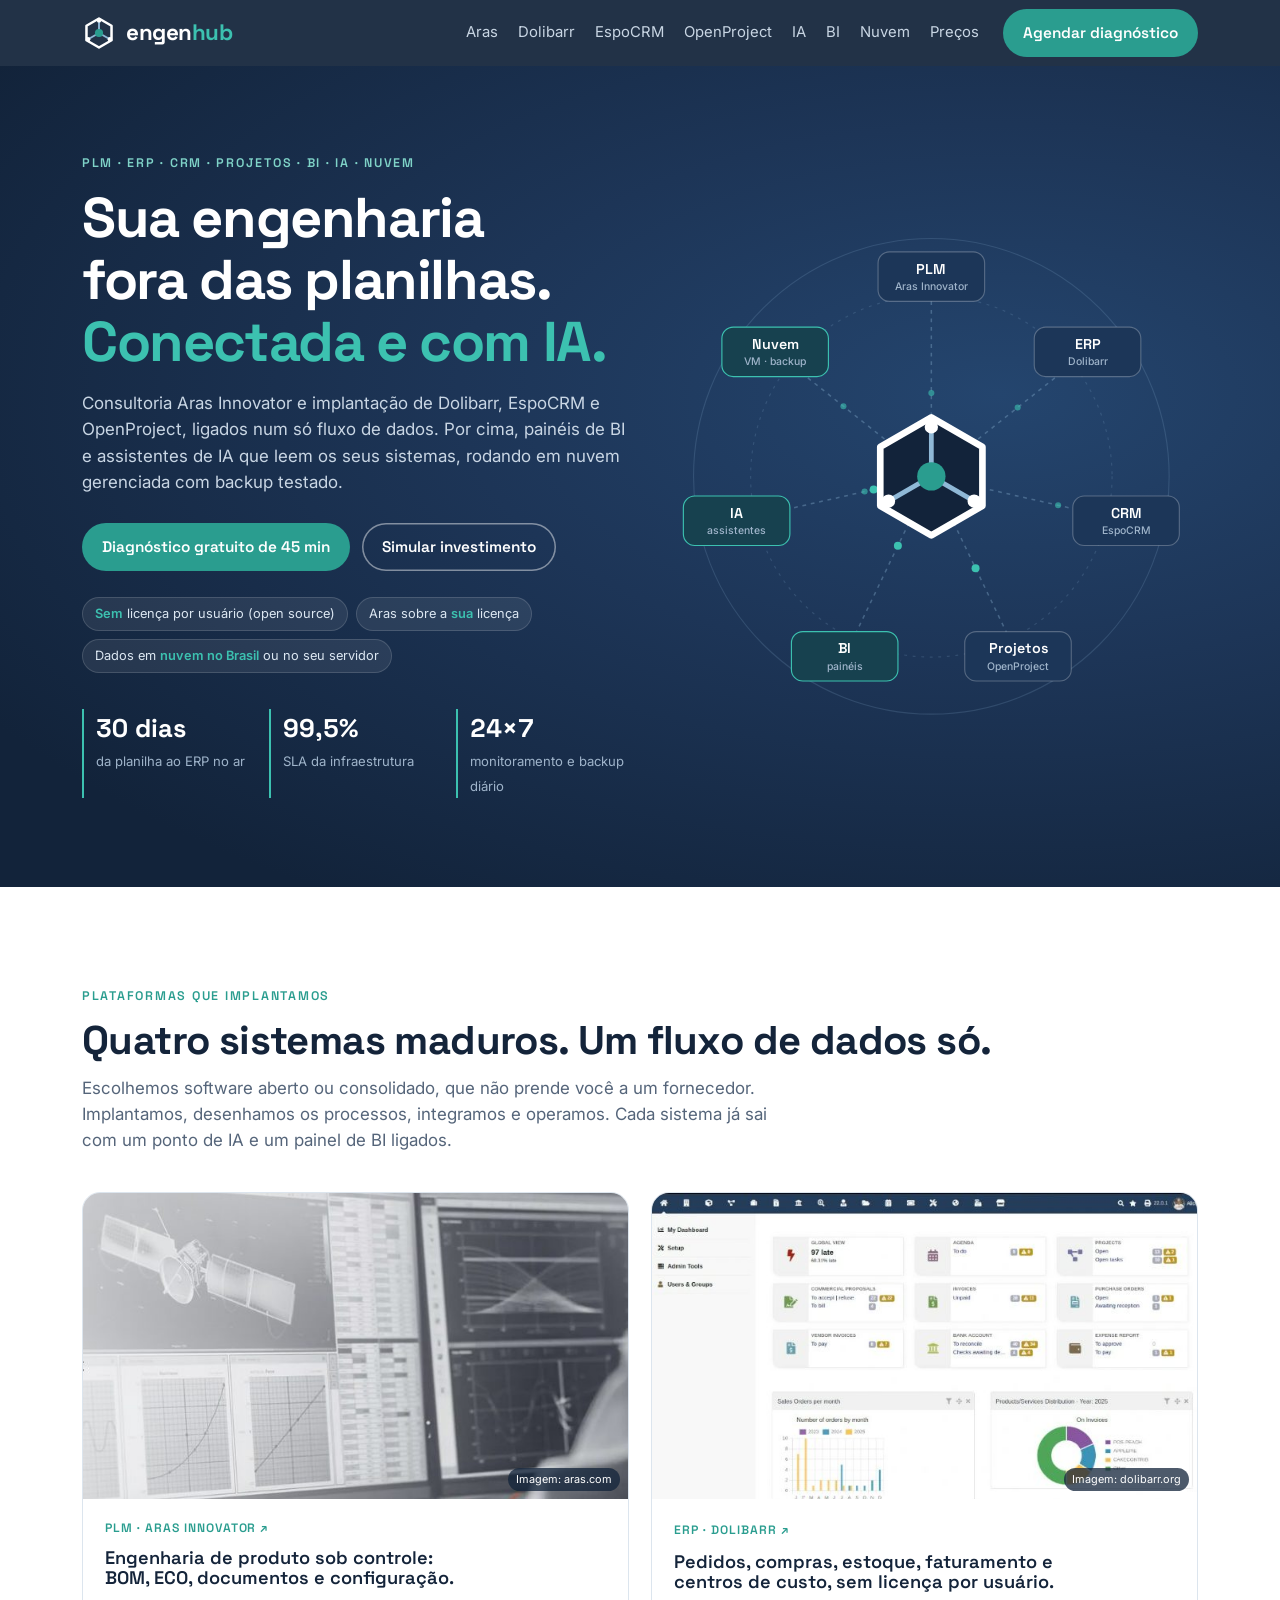
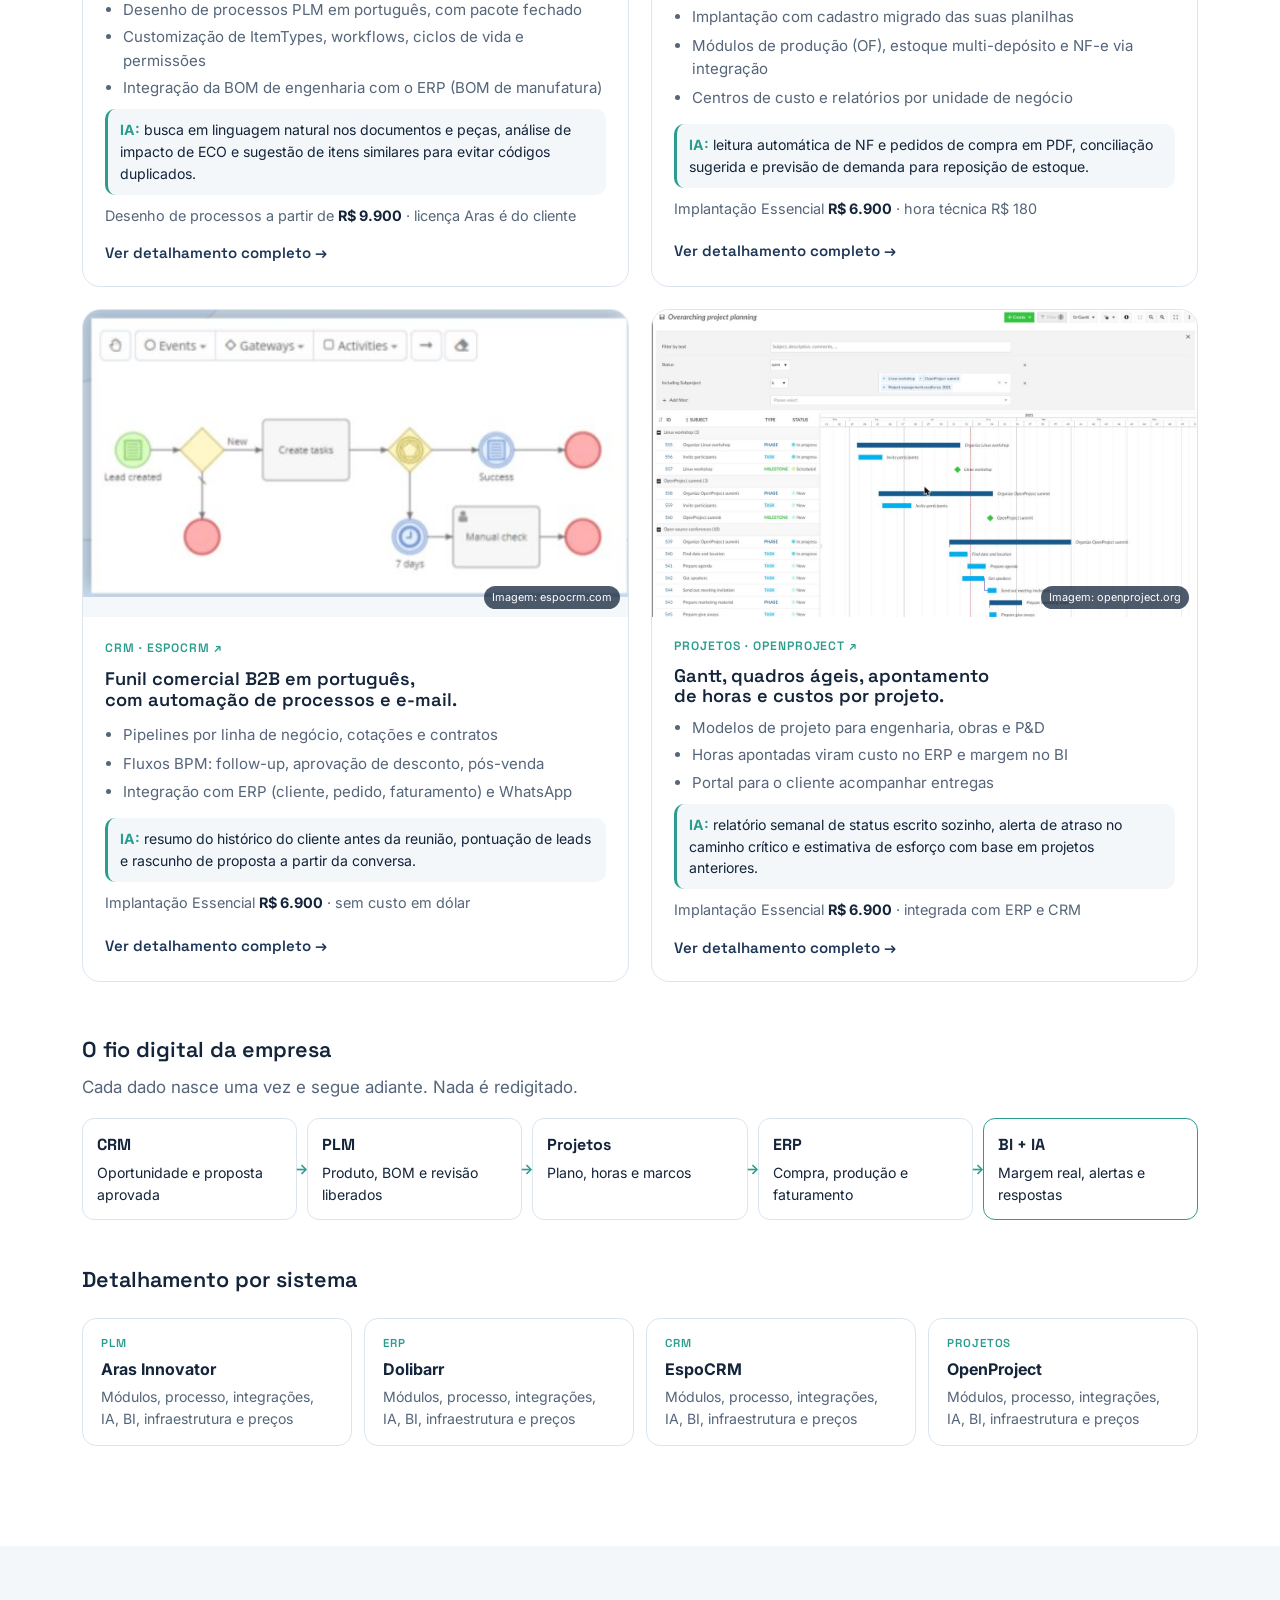
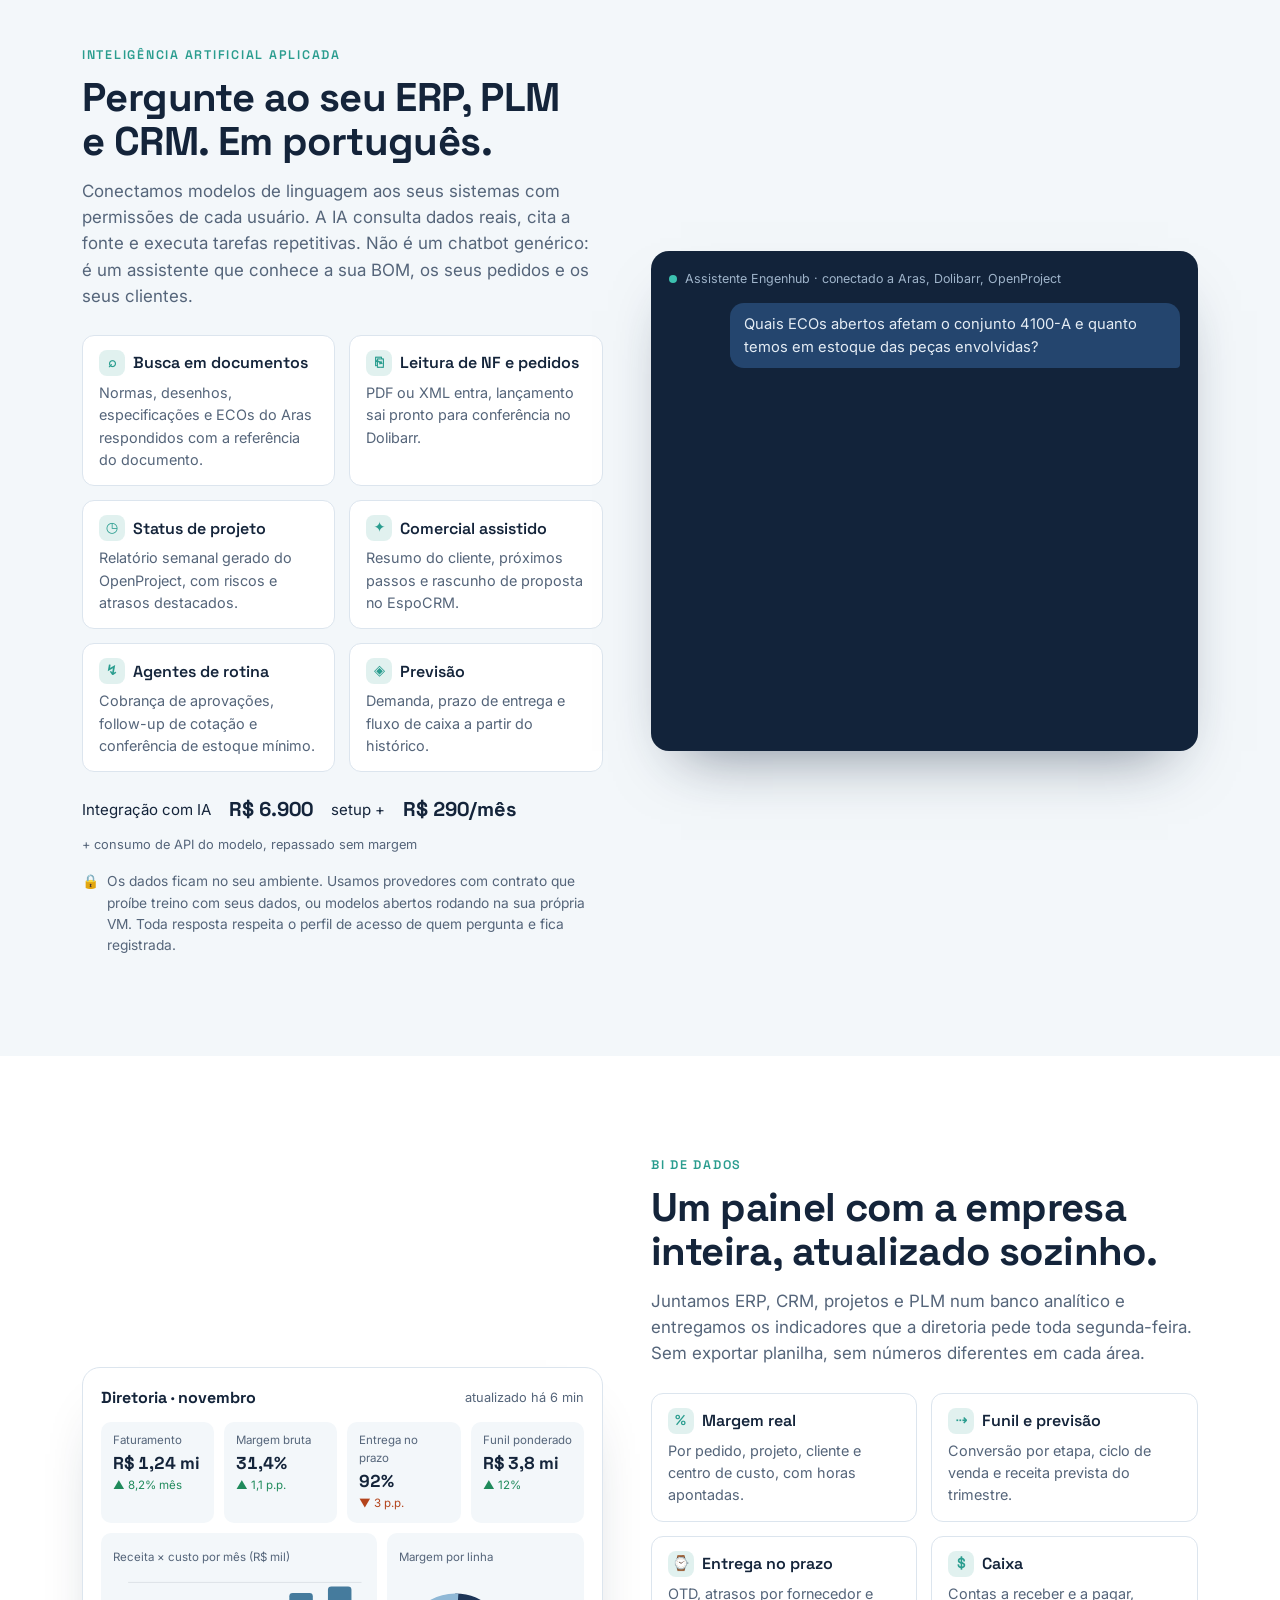
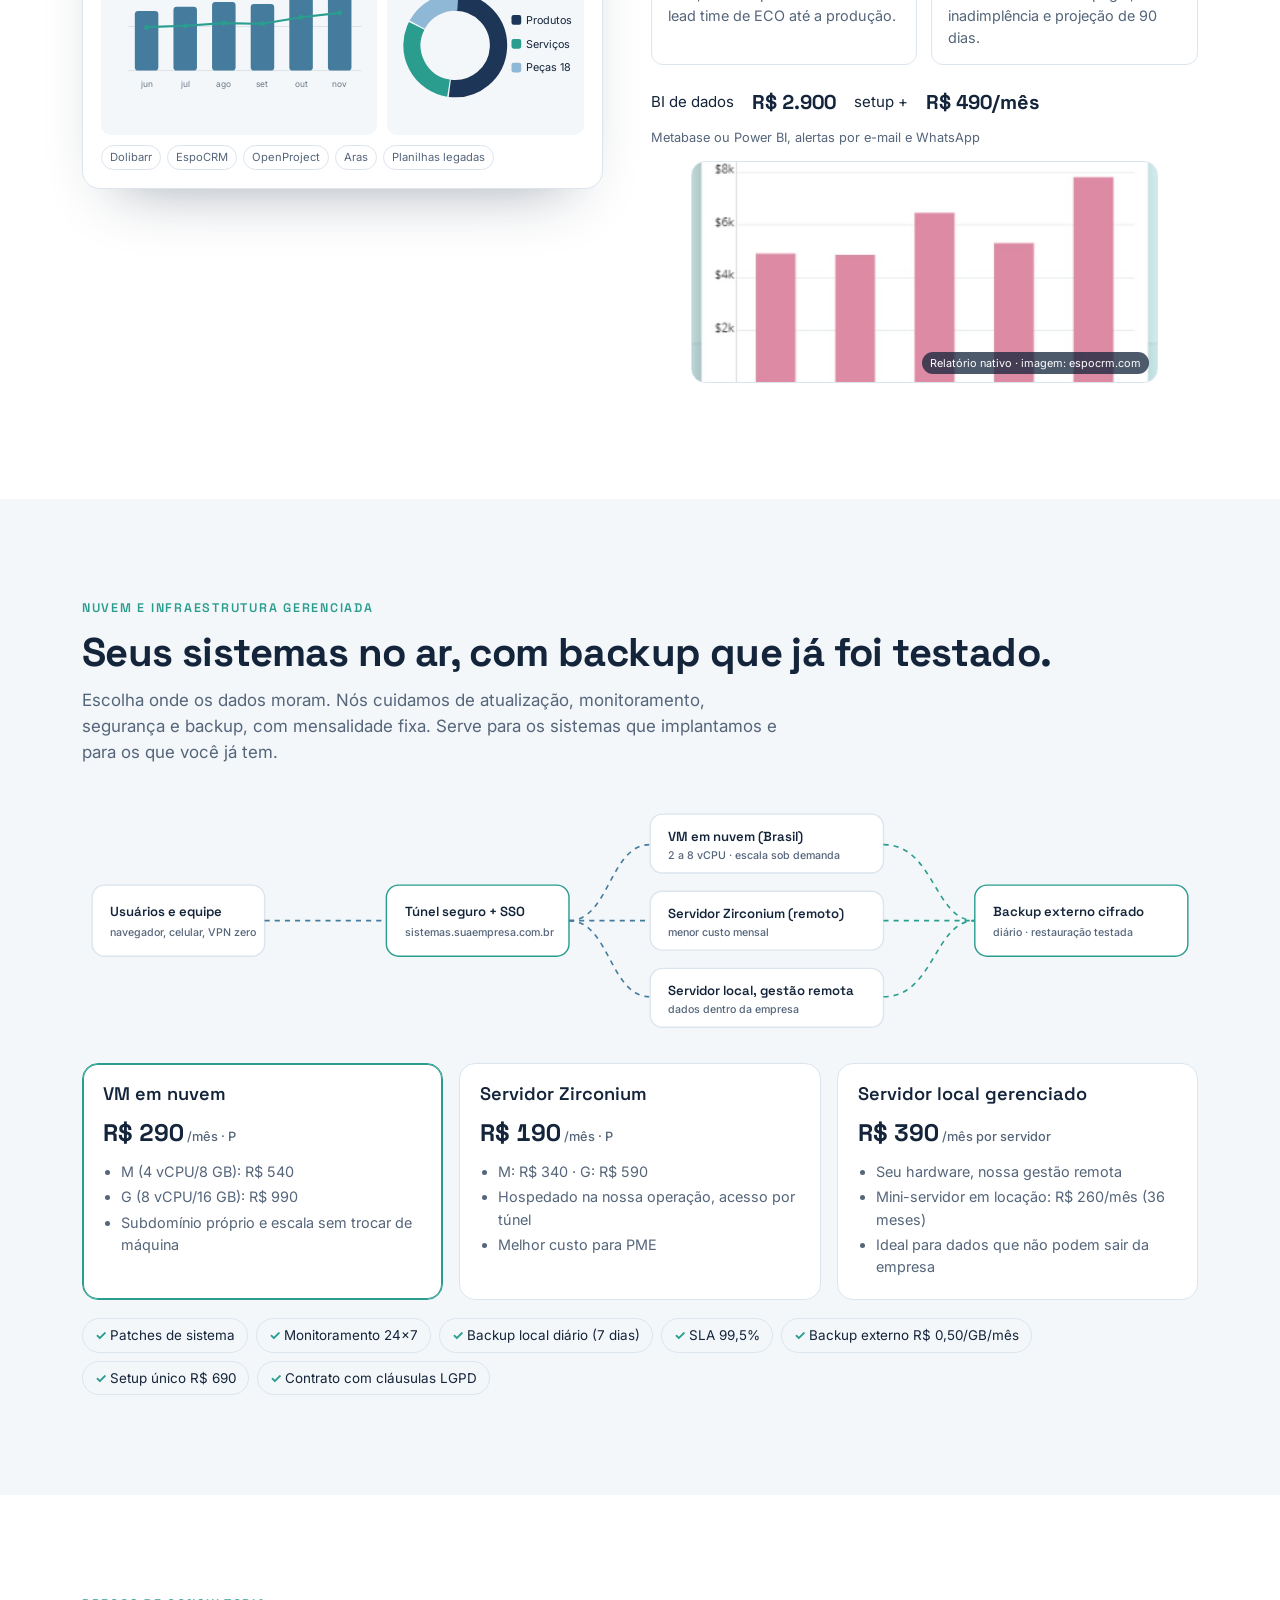
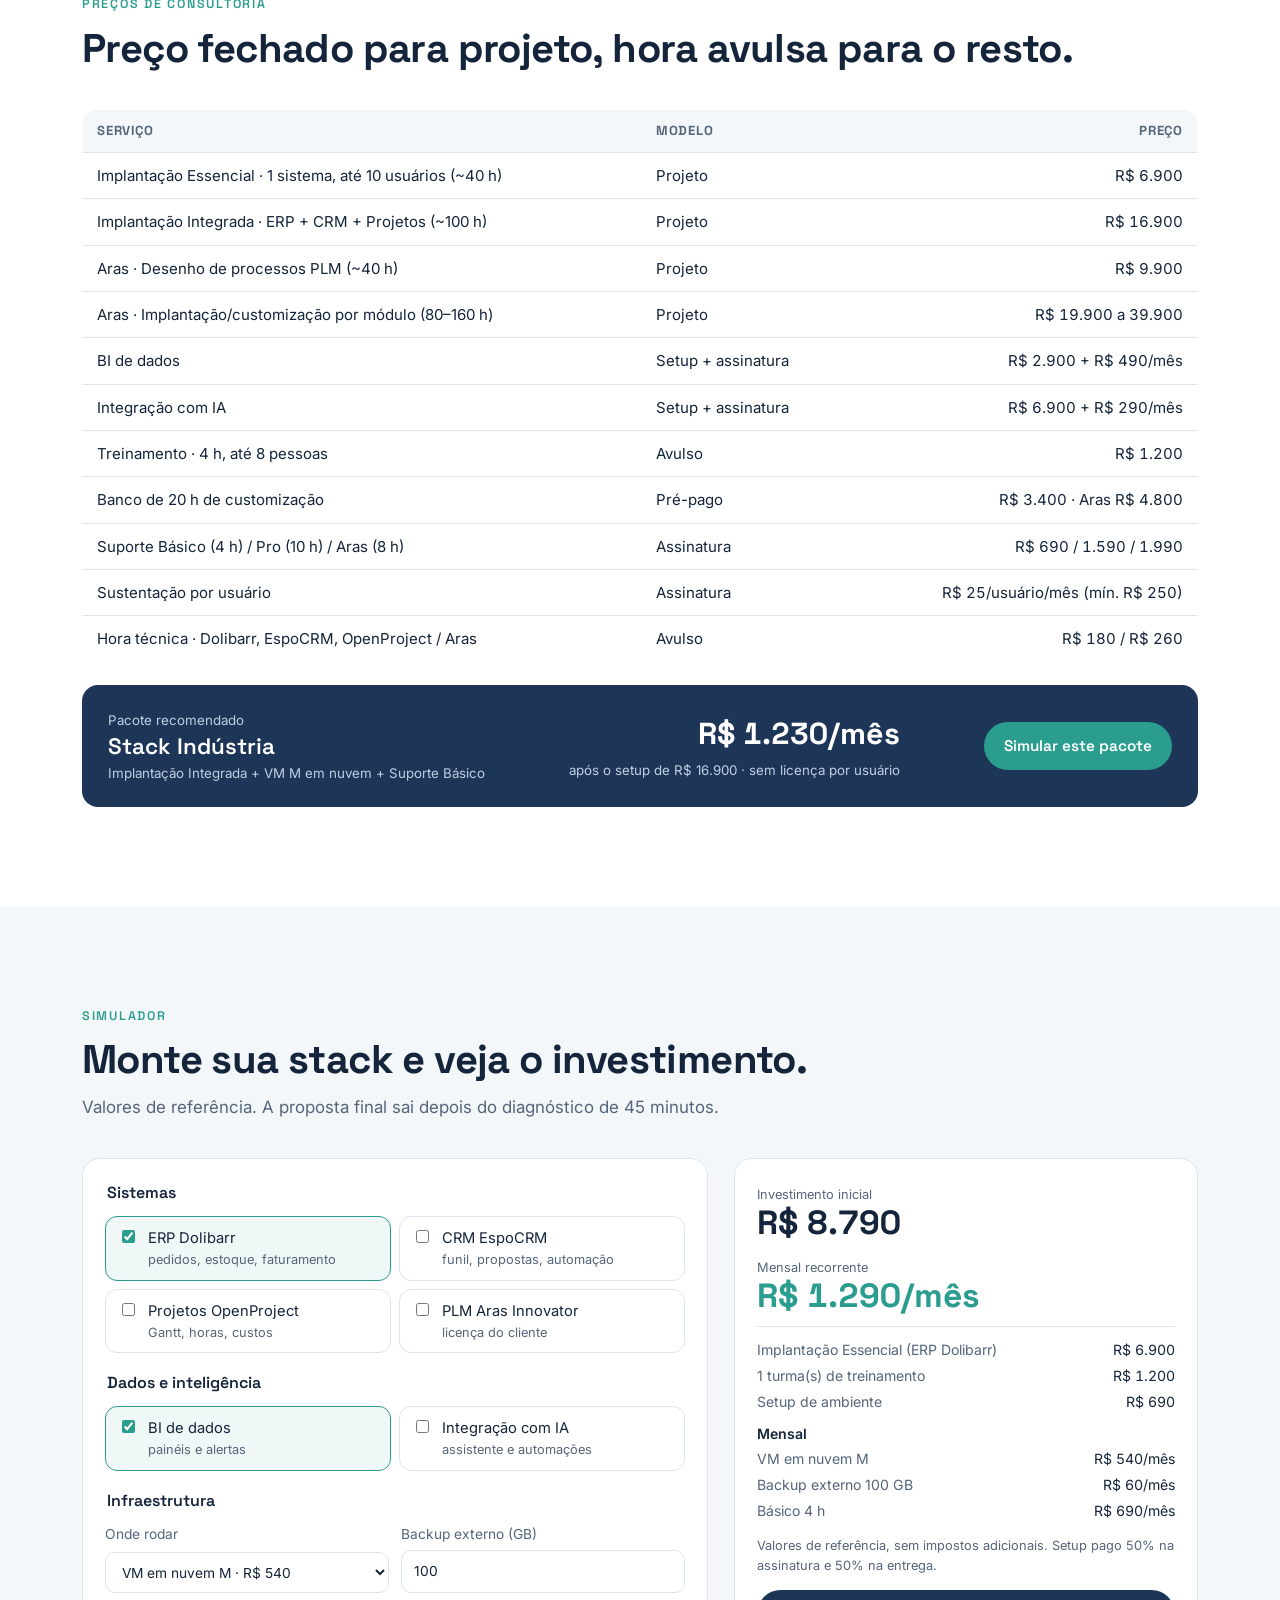
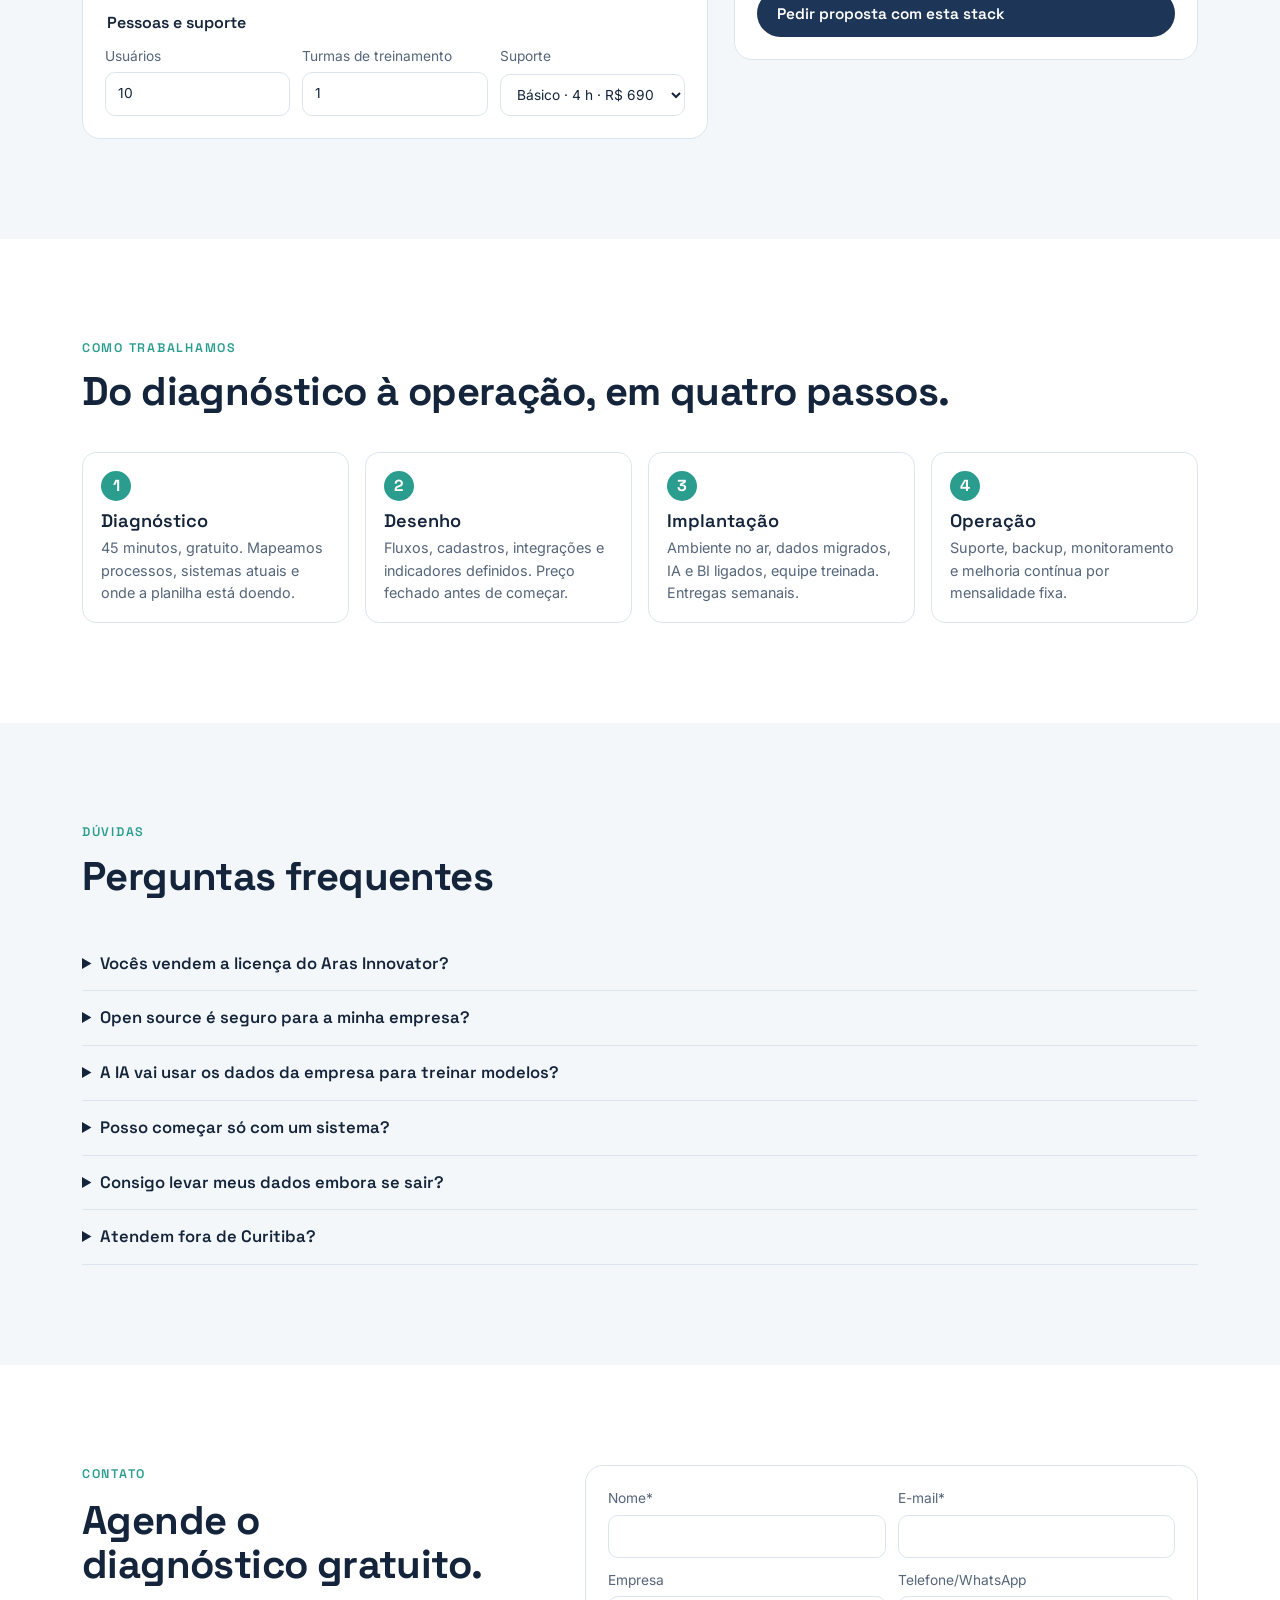
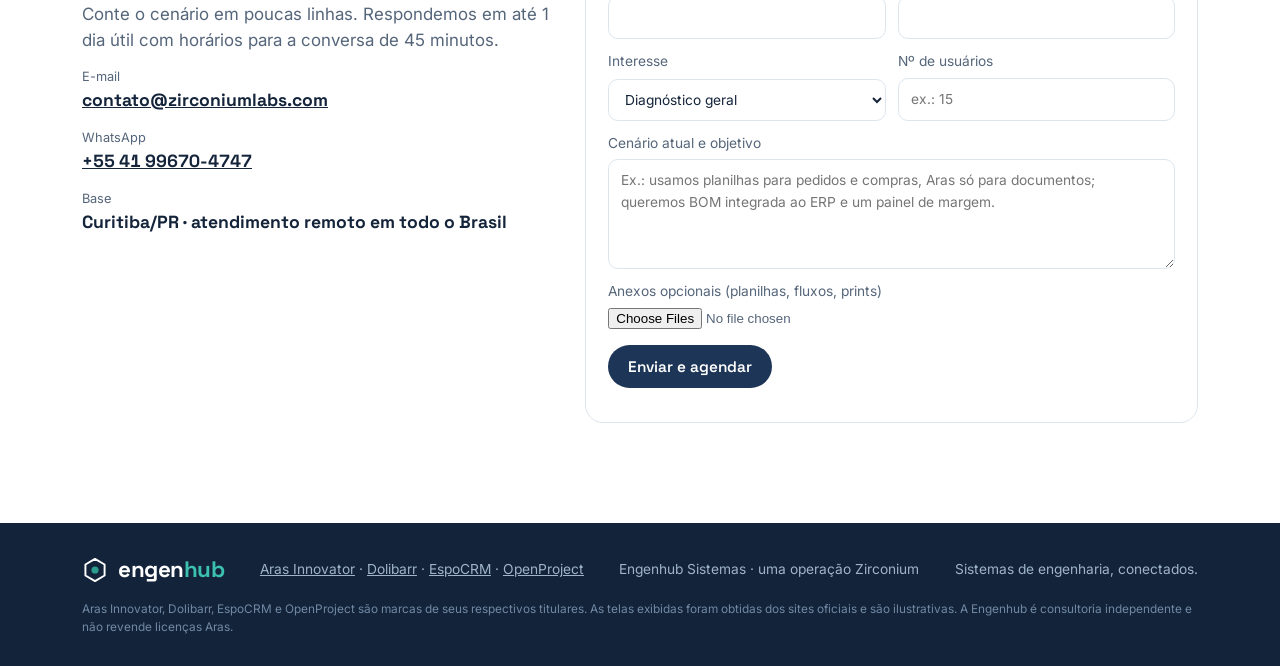
<file: index.html>
<!DOCTYPE html>
<html lang="pt-BR">
<head>
<meta charset="utf-8">
<meta name="viewport" content="width=device-width, initial-scale=1">
<title>Engenhub – Sistemas de engenharia, conectados</title>
<meta name="description" content="Consultoria Aras Innovator, implantação de Dolibarr, EspoCRM e OpenProject, BI, IA aplicada e infraestrutura em nuvem gerenciada para indústria.">
<link rel="icon" href="data:image/svg+xml,%3Csvg xmlns=%27http://www.w3.org/2000/svg%27 viewBox=%27-4 -4 108 108%27%3E%3Cpolygon points=%2750,4 10.2,27 10.2,73 50,96 89.8,73 89.8,27%27 fill=%27none%27 stroke=%27%231D3557%27 stroke-width=%278%27 stroke-linejoin=%27round%27/%3E%3Ccircle cx=%2750%27 cy=%2750%27 r=%2716%27 fill=%27%232A9D8F%27/%3E%3C/svg%3E">
<link rel="preconnect" href="https://fonts.googleapis.com">
<link rel="preconnect" href="https://fonts.gstatic.com" crossorigin>
<link href="https://fonts.googleapis.com/css2?family=Space+Grotesk:wght@500;600;700&family=Inter:wght@400;500;600&display=swap" rel="stylesheet">
<link rel="stylesheet" href="assets/engenhub.css">
</head>
<body>

<header class="top">
  <div class="wrap">
    <a class="brand" href="#inicio" aria-label="Engenhub, início">
      <svg viewBox="-4 -4 108 108" aria-hidden="true">
        <polygon points="50,4 10.2,27 10.2,73 50,96 89.8,73 89.8,27" fill="none" stroke="#FFFFFF" stroke-width="8" stroke-linejoin="round"/>
        <line x1="50" y1="50" x2="50" y2="10" stroke="#8FB8D6" stroke-width="6"/><line x1="50" y1="50" x2="15.4" y2="70" stroke="#8FB8D6" stroke-width="6"/><line x1="50" y1="50" x2="84.6" y2="70" stroke="#8FB8D6" stroke-width="6"/>
        <circle cx="50" cy="10" r="7" fill="#FFFFFF"/><circle cx="15.4" cy="70" r="7" fill="#FFFFFF"/><circle cx="84.6" cy="70" r="7" fill="#FFFFFF"/>
        <circle cx="50" cy="50" r="13" fill="#2A9D8F"/>
      </svg>
      <b>engen<span>hub</span></b>
    </a>
    <nav class="main" aria-label="Seções">
      <a href="aras.html">Aras</a>
      <a href="dolibarr.html">Dolibarr</a>
      <a href="espocrm.html">EspoCRM</a>
      <a href="openproject.html">OpenProject</a>
      <a href="#ia">IA</a>
      <a href="#bi">BI</a>
      <a href="#nuvem">Nuvem</a>
      <a href="#precos">Preços</a>
                </nav>
    <a class="btn btn-teal" href="#orcamento">Agendar diagnóstico</a>
  </div>
</header>

<main id="inicio">
<section class="hero" aria-labelledby="h-hero">
  <div class="wrap">
    <div>
      <p class="kicker" style="color:#7FD3C8">PLM · ERP · CRM · Projetos · BI · IA · Nuvem</p>
      <h1 id="h-hero" style="margin-top:14px">Sua engenharia<br>fora das planilhas.<br><em>Conectada e com IA.</em></h1>
      <p class="lead">Consultoria Aras Innovator e implantação de Dolibarr, EspoCRM e OpenProject, ligados num só fluxo de dados. Por cima, painéis de BI e assistentes de IA que leem os seus sistemas, rodando em nuvem gerenciada com backup testado.</p>
      <div class="ctas">
        <a class="btn btn-teal" href="#orcamento">Diagnóstico gratuito de 45 min</a>
        <a class="btn btn-ghost" href="#simulador">Simular investimento</a>
      </div>
      <div class="chips">
        <span class="chip"><b>Sem</b> licença por usuário (open source)</span>
        <span class="chip">Aras sobre a <b>sua</b> licença</span>
        <span class="chip">Dados em <b>nuvem no Brasil</b> ou no seu servidor</span>
      </div>
      <div class="hero-stats">
        <div><b class="num">30 dias</b><small>da planilha ao ERP no ar</small></div>
        <div><b class="num">99,5%</b><small>SLA da infraestrutura</small></div>
        <div><b class="num">24×7</b><small>monitoramento e backup diário</small></div>
      </div>
    </div>
    <div class="hubbox" aria-hidden="true">
      <svg viewBox="0 0 560 560" id="hub">
        <circle class="ring" cx="280" cy="280" r="250"/>
        <circle class="ring" cx="280" cy="280" r="190" style="stroke-dasharray:3 6"/>
        <g id="spokes"></g>
        <g id="pulses"></g>
        <g transform="translate(280 280)">
          <polygon points="0,-62 -53.7,-31 -53.7,31 0,62 53.7,31 53.7,-31" fill="#12233A" stroke="#FFFFFF" stroke-width="7" stroke-linejoin="round"/>
          <line x1="0" y1="0" x2="0" y2="-52" stroke="#8FB8D6" stroke-width="5"/><line x1="0" y1="0" x2="-45" y2="26" stroke="#8FB8D6" stroke-width="5"/><line x1="0" y1="0" x2="45" y2="26" stroke="#8FB8D6" stroke-width="5"/>
          <circle cx="0" cy="-52" r="7" fill="#FFF"/><circle cx="-45" cy="26" r="7" fill="#FFF"/><circle cx="45" cy="26" r="7" fill="#FFF"/>
          <circle r="15" fill="#2A9D8F"><animate attributeName="r" values="14;17;14" dur="2.4s" repeatCount="indefinite"/></circle>
        </g>
        <g id="nodes"></g>
      </svg>
    </div>
  </div>
</section>

<section id="plataformas" aria-labelledby="h-plat">
  <div class="wrap">
    <div class="sec-head">
      <p class="kicker">Plataformas que implantamos</p>
      <h2 id="h-plat">Quatro sistemas maduros. Um fluxo de dados só.</h2>
      <p class="lead">Escolhemos software aberto ou consolidado, que não prende você a um fornecedor. Implantamos, desenhamos os processos, integramos e operamos. Cada sistema já sai com um ponto de IA e um painel de BI ligados.</p>
    </div>
    <div class="plats">
      <article class="plat">
        <figure><img src="img/aras-engenharia.jpg" alt="Engenheiro analisando modelo 3D de satélite e curvas de engenharia em monitores" loading="lazy"><figcaption>Imagem: aras.com</figcaption></figure>
        <div class="body">
          <a class="tag" href="aras.html" style="text-decoration:none">PLM · Aras Innovator ↗</a>
          <h3>Engenharia de produto sob controle: BOM, ECO, documentos e configuração.</h3>
          <ul>
            <li>Desenho de processos PLM em português, com pacote fechado</li>
            <li>Customização de ItemTypes, workflows, ciclos de vida e permissões</li>
            <li>Integração da BOM de engenharia com o ERP (BOM de manufatura)</li>
          </ul>
          <p class="ai"><b>IA:</b> busca em linguagem natural nos documentos e peças, análise de impacto de ECO e sugestão de itens similares para evitar códigos duplicados.</p>
          <p class="price">Desenho de processos a partir de <b>R$ 9.900</b> · licença Aras é do cliente</p>
          <a class="more" href="aras.html">Ver detalhamento completo →</a>
        </div>
      </article>
      <article class="plat">
        <figure><img src="img/dolibarr-dashboard.jpg" alt="Painel do Dolibarr com propostas, faturas, pedidos de compra e gráficos de vendas" loading="lazy"><figcaption>Imagem: dolibarr.org</figcaption></figure>
        <div class="body">
          <a class="tag" href="dolibarr.html" style="text-decoration:none">ERP · Dolibarr ↗</a>
          <h3>Pedidos, compras, estoque, faturamento e centros de custo, sem licença por usuário.</h3>
          <ul>
            <li>Implantação com cadastro migrado das suas planilhas</li>
            <li>Módulos de produção (OF), estoque multi-depósito e NF-e via integração</li>
            <li>Centros de custo e relatórios por unidade de negócio</li>
          </ul>
          <p class="ai"><b>IA:</b> leitura automática de NF e pedidos de compra em PDF, conciliação sugerida e previsão de demanda para reposição de estoque.</p>
          <p class="price">Implantação Essencial <b>R$ 6.900</b> · hora técnica R$ 180</p>
          <a class="more" href="dolibarr.html">Ver detalhamento completo →</a>
        </div>
      </article>
      <article class="plat">
        <figure><img src="img/espocrm-bpm.jpg" alt="Editor de fluxo BPM do EspoCRM com eventos, gateways e tarefas" loading="lazy" style="object-fit:contain;background:#F4F8FB"><figcaption>Imagem: espocrm.com</figcaption></figure>
        <div class="body">
          <a class="tag" href="espocrm.html" style="text-decoration:none">CRM · EspoCRM ↗</a>
          <h3>Funil comercial B2B em português, com automação de processos e e-mail.</h3>
          <ul>
            <li>Pipelines por linha de negócio, cotações e contratos</li>
            <li>Fluxos BPM: follow-up, aprovação de desconto, pós-venda</li>
            <li>Integração com ERP (cliente, pedido, faturamento) e WhatsApp</li>
          </ul>
          <p class="ai"><b>IA:</b> resumo do histórico do cliente antes da reunião, pontuação de leads e rascunho de proposta a partir da conversa.</p>
          <p class="price">Implantação Essencial <b>R$ 6.900</b> · sem custo em dólar</p>
          <a class="more" href="espocrm.html">Ver detalhamento completo →</a>
        </div>
      </article>
      <article class="plat">
        <figure><img src="img/openproject-gantt.jpg" alt="Gráfico de Gantt do OpenProject com fases, marcos e dependências" loading="lazy"><figcaption>Imagem: openproject.org</figcaption></figure>
        <div class="body">
          <a class="tag" href="openproject.html" style="text-decoration:none">Projetos · OpenProject ↗</a>
          <h3>Gantt, quadros ágeis, apontamento de horas e custos por projeto.</h3>
          <ul>
            <li>Modelos de projeto para engenharia, obras e P&amp;D</li>
            <li>Horas apontadas viram custo no ERP e margem no BI</li>
            <li>Portal para o cliente acompanhar entregas</li>
          </ul>
          <p class="ai"><b>IA:</b> relatório semanal de status escrito sozinho, alerta de atraso no caminho crítico e estimativa de esforço com base em projetos anteriores.</p>
          <p class="price">Implantação Essencial <b>R$ 6.900</b> · integrada com ERP e CRM</p>
          <a class="more" href="openproject.html">Ver detalhamento completo →</a>
        </div>
      </article>
    </div>

    <div class="sec-head" style="margin:56px 0 18px">
      <h3 style="font-size:1.35rem">O fio digital da empresa</h3>
      <p class="lead">Cada dado nasce uma vez e segue adiante. Nada é redigitado.</p>
    </div>
    <div class="thread">
      <div><b>CRM</b>Oportunidade e proposta aprovada</div>
      <div><b>PLM</b>Produto, BOM e revisão liberados</div>
      <div><b>Projetos</b>Plano, horas e marcos</div>
      <div><b>ERP</b>Compra, produção e faturamento</div>
      <div style="border-color:var(--teal)"><b>BI + IA</b>Margem real, alertas e respostas</div>
    </div>
    <h3 style="margin-top:48px;font-size:1.35rem">Detalhamento por sistema</h3>
    <div class="sysnav"><a class="oth" href="aras.html"><small>PLM</small><b>Aras Innovator</b><span>Módulos, processo, integrações, IA, BI, infraestrutura e preços</span></a><a class="oth" href="dolibarr.html"><small>ERP</small><b>Dolibarr</b><span>Módulos, processo, integrações, IA, BI, infraestrutura e preços</span></a><a class="oth" href="espocrm.html"><small>CRM</small><b>EspoCRM</b><span>Módulos, processo, integrações, IA, BI, infraestrutura e preços</span></a><a class="oth" href="openproject.html"><small>Projetos</small><b>OpenProject</b><span>Módulos, processo, integrações, IA, BI, infraestrutura e preços</span></a></div>
  </div>
</section>

<section id="ia" class="alt" aria-labelledby="h-ia">
  <div class="wrap pillar">
    <div>
      <p class="kicker">Inteligência artificial aplicada</p>
      <h2 id="h-ia" style="margin-top:10px">Pergunte ao seu ERP, PLM e CRM. Em português.</h2>
      <p class="lead" style="margin-top:14px">Conectamos modelos de linguagem aos seus sistemas com permissões de cada usuário. A IA consulta dados reais, cita a fonte e executa tarefas repetitivas. Não é um chatbot genérico: é um assistente que conhece a sua BOM, os seus pedidos e os seus clientes.</p>
      <div class="uses">
        <div class="use"><h3><span class="ic">⌕</span>Busca em documentos</h3><p>Normas, desenhos, especificações e ECOs do Aras respondidos com a referência do documento.</p></div>
        <div class="use"><h3><span class="ic">⎘</span>Leitura de NF e pedidos</h3><p>PDF ou XML entra, lançamento sai pronto para conferência no Dolibarr.</p></div>
        <div class="use"><h3><span class="ic">◷</span>Status de projeto</h3><p>Relatório semanal gerado do OpenProject, com riscos e atrasos destacados.</p></div>
        <div class="use"><h3><span class="ic">✦</span>Comercial assistido</h3><p>Resumo do cliente, próximos passos e rascunho de proposta no EspoCRM.</p></div>
        <div class="use"><h3><span class="ic">↯</span>Agentes de rotina</h3><p>Cobrança de aprovações, follow-up de cotação e conferência de estoque mínimo.</p></div>
        <div class="use"><h3><span class="ic">◈</span>Previsão</h3><p>Demanda, prazo de entrega e fluxo de caixa a partir do histórico.</p></div>
      </div>
      <div class="offer"><span>Integração com IA</span><span class="p num">R$ 6.900</span><span>setup +</span><span class="p num">R$ 290/mês</span><span class="note">+ consumo de API do modelo, repassado sem margem</span></div>
      <p class="guard"><span style="color:var(--hi)">🔒</span><span>Os dados ficam no seu ambiente. Usamos provedores com contrato que proíbe treino com seus dados, ou modelos abertos rodando na sua própria VM. Toda resposta respeita o perfil de acesso de quem pergunta e fica registrada.</span></p>
    </div>
    <div class="chat" id="chat" aria-label="Exemplo de conversa com o assistente">
      <div class="bar"><i></i> Assistente Engenhub · conectado a Aras, Dolibarr, OpenProject</div>
      <div class="msg u">Quais ECOs abertos afetam o conjunto 4100-A e quanto temos em estoque das peças envolvidas?</div>
      <div class="msg a">Há <b>2 ECOs abertos</b> que afetam o 4100-A:
        <table><tr><td>ECO-0187 · troca do rolamento 6204</td><td>32 un.</td></tr><tr><td>ECO-0191 · nova chapa base rev. C</td><td>0 un.</td></tr></table>
        A chapa rev. C não tem pedido de compra. Quer que eu abra uma solicitação no Dolibarr?
        <small>Fontes: Aras › ECO-0187, ECO-0191 · Dolibarr › Estoque, depósito CWB</small></div>
      <div class="msg u">Sim, 20 unidades, fornecedor habitual.</div>
      <div class="msg a">Solicitação <b>SC-2611-014</b> criada para 20 un. no fornecedor Metalúrgica Alfa, aguardando sua aprovação. Também avisei a tarefa “Liberação rev. C” no OpenProject.
        <small>Ações: Dolibarr › SC-2611-014 · OpenProject › #642</small></div>
    </div>
  </div>
</section>

<section id="bi" aria-labelledby="h-bi">
  <div class="wrap pillar rev">
    <div>
      <p class="kicker">BI de dados</p>
      <h2 id="h-bi" style="margin-top:10px">Um painel com a empresa inteira, atualizado sozinho.</h2>
      <p class="lead" style="margin-top:14px">Juntamos ERP, CRM, projetos e PLM num banco analítico e entregamos os indicadores que a diretoria pede toda segunda-feira. Sem exportar planilha, sem números diferentes em cada área.</p>
      <div class="uses">
        <div class="use"><h3><span class="ic">%</span>Margem real</h3><p>Por pedido, projeto, cliente e centro de custo, com horas apontadas.</p></div>
        <div class="use"><h3><span class="ic">⇢</span>Funil e previsão</h3><p>Conversão por etapa, ciclo de venda e receita prevista do trimestre.</p></div>
        <div class="use"><h3><span class="ic">⌚</span>Entrega no prazo</h3><p>OTD, atrasos por fornecedor e lead time de ECO até a produção.</p></div>
        <div class="use"><h3><span class="ic">$</span>Caixa</h3><p>Contas a receber e a pagar, inadimplência e projeção de 90 dias.</p></div>
      </div>
      <div class="offer"><span>BI de dados</span><span class="p num">R$ 2.900</span><span>setup +</span><span class="p num">R$ 490/mês</span><span class="note">Metabase ou Power BI, alertas por e-mail e WhatsApp</span></div>
      <figure class="shot"><img src="img/espocrm-relatorio.jpg" alt="Gráfico de receita mensal em relatório do EspoCRM" style="max-height:220px;object-fit:cover;object-position:center"><figcaption>Relatório nativo · imagem: espocrm.com</figcaption></figure>
    </div>
    <div class="dash" aria-label="Exemplo de painel de BI">
      <div class="hd"><b>Diretoria · novembro</b><span>atualizado há 6 min</span></div>
      <div class="kpis">
        <div class="kpi"><small>Faturamento</small><b class="num">R$ 1,24 mi</b><em>▲ 8,2% mês</em></div>
        <div class="kpi"><small>Margem bruta</small><b class="num">31,4%</b><em>▲ 1,1 p.p.</em></div>
        <div class="kpi"><small>Entrega no prazo</small><b class="num">92%</b><em class="dn">▼ 3 p.p.</em></div>
        <div class="kpi"><small>Funil ponderado</small><b class="num">R$ 3,8 mi</b><em>▲ 12%</em></div>
      </div>
      <div class="dgrid">
        <div class="panel"><small>Receita × custo por mês (R$ mil)</small>
          <svg viewBox="0 0 300 140" id="barc" role="img" aria-label="Barras de receita e linha de custo por mês"></svg></div>
        <div class="panel"><small>Margem por linha</small>
          <svg viewBox="0 0 160 140" id="donut" role="img" aria-label="Rosca de margem por linha"></svg></div>
      </div>
      <div class="src"><span>Dolibarr</span><span>EspoCRM</span><span>OpenProject</span><span>Aras</span><span>Planilhas legadas</span></div>
    </div>
  </div>
</section>

<section id="nuvem" class="alt" aria-labelledby="h-nuvem">
  <div class="wrap">
    <div class="sec-head">
      <p class="kicker">Nuvem e infraestrutura gerenciada</p>
      <h2 id="h-nuvem">Seus sistemas no ar, com backup que já foi testado.</h2>
      <p class="lead">Escolha onde os dados moram. Nós cuidamos de atualização, monitoramento, segurança e backup, com mensalidade fixa. Serve para os sistemas que implantamos e para os que você já tem.</p>
    </div>
    <svg class="cloudmap" viewBox="0 0 1100 230" role="img" aria-label="Arquitetura: usuários acessam por túnel seguro a VM em nuvem, servidor Zirconium ou servidor local; backup criptografado vai para outro local">
      <rect class="box" x="10" y="80" width="170" height="70" rx="12"/><text class="t" x="28" y="110">Usuários e equipe</text><text class="s" x="28" y="130">navegador, celular, VPN zero</text>
      <path class="ln" d="M180 115 H300"/>
      <rect class="box" x="300" y="80" width="180" height="70" rx="12" style="stroke:var(--teal)"/><text class="t" x="318" y="110">Túnel seguro + SSO</text><text class="s" x="318" y="130">sistemas.suaempresa.com.br</text>
      <path class="ln" d="M480 115 C520 115 520 40 560 40"/><path class="ln" d="M480 115 H560"/><path class="ln" d="M480 115 C520 115 520 190 560 190"/>
      <rect class="box" x="560" y="10" width="230" height="58" rx="12"/><text class="t" x="578" y="36">VM em nuvem (Brasil)</text><text class="s" x="578" y="54">2 a 8 vCPU · escala sob demanda</text>
      <rect class="box" x="560" y="86" width="230" height="58" rx="12"/><text class="t" x="578" y="112">Servidor Zirconium (remoto)</text><text class="s" x="578" y="130">menor custo mensal</text>
      <rect class="box" x="560" y="162" width="230" height="58" rx="12"/><text class="t" x="578" y="188">Servidor local, gestão remota</text><text class="s" x="578" y="206">dados dentro da empresa</text>
      <path class="ln bk" d="M790 40 C840 40 840 115 880 115"/><path class="ln bk" d="M790 115 H880"/><path class="ln bk" d="M790 190 C840 190 840 115 880 115"/>
      <rect class="box" x="880" y="80" width="210" height="70" rx="12" style="stroke:var(--teal)"/><text class="t" x="898" y="110">Backup externo cifrado</text><text class="s" x="898" y="130">diário · restauração testada</text>
    </svg>
    <div class="deploy" style="margin-top:26px">
      <div class="dep hot">
        <h3>VM em nuvem</h3>
        <p class="pr num">R$ 290<small> /mês · P</small></p>
        <ul><li>M (4 vCPU/8 GB): R$ 540</li><li>G (8 vCPU/16 GB): R$ 990</li><li>Subdomínio próprio e escala sem trocar de máquina</li></ul>
      </div>
      <div class="dep">
        <h3>Servidor Zirconium</h3>
        <p class="pr num">R$ 190<small> /mês · P</small></p>
        <ul><li>M: R$ 340 · G: R$ 590</li><li>Hospedado na nossa operação, acesso por túnel</li><li>Melhor custo para PME</li></ul>
      </div>
      <div class="dep">
        <h3>Servidor local gerenciado</h3>
        <p class="pr num">R$ 390<small> /mês por servidor</small></p>
        <ul><li>Seu hardware, nossa gestão remota</li><li>Mini-servidor em locação: R$ 260/mês (36 meses)</li><li>Ideal para dados que não podem sair da empresa</li></ul>
      </div>
    </div>
    <div class="incl">
      <span>Patches de sistema</span><span>Monitoramento 24×7</span><span>Backup local diário (7 dias)</span><span>SLA 99,5%</span><span>Backup externo R$ 0,50/GB/mês</span><span>Setup único R$ 690</span><span>Contrato com cláusulas LGPD</span>
    </div>
  </div>
</section>

<section id="precos" aria-labelledby="h-precos">
  <div class="wrap">
    <div class="sec-head">
      <p class="kicker">Preços de consultoria</p>
      <h2 id="h-precos">Preço fechado para projeto, hora avulsa para o resto.</h2>
    </div>
    <div class="tblwrap">
    <table class="tbl">
      <thead><tr><th>Serviço</th><th>Modelo</th><th style="text-align:right">Preço</th></tr></thead>
      <tbody>
        <tr><td>Implantação Essencial · 1 sistema, até 10 usuários (~40 h)</td><td>Projeto</td><td class="r">R$ 6.900</td></tr>
        <tr><td>Implantação Integrada · ERP + CRM + Projetos (~100 h)</td><td>Projeto</td><td class="r">R$ 16.900</td></tr>
        <tr><td>Aras · Desenho de processos PLM (~40 h)</td><td>Projeto</td><td class="r">R$ 9.900</td></tr>
        <tr><td>Aras · Implantação/customização por módulo (80–160 h)</td><td>Projeto</td><td class="r">R$ 19.900 a 39.900</td></tr>
        <tr><td>BI de dados</td><td>Setup + assinatura</td><td class="r">R$ 2.900 + R$ 490/mês</td></tr>
        <tr><td>Integração com IA</td><td>Setup + assinatura</td><td class="r">R$ 6.900 + R$ 290/mês</td></tr>
        <tr><td>Treinamento · 4 h, até 8 pessoas</td><td>Avulso</td><td class="r">R$ 1.200</td></tr>
        <tr><td>Banco de 20 h de customização</td><td>Pré-pago</td><td class="r">R$ 3.400 · Aras R$ 4.800</td></tr>
        <tr><td>Suporte Básico (4 h) / Pro (10 h) / Aras (8 h)</td><td>Assinatura</td><td class="r">R$ 690 / 1.590 / 1.990</td></tr>
        <tr><td>Sustentação por usuário</td><td>Assinatura</td><td class="r">R$ 25/usuário/mês (mín. R$ 250)</td></tr>
        <tr><td>Hora técnica · Dolibarr, EspoCRM, OpenProject / Aras</td><td>Avulso</td><td class="r">R$ 180 / R$ 260</td></tr>
      </tbody>
    </table>
    </div>
    <div class="pack">
      <div><small>Pacote recomendado</small><h3 style="font-size:1.4rem;margin-top:4px">Stack Indústria</h3><small>Implantação Integrada + VM M em nuvem + Suporte Básico</small></div>
      <div style="text-align:right"><b class="big num">R$ 1.230/mês</b><br><small>após o setup de R$ 16.900 · sem licença por usuário</small></div>
      <a class="btn btn-teal" href="#simulador" data-preset="stack">Simular este pacote</a>
    </div>
  </div>
</section>

<section id="simulador" class="alt" aria-labelledby="h-sim">
  <div class="wrap">
    <div class="sec-head">
      <p class="kicker">Simulador</p>
      <h2 id="h-sim">Monte sua stack e veja o investimento.</h2>
      <p class="lead">Valores de referência. A proposta final sai depois do diagnóstico de 45 minutos.</p>
    </div>
    <div class="sim">
      <form class="card" id="simf" onsubmit="return false">
        <fieldset><legend>Sistemas</legend>
          <div class="opts">
            <label class="opt"><input type="checkbox" name="sys" value="erp" checked><span>ERP Dolibarr<small>pedidos, estoque, faturamento</small></span></label>
            <label class="opt"><input type="checkbox" name="sys" value="crm"><span>CRM EspoCRM<small>funil, propostas, automação</small></span></label>
            <label class="opt"><input type="checkbox" name="sys" value="proj"><span>Projetos OpenProject<small>Gantt, horas, custos</small></span></label>
            <label class="opt"><input type="checkbox" id="aras"><span>PLM Aras Innovator<small>licença do cliente</small></span></label>
          </div>
          <div class="row" style="margin-top:10px" id="arasRow" hidden>
            <label class="f">Módulos Aras a customizar<input type="number" id="arasMod" min="0" max="8" value="0"></label>
            <label class="f">Complexidade por módulo<select id="arasCx"><option value="19900">Padrão (~80 h)</option><option value="29900">Média (~120 h)</option><option value="39900">Alta (~160 h)</option></select></label>
          </div>
        </fieldset>
        <fieldset><legend>Dados e inteligência</legend>
          <div class="opts">
            <label class="opt"><input type="checkbox" id="bi" checked><span>BI de dados<small>painéis e alertas</small></span></label>
            <label class="opt"><input type="checkbox" id="ia"><span>Integração com IA<small>assistente e automações</small></span></label>
          </div>
        </fieldset>
        <fieldset><legend>Infraestrutura</legend>
          <div class="row">
            <label class="f">Onde rodar<select id="infra">
              <option value="none">Já tenho infraestrutura</option>
              <option value="vmP">VM em nuvem P · R$ 290</option>
              <option value="vmM" selected>VM em nuvem M · R$ 540</option>
              <option value="vmG">VM em nuvem G · R$ 990</option>
              <option value="zP">Servidor Zirconium P · R$ 190</option>
              <option value="zM">Servidor Zirconium M · R$ 340</option>
              <option value="zG">Servidor Zirconium G · R$ 590</option>
              <option value="loc">Servidor local gerenciado · R$ 390</option>
              <option value="locR">Local + mini-servidor em locação · R$ 650</option>
            </select></label>
            <label class="f">Backup externo (GB)<input type="number" id="bk" min="0" step="10" value="100"></label>
          </div>
        </fieldset>
        <fieldset style="margin-bottom:0"><legend>Pessoas e suporte</legend>
          <div class="row">
            <label class="f">Usuários<input type="number" id="users" min="1" value="10"></label>
            <label class="f">Turmas de treinamento<input type="number" id="trein" min="0" value="1"></label>
            <label class="f">Suporte<select id="sup">
              <option value="0">Sem plano</option>
              <option value="690" selected>Básico · 4 h · R$ 690</option>
              <option value="1590">Pro · 10 h · R$ 1.590</option>
              <option value="1990">Aras · 8 h · R$ 1.990</option>
            </select></label>
          </div>
        </fieldset>
      </form>
      <aside class="card total" aria-live="polite">
        <div><small class="note">Investimento inicial</small><div class="big num" id="tSetup">—</div></div>
        <div><small class="note">Mensal recorrente</small><div class="big num" id="tMes" style="color:var(--hi)">—</div></div>
        <div class="lines" id="tLines"></div>
        <p class="note" id="tNote"></p>
        <a class="btn btn-primary" href="#orcamento" id="useSim">Pedir proposta com esta stack</a>
      </aside>
    </div>
  </div>
</section>

<section id="como" aria-labelledby="h-como">
  <div class="wrap">
    <div class="sec-head"><p class="kicker">Como trabalhamos</p><h2 id="h-como">Do diagnóstico à operação, em quatro passos.</h2></div>
    <div class="steps">
      <div class="step"><h3>Diagnóstico</h3><p>45 minutos, gratuito. Mapeamos processos, sistemas atuais e onde a planilha está doendo.</p></div>
      <div class="step"><h3>Desenho</h3><p>Fluxos, cadastros, integrações e indicadores definidos. Preço fechado antes de começar.</p></div>
      <div class="step"><h3>Implantação</h3><p>Ambiente no ar, dados migrados, IA e BI ligados, equipe treinada. Entregas semanais.</p></div>
      <div class="step"><h3>Operação</h3><p>Suporte, backup, monitoramento e melhoria contínua por mensalidade fixa.</p></div>
    </div>
  </div>
</section>

<section id="faq" class="alt" aria-labelledby="h-faq">
  <div class="wrap">
    <div class="sec-head"><p class="kicker">Dúvidas</p><h2 id="h-faq">Perguntas frequentes</h2></div>
    <details><summary>Vocês vendem a licença do Aras Innovator?</summary><p>Não. A licença e a assinatura são contratadas pelo cliente diretamente com a Aras. Nós fazemos o desenho de processos, a customização, as integrações e o suporte em português.</p></details>
    <details><summary>Open source é seguro para a minha empresa?</summary><p>Dolibarr, EspoCRM e OpenProject têm anos de uso em empresas no mundo todo e código auditável. Mantemos as versões atualizadas, com patches de segurança, backup diário e acesso por túnel com autenticação única.</p></details>
    <details><summary>A IA vai usar os dados da empresa para treinar modelos?</summary><p>Não. Usamos provedores com contrato que proíbe esse uso ou modelos abertos rodando na sua VM. O assistente só enxerga o que o usuário que pergunta pode ver, e cada consulta fica registrada.</p></details>
    <details><summary>Posso começar só com um sistema?</summary><p>Sim. A Implantação Essencial cobre um sistema para até 10 usuários. Os demais entram depois, já integrados ao primeiro.</p></details>
    <details><summary>Consigo levar meus dados embora se sair?</summary><p>Sim. Os sistemas são abertos e o banco de dados é seu. Entregamos exportação completa e o procedimento de restauração documentado.</p></details>
    <details><summary>Atendem fora de Curitiba?</summary><p>Sim. Diagnóstico, implantação e suporte são remotos. Visitas presenciais em Curitiba e região são combinadas no projeto.</p></details>
  </div>
</section>

<section id="orcamento" aria-labelledby="h-orc">
  <div class="wrap contact">
    <div class="cinfo">
      <p class="kicker">Contato</p>
      <h2 id="h-orc">Agende o diagnóstico gratuito.</h2>
      <p class="lead">Conte o cenário em poucas linhas. Respondemos em até 1 dia útil com horários para a conversa de 45 minutos.</p>
      <div><small>E-mail</small><b><a href="mailto:contato@zirconiumlabs.com" style="color:inherit">contato@zirconiumlabs.com</a></b></div>
      <div><small>WhatsApp</small><b class="num"><a href="https://wa.me/5541996704747" style="color:inherit">+55 41 99670-4747</a></b></div>
      <div><small>Base</small><b>Curitiba/PR · atendimento remoto em todo o Brasil</b></div>
    </div>
    <form class="card" id="cform" novalidate>
      <div class="row">
        <label class="f">Nome*<input type="text" id="cn" required autocomplete="name"></label>
        <label class="f">E-mail*<input type="email" id="ce" required autocomplete="email"></label>
      </div>
      <div class="row" style="margin-top:12px">
        <label class="f">Empresa<input type="text" id="cc" autocomplete="organization"></label>
        <label class="f">Telefone/WhatsApp<input type="tel" id="cp" autocomplete="tel"></label>
      </div>
      <div class="row" style="margin-top:12px">
        <label class="f">Interesse<select id="ci">
          <option>Diagnóstico geral</option><option>Aras Innovator (PLM)</option><option>ERP Dolibarr</option><option>CRM EspoCRM</option>
          <option>OpenProject</option><option>BI de dados</option><option>Integração com IA</option><option>Nuvem / infraestrutura / backup</option>
        </select></label>
        <label class="f">Nº de usuários<input type="number" id="cu" min="1" placeholder="ex.: 15"></label>
      </div>
      <label class="f" style="margin-top:12px">Cenário atual e objetivo<textarea id="cm" placeholder="Ex.: usamos planilhas para pedidos e compras, Aras só para documentos; queremos BOM integrada ao ERP e um painel de margem."></textarea></label>
      <label class="f" style="margin-top:12px">Anexos opcionais (planilhas, fluxos, prints)<input type="file" id="cf" multiple></label>
      <p class="files" id="simTag" hidden></p>
      <p style="margin-top:16px"><button class="btn btn-primary" type="submit" id="sendBtn">Enviar e agendar</button></p>
      <p class="sendmsg" id="sendmsg" aria-live="polite"></p>
    </form>
  </div>
</section>
</main>

<footer>
  <div class="wrap">
    <a class="brand" href="#inicio" aria-label="Engenhub, voltar ao início">
      <svg viewBox="-4 -4 108 108" aria-hidden="true" style="width:26px;height:26px"><polygon points="50,4 10.2,27 10.2,73 50,96 89.8,73 89.8,27" fill="none" stroke="#FFFFFF" stroke-width="8" stroke-linejoin="round"/><circle cx="50" cy="50" r="15" fill="#2A9D8F"/></svg>
      <b>engen<span>hub</span></b>
    </a>
    <span><a href="aras.html" style="color:inherit">Aras Innovator</a> · <a href="dolibarr.html" style="color:inherit">Dolibarr</a> · <a href="espocrm.html" style="color:inherit">EspoCRM</a> · <a href="openproject.html" style="color:inherit">OpenProject</a></span>
    <span>Engenhub Sistemas · uma operação Zirconium</span>
    <span>Sistemas de engenharia, conectados.</span>
    <span class="tm">Aras Innovator, Dolibarr, EspoCRM e OpenProject são marcas de seus respectivos titulares. As telas exibidas foram obtidas dos sites oficiais e são ilustrativas. A Engenhub é consultoria independente e não revende licenças Aras.</span>
  </div>
</footer>

<script>
(function(){
  const EMAIL = "contato@zirconiumlabs.com";
  const $ = id => document.getElementById(id);
  const brl = v => "R$ " + Math.round(v).toLocaleString("pt-BR");
  const NS = "http://www.w3.org/2000/svg";
  const el = (tag, attrs, parent) => { const e = document.createElementNS(NS, tag); for (const k in attrs) e.setAttribute(k, attrs[k]); if (parent) parent.appendChild(e); return e; };
  const reduce = matchMedia("(prefers-reduced-motion: reduce)").matches;

  // ---------- hero: hub ligando os sistemas ----------
  const NODES = [["PLM","Aras Innovator"],["ERP","Dolibarr"],["CRM","EspoCRM"],["Projetos","OpenProject"],["BI","painéis"],["IA","assistentes"],["Nuvem","VM · backup"]];
  const C = 280, R = 210, sp = $("spokes"), nd = $("nodes"), pu = $("pulses"), paths = [];
  NODES.forEach(([t, s], i) => {
    const a = -Math.PI/2 + i * 2*Math.PI/NODES.length, x = C + R*Math.cos(a), y = C + R*Math.sin(a);
    const d = `M${C} ${C} L${x.toFixed(1)} ${y.toFixed(1)}`; paths.push(d);
    el("path", {d, class:"spoke"}, sp);
    const g = el("g", {class:"hub-node" + (i >= 4 ? " hot" : ""), transform:`translate(${x.toFixed(1)} ${y.toFixed(1)})`}, nd);
    el("rect", {x:-56, y:-26, width:112, height:52, rx:12}, g);
    const tt = el("text", {x:0, y:-3, "text-anchor":"middle"}, g); tt.textContent = t;
    const ts = el("text", {x:0, y:14, "text-anchor":"middle", class:"s"}, g); ts.textContent = s;
  });
  if (!reduce){
    // pulsos indo e voltando entre o hub e os sistemas
    paths.forEach((d, i) => {
      [0, 1].forEach(k => {
        const c = el("circle", {r: k ? 3.2 : 4.2, class:"pulse", opacity: k ? .6 : 1}, pu);
        const m = el("animateMotion", {dur:(2.6 + (i%3)*0.5) + "s", repeatCount:"indefinite", begin:(-(i*0.37 + k*1.3 + 0.05)).toFixed(2) + "s", path:d, keyPoints: k ? "1;0" : "0;1", keyTimes:"0;1", calcMode:"linear"}, c);
      });
    });
  }

  // ---------- conversa de IA aparecendo aos poucos ----------
  const msgs = [...document.querySelectorAll("#chat .msg")];
  const showChat = () => { msgs.forEach((m, i) => setTimeout(() => m.classList.add("on"), reduce ? 0 : 500 + i*1300)); };
  if ("IntersectionObserver" in window){
    const io = new IntersectionObserver(es => { if (es.some(e => e.isIntersecting)){ showChat(); io.disconnect(); } }, {threshold:.3});
    io.observe($("chat"));
  } else showChat();

  // ---------- painel de BI ----------
  (function(){
    const s = $("barc"), months = ["jun","jul","ago","set","out","nov"], rec = [880, 940, 1010, 980, 1145, 1240], cst = [640, 660, 700, 690, 785, 851];
    const max = 1300, h = 105, x0 = 18, bw = 28, gap = 18;
    [0, 650, 1300].forEach(v => { const y = 10 + h - v/max*h; el("line", {x1:x0, x2:296, y1:y, y2:y, stroke:"currentColor", "stroke-opacity":.12}, s); });
    let pts = [];
    rec.forEach((v, i) => {
      const x = x0 + 8 + i*(bw+gap), bh = v/max*h;
      el("rect", {x, y:10 + h - bh, width:bw, height:bh, rx:4, fill:"#457B9D"}, s);
      const t = el("text", {x:x + bw/2, y:134, "text-anchor":"middle", "font-size":10, fill:"currentColor", "fill-opacity":.6}, s); t.textContent = months[i];
      pts.push(`${x + bw/2},${(10 + h - cst[i]/max*h).toFixed(1)}`);
    });
    el("polyline", {points:pts.join(" "), fill:"none", stroke:"#2A9D8F", "stroke-width":2.5, "stroke-linejoin":"round"}, s);
    pts.forEach(p => { const [x, y] = p.split(","); el("circle", {cx:x, cy:y, r:3, fill:"#2A9D8F"}, s); });
    const dn = $("donut"), parts = [["Produtos", 52, "#1D3557"], ["Serviços", 30, "#2A9D8F"], ["Peças", 18, "#8FB8D6"]];
    let a0 = -Math.PI/2; const cx = 52, cy = 66, r = 40;
    parts.forEach(([n, v, col], i) => {
      const a1 = a0 + v/100*2*Math.PI, large = a1 - a0 > Math.PI ? 1 : 0;
      el("path", {d:`M${cx + r*Math.cos(a0)} ${cy + r*Math.sin(a0)} A${r} ${r} 0 ${large} 1 ${cx + r*Math.cos(a1)} ${cy + r*Math.sin(a1)}`, fill:"none", stroke:col, "stroke-width":16}, dn);
      a0 = a1 + 0.03;
      el("rect", {x:104, y:38 + i*22, width:9, height:9, rx:2, fill:col}, dn);
      const t = el("text", {x:117, y:46 + i*22, "font-size":10, fill:"currentColor"}, dn); t.textContent = n + " " + v + "%";
    });
  })();

  // ---------- simulador ----------
  const INFRA = {none:[0,"—"], vmP:[290,"VM em nuvem P"], vmM:[540,"VM em nuvem M"], vmG:[990,"VM em nuvem G"], zP:[190,"Servidor Zirconium P"], zM:[340,"Servidor Zirconium M"], zG:[590,"Servidor Zirconium G"], loc:[390,"Servidor local gerenciado"], locR:[650,"Servidor local + locação de mini-servidor"]};
  const SYSN = {erp:"ERP Dolibarr", crm:"CRM EspoCRM", proj:"OpenProject"};
  let resumo = "";
  function calc(){
    const sys = [...document.querySelectorAll('input[name=sys]:checked')].map(i => i.value);
    const aras = $("aras").checked; $("arasRow").hidden = !aras;
    const users = Math.max(1, parseInt($("users").value) || 1), trein = Math.max(0, parseInt($("trein").value) || 0);
    const L = [], M = []; let setup = 0, mes = 0, notes = [];
    if (sys.length){
      // 1 sistema: Essencial; 3 sistemas: Integrada; 2 sistemas: Essencial + 80% de outra Essencial (integração inclusa)
      const base = sys.length === 1 ? 6900 : sys.length === 2 ? 12400 : 16900;
      // acima de 10 usuários por sistema: +4 h por bloco de 10 usuários e sistema
      const extra = users > 10 ? Math.ceil((users - 10)/10) * 4 * 180 * sys.length : 0;
      setup += base + extra;
      L.push([(sys.length === 3 ? "Implantação Integrada" : sys.length === 2 ? "Implantação de 2 sistemas integrados" : "Implantação Essencial") + " (" + sys.map(s => SYSN[s]).join(", ") + ")", base]);
      if (extra) L.push(["Ajuste para " + users + " usuários", extra]);
    }
    if (aras){
      const mods = Math.max(0, parseInt($("arasMod").value) || 0), cx = +$("arasCx").value;
      setup += 9900; L.push(["Aras · desenho de processos PLM", 9900]);
      if (mods){ setup += mods*cx; L.push(["Aras · " + mods + " módulo(s) customizado(s)", mods*cx]); }
      notes.push("Licença Aras contratada pelo cliente.");
    }
    if ($("bi").checked){ setup += 2900; mes += 490; L.push(["BI de dados · setup", 2900]); M.push(["BI de dados", 490]); }
    if ($("ia").checked){ setup += 6900; mes += 290; L.push(["Integração com IA · setup", 6900]); M.push(["IA · assinatura", 290]); notes.push("Consumo de API do modelo à parte, sem margem."); }
    if (trein){ setup += trein*1200; L.push([trein + " turma(s) de treinamento", trein*1200]); }
    const inf = INFRA[$("infra").value];
    if (inf[0]){ setup += 690; mes += inf[0]; L.push(["Setup de ambiente", 690]); M.push([inf[1], inf[0]]); }
    const gb = Math.max(0, parseInt($("bk").value) || 0);
    if (gb){ const b = Math.max(60, gb*0.5); mes += b; M.push(["Backup externo " + gb + " GB", b]); }
    const sup = +$("sup").value;
    if (sup){ mes += sup; M.push([$("sup").selectedOptions[0].text.split(" · R$")[0].replace(/ · /, " "), sup]); }
    if (users > 10 && sys.length){ const s = Math.max(250, users*25); mes += s; M.push(["Sustentação " + users + " usuários", s]); }
    $("tSetup").textContent = brl(setup); $("tMes").textContent = brl(mes) + "/mês";
    $("tLines").innerHTML = L.map(([n, v]) => `<div><span>${n}</span><span>${brl(v)}</span></div>`).join("") +
      (M.length ? `<div style="margin-top:6px;color:var(--ink);font-weight:600"><span>Mensal</span><span></span></div>` : "") +
      M.map(([n, v]) => `<div><span>${n}</span><span>${brl(v)}/mês</span></div>`).join("");
    $("tNote").textContent = ["Valores de referência, sem impostos adicionais. Setup pago 50% na assinatura e 50% na entrega."].concat(notes).join(" ");
    resumo = "Setup " + brl(setup) + " · mensal " + brl(mes) + " | " + L.map(([n, v]) => n + ": " + brl(v)).concat(M.map(([n, v]) => n + ": " + brl(v) + "/mês")).join("; ");
  }
  $("simf").addEventListener("input", calc); $("simf").addEventListener("change", calc); calc();
  let usarSim = false;
  $("useSim").addEventListener("click", () => {
    usarSim = true; const t = $("simTag"); t.hidden = false; t.textContent = "Simulação anexada ao pedido: " + resumo;
    if (!$("cu").value) $("cu").value = $("users").value;
  });
  document.querySelector('[data-preset="stack"]').addEventListener("click", () => {
    document.querySelectorAll('input[name=sys]').forEach(i => i.checked = true);
    $("aras").checked = false; $("bi").checked = false; $("ia").checked = false;
    $("infra").value = "vmM"; $("sup").value = "690"; $("bk").value = 0; $("trein").value = 0; $("users").value = 10; calc();
  });

    // ---------- envio do orçamento pelo FormSubmit ----------
  // Segue o caminho documentado pelo FormSubmit para anexos: formulário comum (POST multipart/form-data)
  // com um campo de arquivo "attachment". Os arquivos do cliente vão juntos num único .zip, para não
  // depender de extensões que o serviço possa recusar (STL, DXF, Gerber, KiCad, Eagle).
  // Depois do envio o FormSubmit devolve o visitante para esta página (_next), com ?enviado=…
  const MAX_ANEXO = 10 * 1024 * 1024; // limite do FormSubmit: 10 MB por envio
  function mailtoLink(subject, body){ return "mailto:" + EMAIL + "?subject=" + encodeURIComponent(subject) + "&body=" + encodeURIComponent(body); }
  const CRC = (() => { const t = new Uint32Array(256); for (let n = 0; n < 256; n++){ let c = n; for (let k = 0; k < 8; k++) c = c & 1 ? 0xEDB88320 ^ (c >>> 1) : c >>> 1; t[n] = c >>> 0; } return t; })();
  const crc32 = u8 => { let c = 0xFFFFFFFF; for (let i = 0; i < u8.length; i++) c = CRC[(c ^ u8[i]) & 255] ^ (c >>> 8); return (c ^ 0xFFFFFFFF) >>> 0; };
  async function deflate(u8){
    if (typeof CompressionStream === "undefined") return null;
    try { const s = new Blob([u8]).stream().pipeThrough(new CompressionStream("deflate-raw")); return new Uint8Array(await new Response(s).arrayBuffer()); } catch(_){ return null; }
  }
  async function zipFiles(files, zipName){
    const enc = new TextEncoder(), parts = [], central = []; let offset = 0;
    const used = new Set();
    for (const f of files){
      let name = f.name; for (let k = 2; used.has(name); k++) name = f.name.replace(/(\.[^.]*)?$/, "-" + k + "$1"); used.add(name);
      const raw = new Uint8Array(await f.arrayBuffer()), crc = crc32(raw), comp = await deflate(raw);
      const method = comp && comp.length < raw.length ? 8 : 0, data = method ? comp : raw, nm = enc.encode(name);
      const h = new DataView(new ArrayBuffer(30));
      h.setUint32(0, 0x04034b50, true); h.setUint16(4, 20, true); h.setUint16(6, 0x0800, true); h.setUint16(8, method, true);
      h.setUint16(10, 0, true); h.setUint16(12, 0x21, true); h.setUint32(14, crc, true); h.setUint32(18, data.length, true); h.setUint32(22, raw.length, true);
      h.setUint16(26, nm.length, true); h.setUint16(28, 0, true);
      parts.push(new Uint8Array(h.buffer), nm, data);
      const c = new DataView(new ArrayBuffer(46));
      c.setUint32(0, 0x02014b50, true); c.setUint16(4, 20, true); c.setUint16(6, 20, true); c.setUint16(8, 0x0800, true); c.setUint16(10, method, true);
      c.setUint16(12, 0, true); c.setUint16(14, 0x21, true); c.setUint32(16, crc, true); c.setUint32(20, data.length, true); c.setUint32(24, raw.length, true);
      c.setUint16(28, nm.length, true); c.setUint32(42, offset, true);
      central.push(new Uint8Array(c.buffer), nm);
      offset += 30 + nm.length + data.length;
    }
    const cdSize = central.reduce((s, p) => s + p.length, 0), e = new DataView(new ArrayBuffer(22));
    e.setUint32(0, 0x06054b50, true); e.setUint16(8, files.length, true); e.setUint16(10, files.length, true); e.setUint32(12, cdSize, true); e.setUint32(16, offset, true);
    return new File([...parts, ...central, new Uint8Array(e.buffer)], zipName, {type:"application/zip"});
  }
  const slug = s => String(s || "cliente").normalize("NFD").replace(/[̀-ͯ]/g, "").replace(/[^A-Za-z0-9]+/g, "-").replace(/^-|-$/g, "").slice(0, 40) || "cliente";
  async function sendMail(fields, files, out, btn){
    files = (Array.isArray(files) ? files : [files]).filter(Boolean);
    const base = out.id === "formmsg" ? "formmsg" : "sendmsg", subject = fields._subject;
    const names = files.map(f => f.name).join(", ");
    const body = Object.entries(fields).filter(([k]) => !k.startsWith("_")).map(([k, v]) => k.replace(/_/g, " ") + ": " + v).join("\n");
    const fallback = why => { out.className = base + " warn";
      out.innerHTML = why + ` <a href="${mailtoLink(subject, body + (names ? "\n\n(anexe: " + names + ")" : ""))}">Abra o e-mail com o orçamento preenchido</a> ou escreva para <b>${EMAIL}</b>` + (names ? " anexando " + (files.length > 1 ? "os arquivos." : "o arquivo.") : "."); };
    if (window.self !== window.top){ fallback("Na pré-visualização o envio direto fica bloqueado; no site publicado ele funciona."); return; }
    const old = btn.textContent; btn.disabled = true; btn.textContent = files.length ? "Preparando arquivos…" : "Enviando…"; out.className = base; out.textContent = "";
    let anexo = null, motivo = "";
    if (files.length){
      try { anexo = await zipFiles(files, slug(fields._origem) + "-" + slug(fields.Nome) + "-" + new Date().toISOString().slice(0, 10) + ".zip"); }
      catch(e){ motivo = "não foi possível compactar os arquivos"; }
      if (anexo && anexo.size > MAX_ANEXO){ motivo = "passam de 10 MB"; anexo = null; }
    }
    let canAttach = true; try { new DataTransfer(); } catch(_){ canAttach = false; }
    if (anexo && !canAttach){ motivo = "este navegador não permite anexar"; anexo = null; }
    const form = document.createElement("form");
    form.method = "POST"; form.action = "https://formsubmit.co/" + EMAIL; form.enctype = "multipart/form-data"; form.acceptCharset = "UTF-8"; form.style.display = "none";
    const add = (k, v) => { const i = document.createElement("input"); i.type = "hidden"; i.name = k; i.value = v; form.appendChild(i); };
    const volta = location.href.split("#")[0].split("?")[0] + "?enviado=" + (base === "formmsg" ? "contato" : "orcamento") + (anexo ? "&anexo=" + encodeURIComponent(anexo.name) : "") + (motivo ? "&semanexo=" + encodeURIComponent(motivo) : "") + (base === "formmsg" ? "#contato" : "#orcamento");
    Object.entries(fields).filter(([k]) => k !== "_origem").forEach(([k, v]) => add(k, v));
    add("_next", volta); add("_template", "table"); add("_captcha", "false");
    if (anexo){
      add("Arquivos_anexados", names + " (dentro de " + anexo.name + ")");
      const inp = document.createElement("input"); inp.type = "file"; inp.name = "attachment";
      const dt = new DataTransfer(); dt.items.add(anexo); inp.files = dt.files; form.appendChild(inp);
    } else if (files.length) add("Arquivos_nao_anexados", names + " (" + motivo + ")");
    document.body.appendChild(form);
    btn.textContent = "Enviando…";
    try { form.submit(); } catch(e){ btn.disabled = false; btn.textContent = old; form.remove(); fallback("Não foi possível enviar daqui."); }
  }
  // volta do FormSubmit: mostra a confirmação
  (function(){
    const q = new URLSearchParams(location.search), tipo = q.get("enviado"); if (!tipo) return;
    const out = document.getElementById(tipo === "contato" ? "formmsg" : "sendmsg"); if (!out) return;
    const base = tipo === "contato" ? "formmsg" : "sendmsg", anexo = q.get("anexo"), sem = q.get("semanexo");
    out.className = base + (sem ? " warn" : "");
    out.innerHTML = (tipo === "contato" ? "Mensagem enviada." : "Pedido enviado" + (anexo ? " com os arquivos anexados (" + anexo.replace(/[<>&"]/g, "") + ")." : ".")) +
      (sem ? ` Os arquivos não foram anexados (${sem.replace(/[<>&"]/g, "")}): envie-os para <b>${EMAIL}</b>.` : "") + " Respondemos em até 1 dia útil.";
    try { history.replaceState(null, "", location.pathname + location.hash); } catch(_){}
    setTimeout(() => out.scrollIntoView({block:"center"}), 300);
  })();

  // interesse vindo de uma página de sistema (?interesse=…)
  (function(){ const v = new URLSearchParams(location.search).get("interesse"); if (!v) return;
    const s = $("ci"); [...s.options].forEach(o => { if (o.text === v) s.value = o.text; }); })();

  // ---------- formulário ----------
  $("cform").addEventListener("submit", e => {
    e.preventDefault();
    const out = $("sendmsg"), n = $("cn").value.trim(), em = $("ce").value.trim();
    if (!n || !/^[^@\s]+@[^@\s]+\.[^@\s]+$/.test(em)){ out.className = "sendmsg warn"; out.textContent = "Preencha nome e um e-mail válido."; return; }
    const fields = {_origem:"Engenhub", _subject:"Engenhub – " + $("ci").value + " – " + n + ($("cc").value ? " (" + $("cc").value + ")" : ""), _replyto:em,
      Nome:n, Email:em, Empresa:$("cc").value || "—", Telefone:$("cp").value || "—", Interesse:$("ci").value, Usuarios:$("cu").value || "—",
      Cenario:$("cm").value || "—"};
    if (usarSim) fields.Simulacao = resumo;
    sendMail(fields, [...$("cf").files], out, $("sendBtn"));
  });
})();
</script>
</body>
</html>
</file>
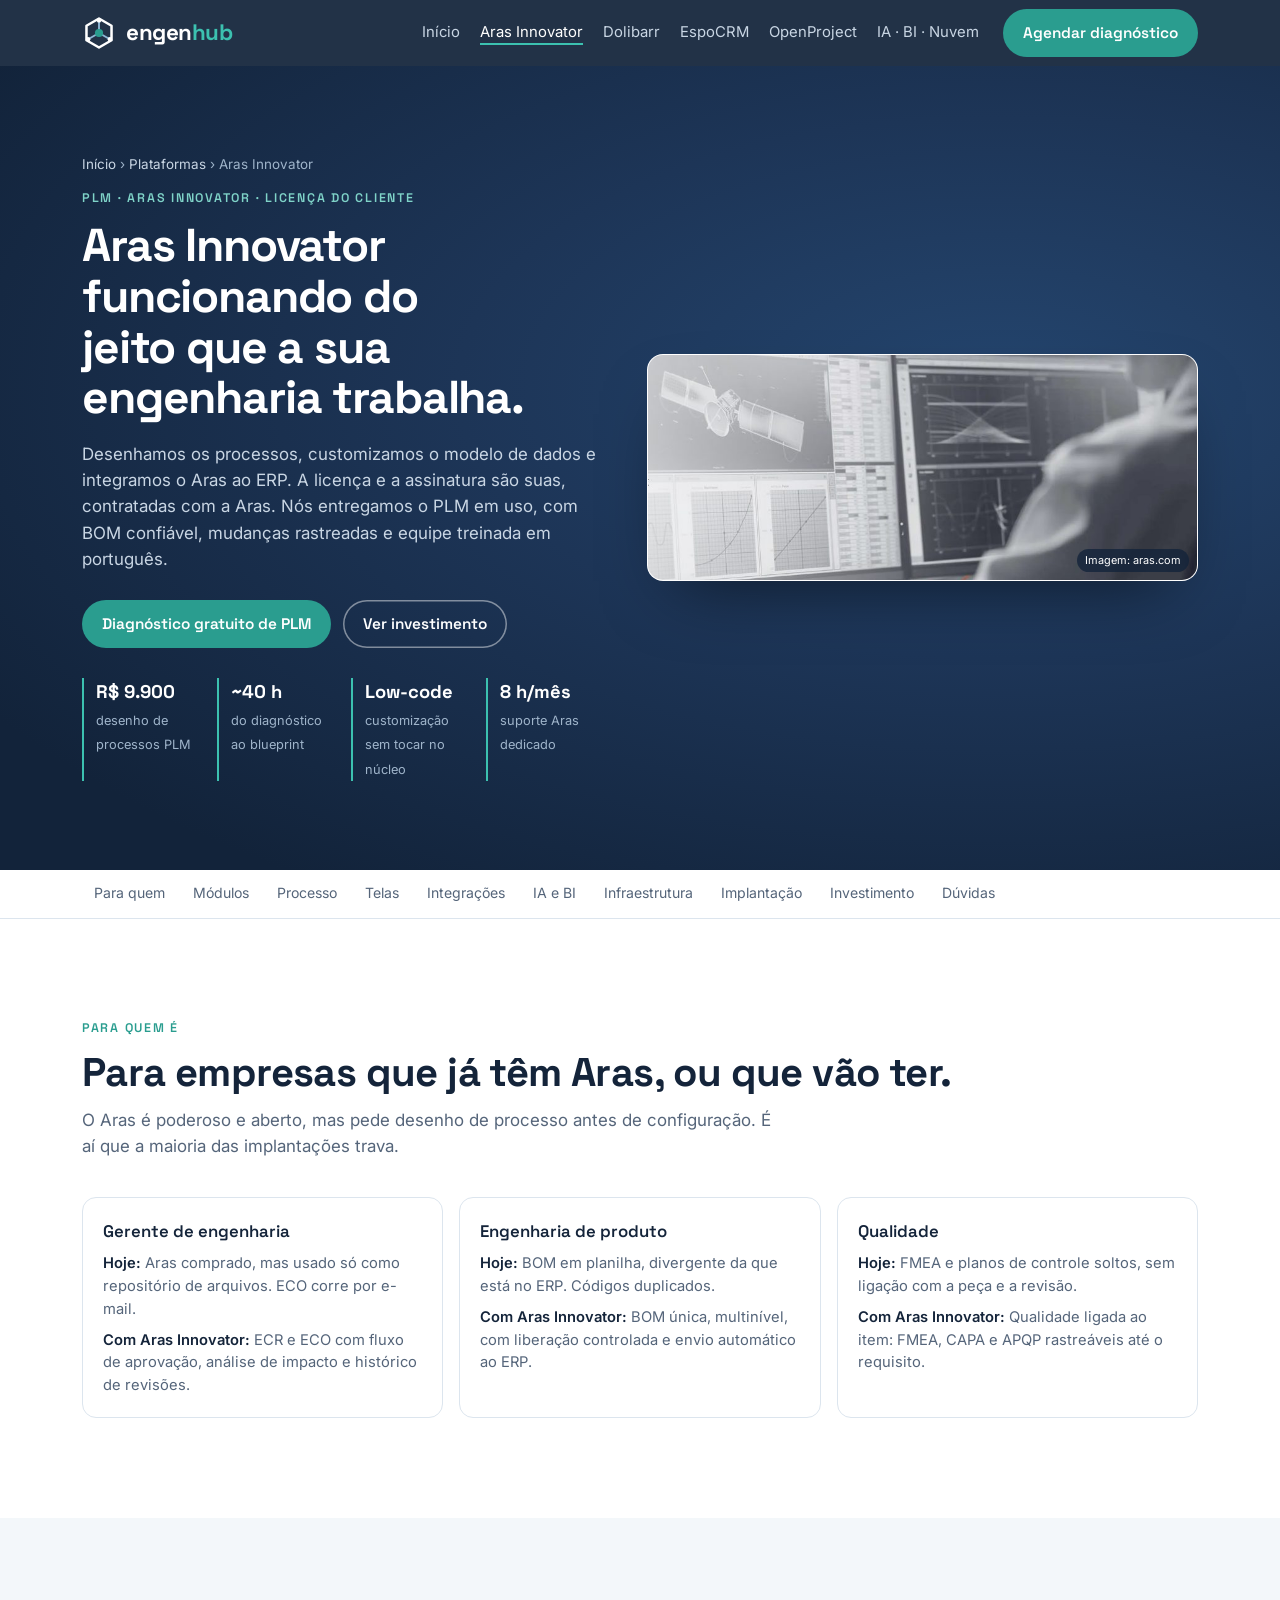
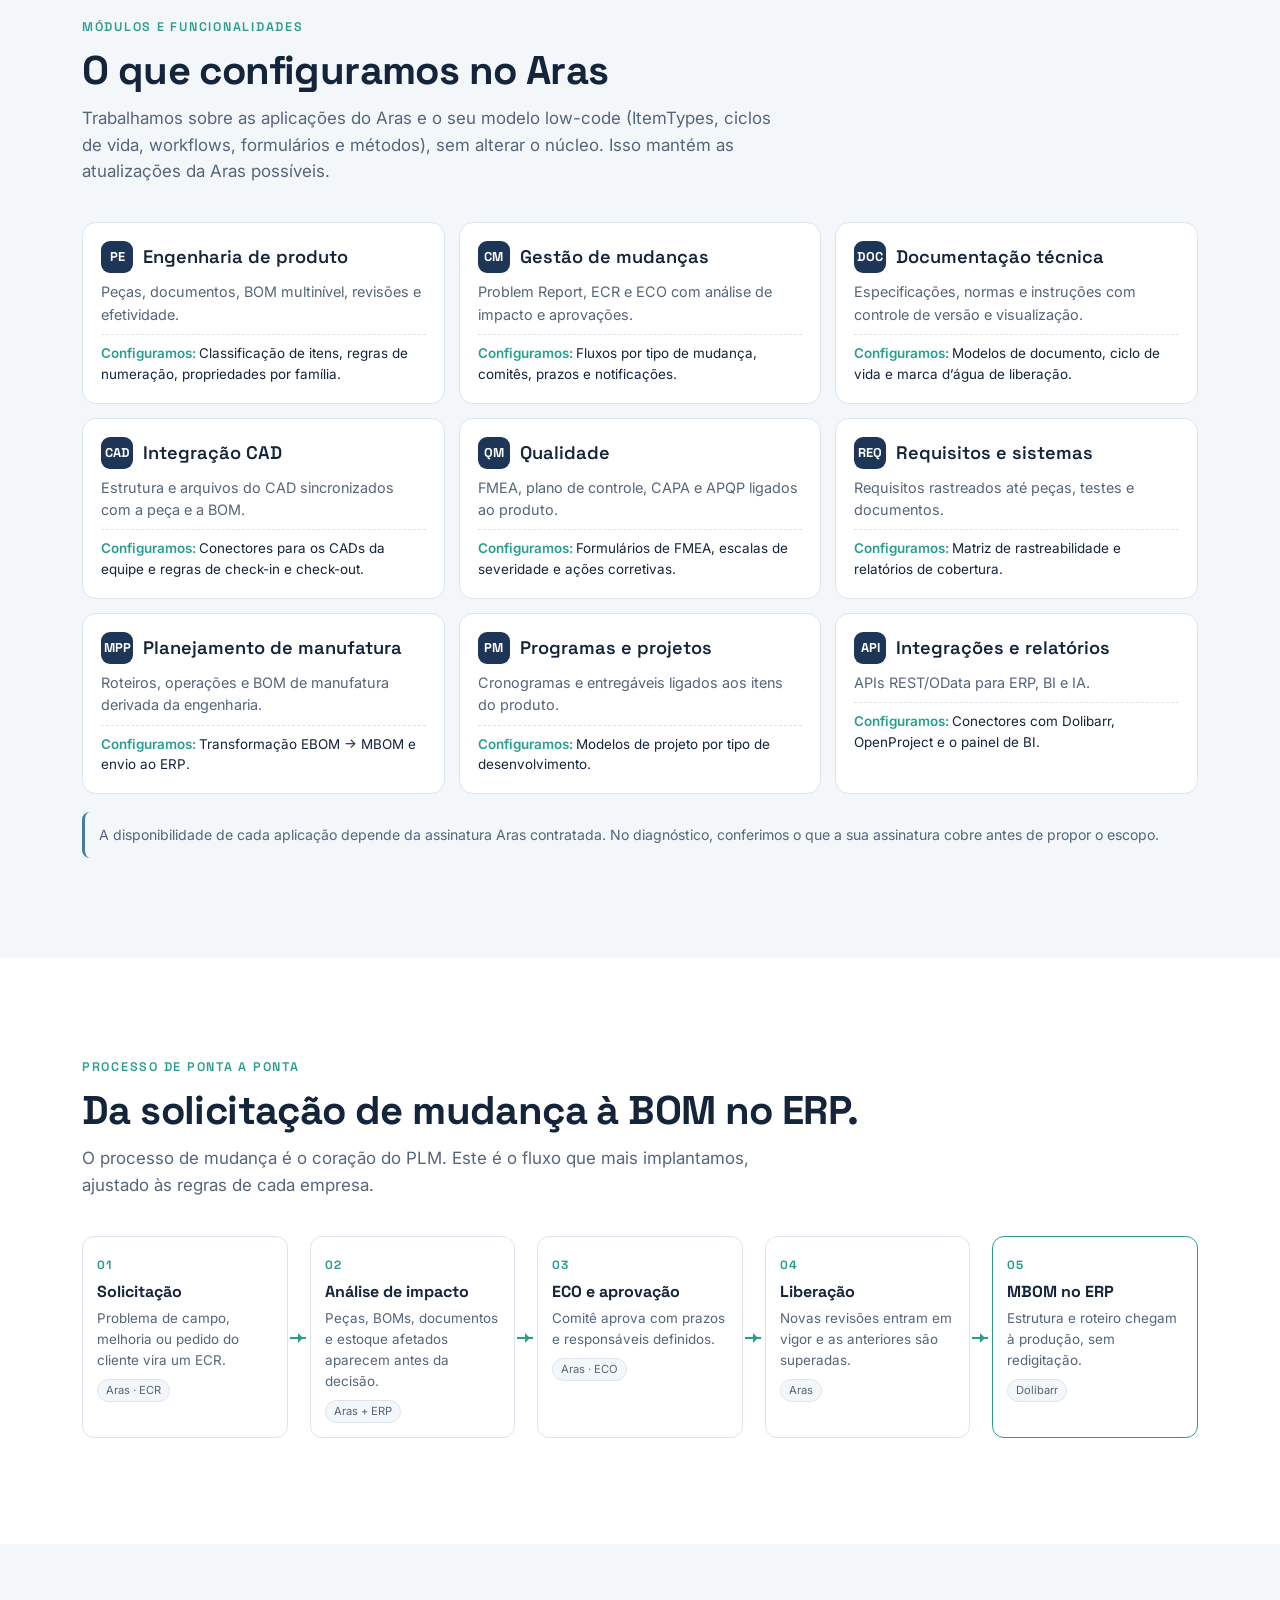
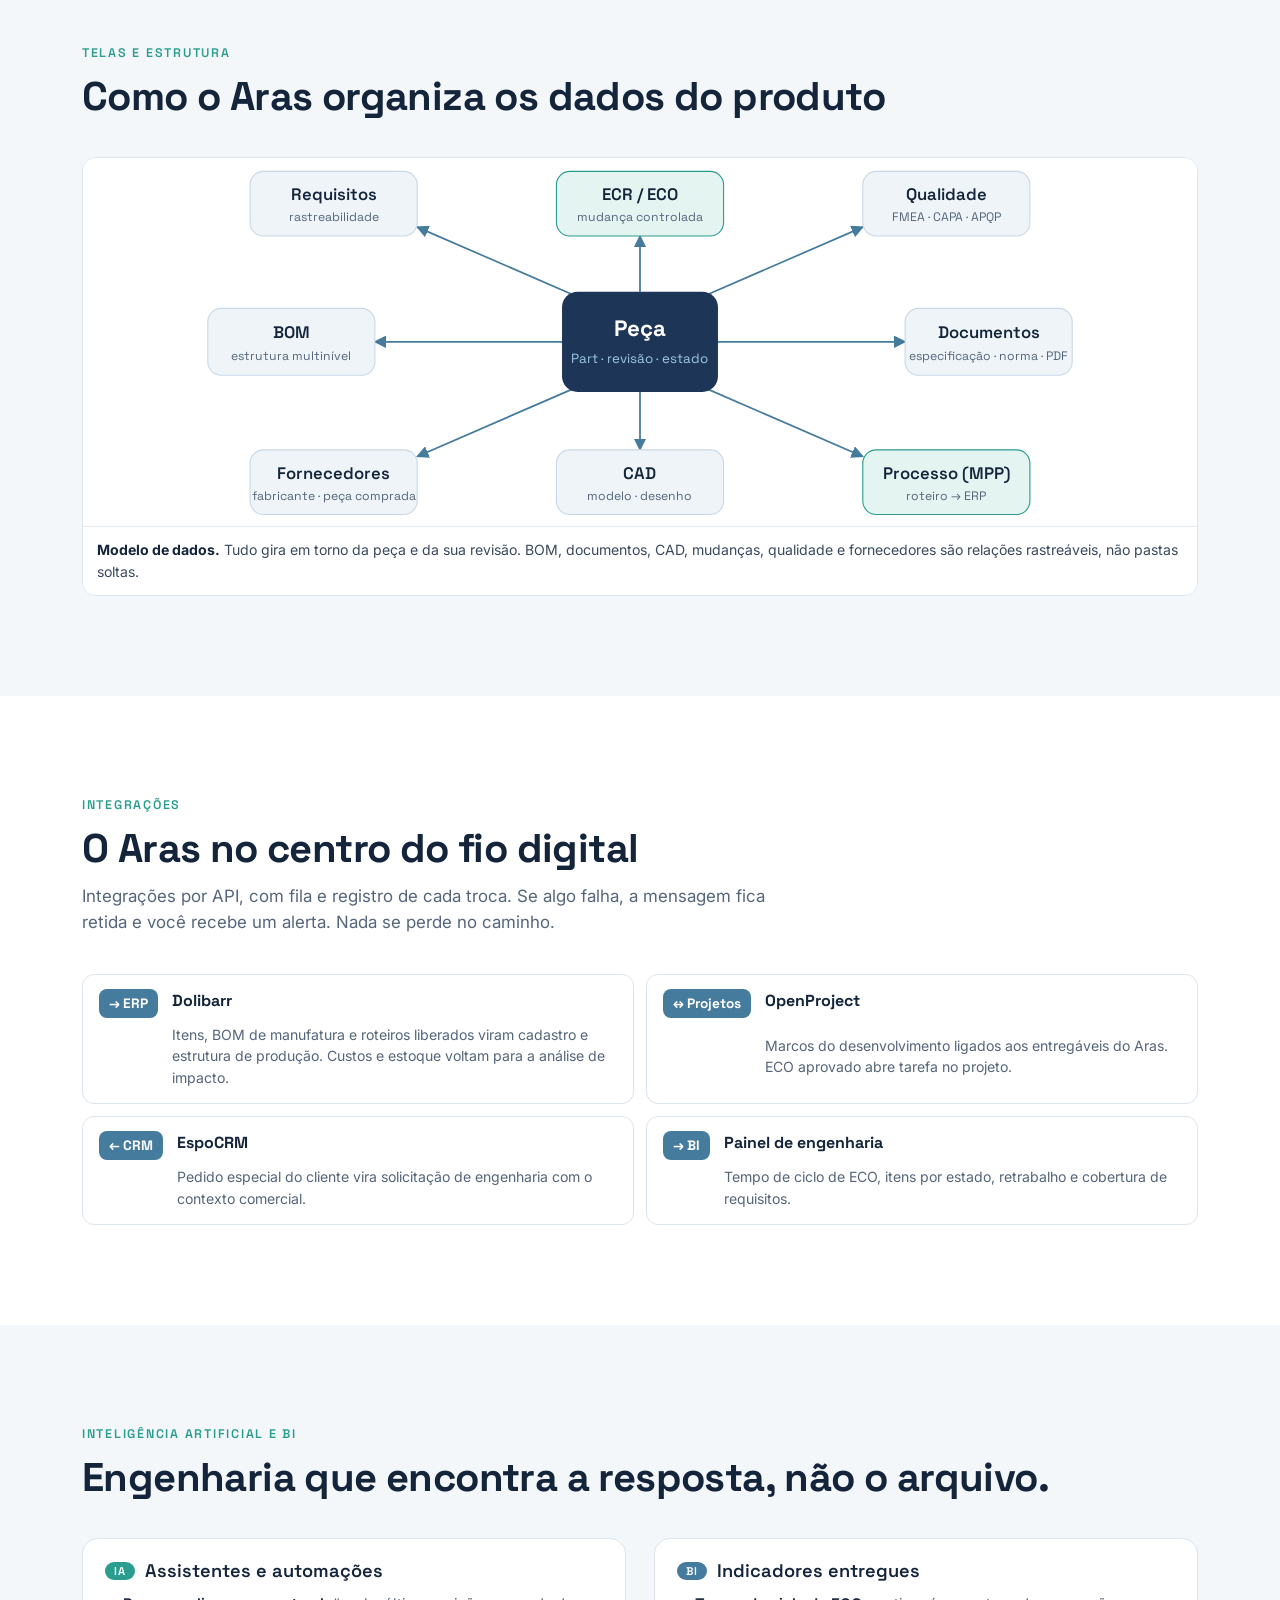
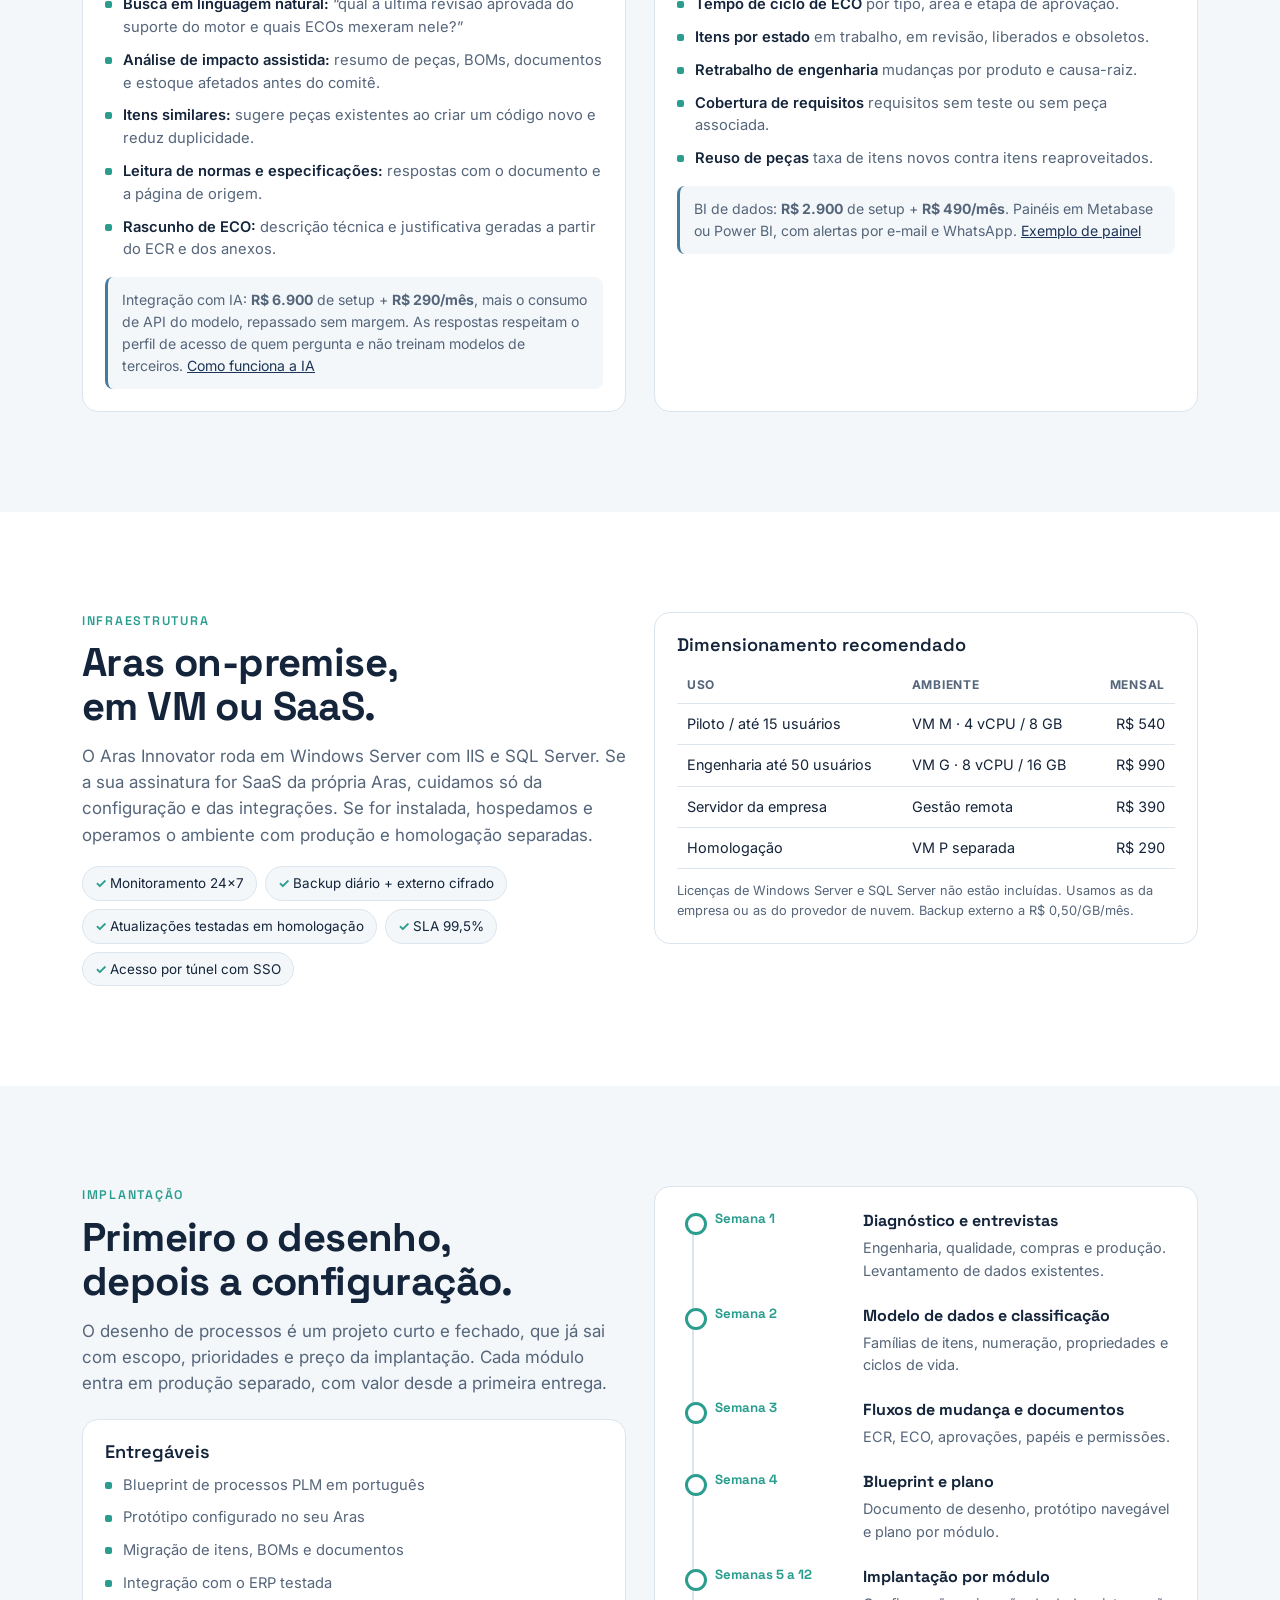
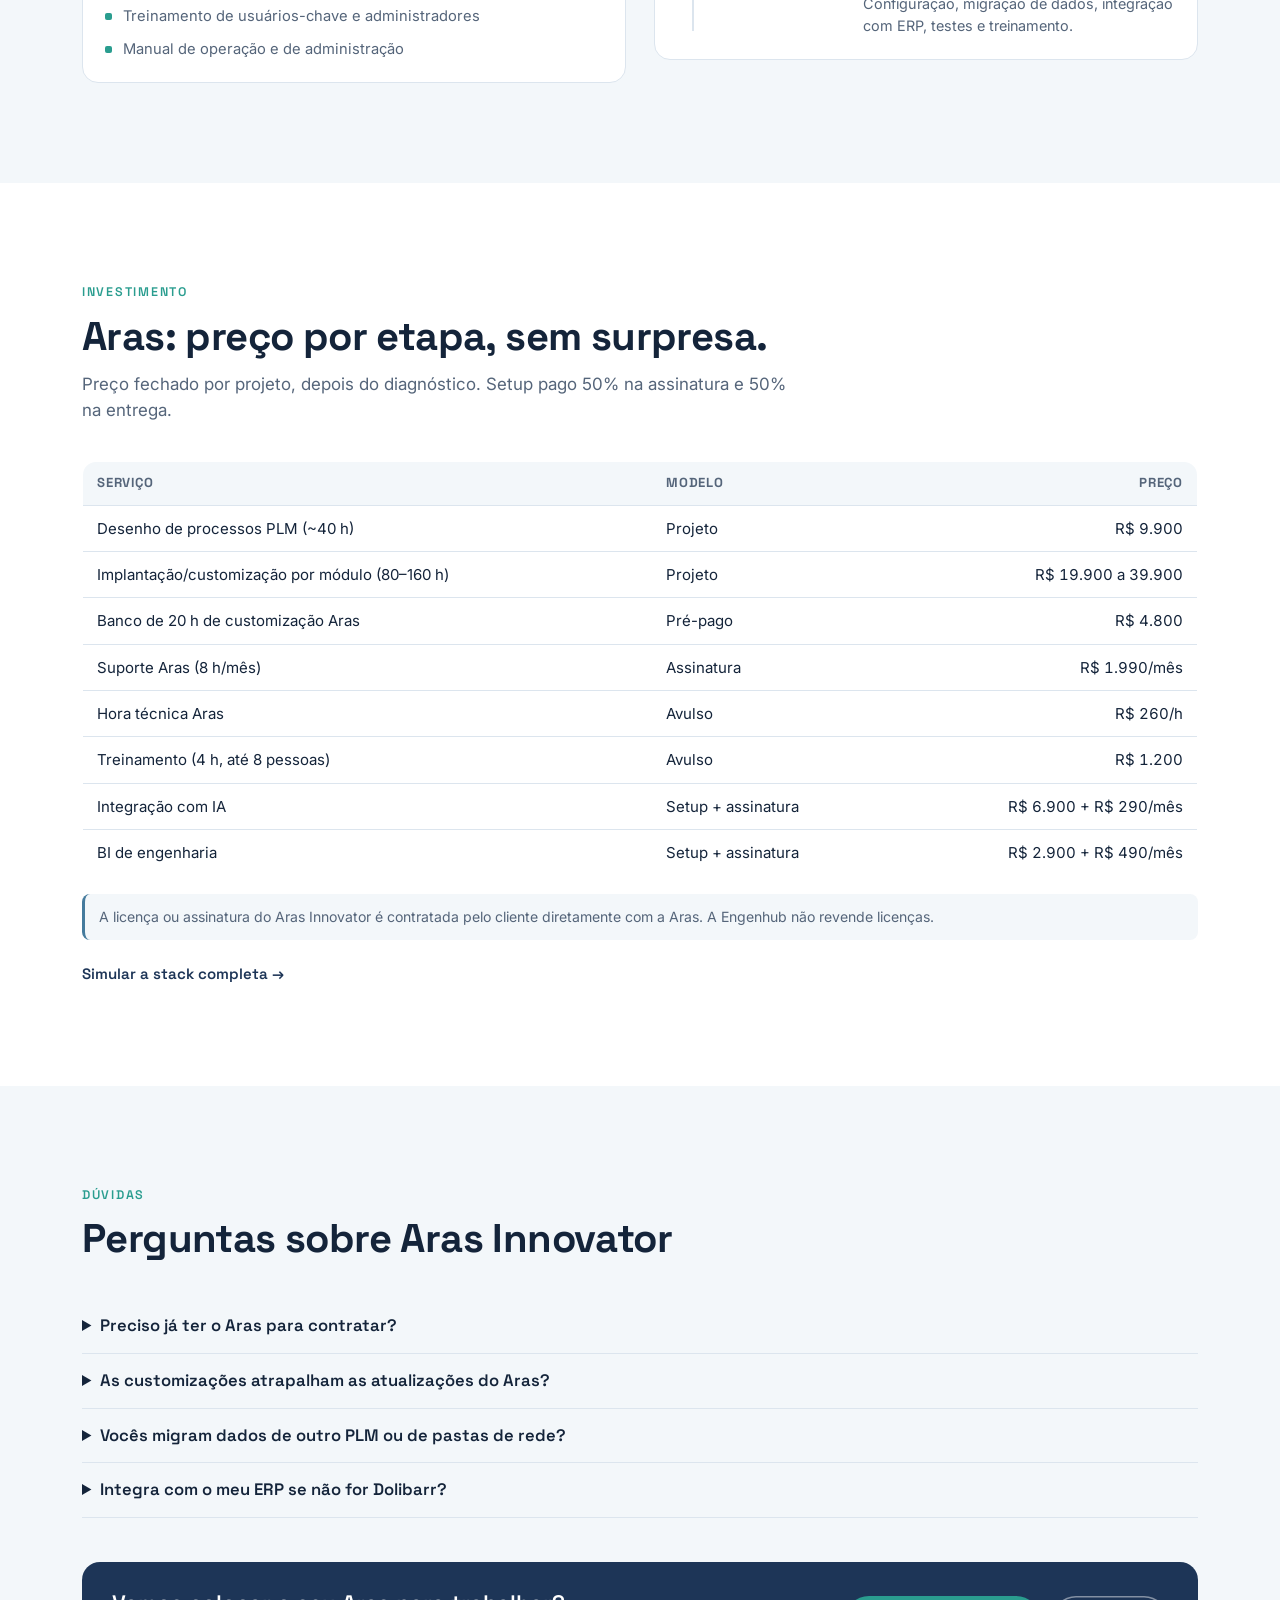
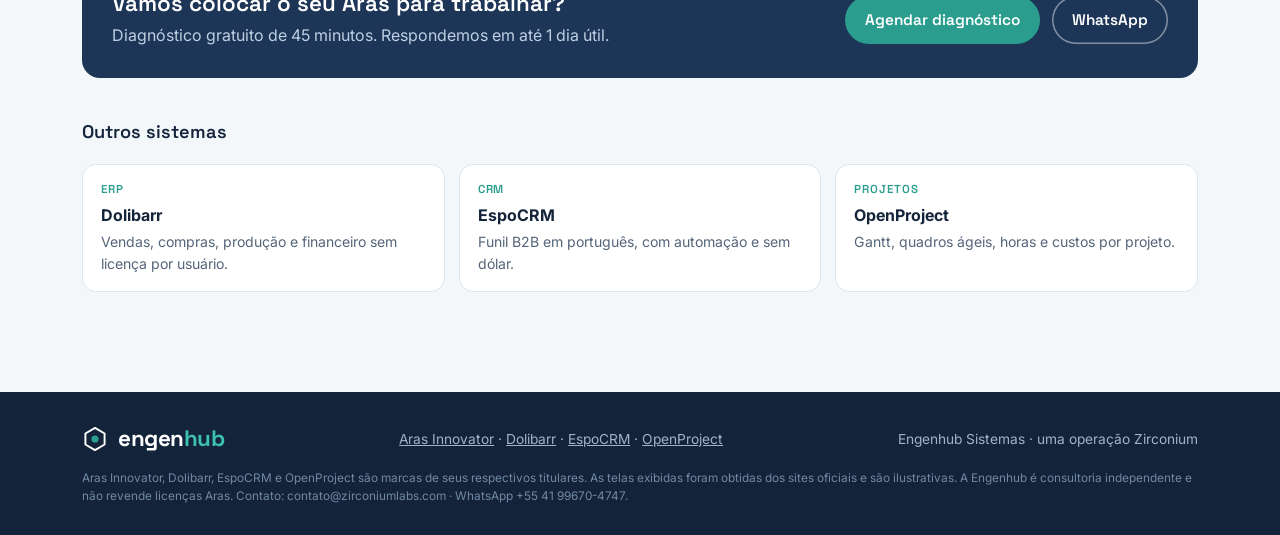
<file: aras.html>
<!DOCTYPE html>
<html lang="pt-BR">
<head>
<meta charset="utf-8">
<meta name="viewport" content="width=device-width, initial-scale=1">
<title>Aras Innovator – PLM | Engenhub</title>
<meta name="description" content="Consultoria Aras Innovator em português: desenho de processos PLM, customização, BOM, ECO, documentos, qualidade e integração com ERP.">
<link rel="icon" href="data:image/svg+xml,%3Csvg xmlns=%27http://www.w3.org/2000/svg%27 viewBox=%27-4 -4 108 108%27%3E%3Cpolygon points=%2750,4 10.2,27 10.2,73 50,96 89.8,73 89.8,27%27 fill=%27none%27 stroke=%27%231D3557%27 stroke-width=%278%27 stroke-linejoin=%27round%27/%3E%3Ccircle cx=%2750%27 cy=%2750%27 r=%2716%27 fill=%27%232A9D8F%27/%3E%3C/svg%3E">
<link rel="preconnect" href="https://fonts.googleapis.com">
<link rel="preconnect" href="https://fonts.gstatic.com" crossorigin>
<link href="https://fonts.googleapis.com/css2?family=Space+Grotesk:wght@500;600;700&family=Inter:wght@400;500;600&display=swap" rel="stylesheet">
<link rel="stylesheet" href="assets/engenhub.css">
</head>
<body>
<header class="top">
  <div class="wrap">
    <a class="brand" href="index.html" aria-label="Engenhub, página inicial">
      <svg viewBox="-4 -4 108 108" aria-hidden="true">
        <polygon points="50,4 10.2,27 10.2,73 50,96 89.8,73 89.8,27" fill="none" stroke="#FFFFFF" stroke-width="8" stroke-linejoin="round"/>
        <line x1="50" y1="50" x2="50" y2="10" stroke="#8FB8D6" stroke-width="6"/><line x1="50" y1="50" x2="15.4" y2="70" stroke="#8FB8D6" stroke-width="6"/><line x1="50" y1="50" x2="84.6" y2="70" stroke="#8FB8D6" stroke-width="6"/>
        <circle cx="50" cy="10" r="7" fill="#FFFFFF"/><circle cx="15.4" cy="70" r="7" fill="#FFFFFF"/><circle cx="84.6" cy="70" r="7" fill="#FFFFFF"/>
        <circle cx="50" cy="50" r="13" fill="#2A9D8F"/>
      </svg>
      <b>engen<span>hub</span></b>
    </a>
    <nav class="main" aria-label="Sistemas">
      <a href="index.html">Início</a><a href="aras.html" aria-current="page">Aras Innovator</a><a href="dolibarr.html">Dolibarr</a><a href="espocrm.html">EspoCRM</a><a href="openproject.html">OpenProject</a><a href="index.html#ia">IA · BI · Nuvem</a>
    </nav>
    <a class="btn btn-teal" href="index.html?interesse=Aras Innovator (PLM)#orcamento">Agendar diagnóstico</a>
  </div>
</header>
<main>
<section class="hero dhero" aria-labelledby="h-top">
  <div class="wrap">
    <div>
      <p class="crumb"><a href="index.html">Início</a> › <a href="index.html#plataformas">Plataformas</a> › Aras Innovator</p>
      <p class="kicker" style="color:#7FD3C8">PLM · Aras Innovator · licença do cliente</p>
      <h1 id="h-top" style="margin-top:12px">Aras Innovator funcionando do jeito que a sua engenharia trabalha.</h1>
      <p class="lead">Desenhamos os processos, customizamos o modelo de dados e integramos o Aras ao ERP. A licença e a assinatura são suas, contratadas com a Aras. Nós entregamos o PLM em uso, com BOM confiável, mudanças rastreadas e equipe treinada em português.</p>
      <div class="ctas">
        <a class="btn btn-teal" href="index.html?interesse=Aras Innovator (PLM)#orcamento">Diagnóstico gratuito de PLM</a>
        <a class="btn btn-ghost" href="#investimento">Ver investimento</a>
      </div>
      <div class="facts"><div><b>R$ 9.900</b><small>desenho de processos PLM</small></div><div><b>~40 h</b><small>do diagnóstico ao blueprint</small></div><div><b>Low-code</b><small>customização sem tocar no núcleo</small></div><div><b>8 h/mês</b><small>suporte Aras dedicado</small></div></div>
    </div>
    <figure><img src="img/aras-engenharia.jpg" alt="Engenheiro diante de monitores com modelo 3D de satélite e curvas de engenharia"><figcaption>Imagem: aras.com</figcaption></figure>
  </div>
</section>
<nav class="subnav" aria-label="Nesta página"><div class="wrap"><a href="#para-quem">Para quem</a><a href="#modulos">Módulos</a><a href="#processo">Processo</a><a href="#telas">Telas</a><a href="#integracoes">Integrações</a><a href="#ia-bi">IA e BI</a><a href="#infra">Infraestrutura</a><a href="#implantacao">Implantação</a><a href="#investimento">Investimento</a><a href="#duvidas">Dúvidas</a></div></nav>
<section id="para-quem" aria-labelledby="h-pq">
  <div class="wrap">
    <div class="sec-head"><p class="kicker">Para quem é</p><h2 id="h-pq">Para empresas que já têm Aras, ou que vão ter.</h2><p class="lead">O Aras é poderoso e aberto, mas pede desenho de processo antes de configuração. É aí que a maioria das implantações trava.</p></div>
    <div class="cards3"><div class="pcard"><div class="who">Gerente de engenharia</div><p><b>Hoje:</b> Aras comprado, mas usado só como repositório de arquivos. ECO corre por e-mail.</p><p><b>Com Aras Innovator:</b> ECR e ECO com fluxo de aprovação, análise de impacto e histórico de revisões.</p></div><div class="pcard"><div class="who">Engenharia de produto</div><p><b>Hoje:</b> BOM em planilha, divergente da que está no ERP. Códigos duplicados.</p><p><b>Com Aras Innovator:</b> BOM única, multinível, com liberação controlada e envio automático ao ERP.</p></div><div class="pcard"><div class="who">Qualidade</div><p><b>Hoje:</b> FMEA e planos de controle soltos, sem ligação com a peça e a revisão.</p><p><b>Com Aras Innovator:</b> Qualidade ligada ao item: FMEA, CAPA e APQP rastreáveis até o requisito.</p></div></div>
  </div>
</section>
<section id="modulos" class="alt" aria-labelledby="h-mod">
  <div class="wrap">
    <div class="sec-head"><p class="kicker">Módulos e funcionalidades</p><h2 id="h-mod">O que configuramos no Aras</h2><p class="lead">Trabalhamos sobre as aplicações do Aras e o seu modelo low-code (ItemTypes, ciclos de vida, workflows, formulários e métodos), sem alterar o núcleo. Isso mantém as atualizações da Aras possíveis.</p></div>
    <div class="mods"><div class="mod"><div class="mh"><span class="mi">PE</span><h3>Engenharia de produto</h3></div><p>Peças, documentos, BOM multinível, revisões e efetividade.</p><p class="we">Classificação de itens, regras de numeração, propriedades por família.</p></div><div class="mod"><div class="mh"><span class="mi">CM</span><h3>Gestão de mudanças</h3></div><p>Problem Report, ECR e ECO com análise de impacto e aprovações.</p><p class="we">Fluxos por tipo de mudança, comitês, prazos e notificações.</p></div><div class="mod"><div class="mh"><span class="mi">DOC</span><h3>Documentação técnica</h3></div><p>Especificações, normas e instruções com controle de versão e visualização.</p><p class="we">Modelos de documento, ciclo de vida e marca d’água de liberação.</p></div><div class="mod"><div class="mh"><span class="mi">CAD</span><h3>Integração CAD</h3></div><p>Estrutura e arquivos do CAD sincronizados com a peça e a BOM.</p><p class="we">Conectores para os CADs da equipe e regras de check-in e check-out.</p></div><div class="mod"><div class="mh"><span class="mi">QM</span><h3>Qualidade</h3></div><p>FMEA, plano de controle, CAPA e APQP ligados ao produto.</p><p class="we">Formulários de FMEA, escalas de severidade e ações corretivas.</p></div><div class="mod"><div class="mh"><span class="mi">REQ</span><h3>Requisitos e sistemas</h3></div><p>Requisitos rastreados até peças, testes e documentos.</p><p class="we">Matriz de rastreabilidade e relatórios de cobertura.</p></div><div class="mod"><div class="mh"><span class="mi">MPP</span><h3>Planejamento de manufatura</h3></div><p>Roteiros, operações e BOM de manufatura derivada da engenharia.</p><p class="we">Transformação EBOM → MBOM e envio ao ERP.</p></div><div class="mod"><div class="mh"><span class="mi">PM</span><h3>Programas e projetos</h3></div><p>Cronogramas e entregáveis ligados aos itens do produto.</p><p class="we">Modelos de projeto por tipo de desenvolvimento.</p></div><div class="mod"><div class="mh"><span class="mi">API</span><h3>Integrações e relatórios</h3></div><p>APIs REST/OData para ERP, BI e IA.</p><p class="we">Conectores com Dolibarr, OpenProject e o painel de BI.</p></div></div>
    <p class="note-box">A disponibilidade de cada aplicação depende da assinatura Aras contratada. No diagnóstico, conferimos o que a sua assinatura cobre antes de propor o escopo.</p>
  </div>
</section>
<section id="processo" aria-labelledby="h-proc">
  <div class="wrap">
    <div class="sec-head"><p class="kicker">Processo de ponta a ponta</p><h2 id="h-proc">Da solicitação de mudança à BOM no ERP.</h2><p class="lead">O processo de mudança é o coração do PLM. Este é o fluxo que mais implantamos, ajustado às regras de cada empresa.</p></div>
    <div class="flow"><div class="fstep"><small>01</small><b>Solicitação</b><p>Problema de campo, melhoria ou pedido do cliente vira um ECR.</p><span class="sys">Aras · ECR</span></div><div class="fstep"><small>02</small><b>Análise de impacto</b><p>Peças, BOMs, documentos e estoque afetados aparecem antes da decisão.</p><span class="sys">Aras + ERP</span></div><div class="fstep"><small>03</small><b>ECO e aprovação</b><p>Comitê aprova com prazos e responsáveis definidos.</p><span class="sys">Aras · ECO</span></div><div class="fstep"><small>04</small><b>Liberação</b><p>Novas revisões entram em vigor e as anteriores são superadas.</p><span class="sys">Aras</span></div><div class="fstep"><small>05</small><b>MBOM no ERP</b><p>Estrutura e roteiro chegam à produção, sem redigitação.</p><span class="sys">Dolibarr</span></div></div>
  </div>
</section>
<section id="telas" class="alt" aria-labelledby="h-telas">
  <div class="wrap">
    <div class="sec-head"><p class="kicker">Telas e estrutura</p><h2 id="h-telas">Como o Aras organiza os dados do produto</h2></div>
    <div class="gal"><figure class=wide><div class="im" style="background:#fff;flex:1"><svg class="aramodel" viewBox="0 0 1000 330" role="img" aria-label="Modelo de dados do Aras: peça no centro ligada a BOM, documentos, CAD, ECO, requisitos, fornecedores e roteiro de manufatura">
<defs><marker id="ar" viewBox="0 0 10 10" refX="9" refY="5" markerWidth="7" markerHeight="7" orient="auto"><path d="M0 0L10 5L0 10z" fill="#457B9D"/></marker></defs>
<g font-family="Space Grotesk, sans-serif">
<g stroke="#457B9D" stroke-width="1.6" fill="none" marker-end="url(#ar)">
<path d="M430 165H262"/><path d="M570 165H738"/><path d="M500 120V70"/><path d="M500 210V262"/>
<path d="M445 125L300 62"/><path d="M555 125L700 62"/><path d="M445 205L300 268"/><path d="M555 205L700 268"/>
</g>
<rect x="430" y="120" width="140" height="90" rx="14" fill="#1D3557"/><text x="500" y="160" fill="#fff" font-size="20" font-weight="700" text-anchor="middle">Peça</text><text x="500" y="184" fill="#9FC7E6" font-size="12" text-anchor="middle">Part · revisão · estado</text>
<g font-size="15" font-weight="600" fill="#14243A">
<rect x="112" y="135" width="150" height="60" rx="12" fill="#EEF4F8" stroke="#C9D8E6"/><text x="187" y="162" text-anchor="middle">BOM</text><text x="187" y="181" font-size="11" font-weight="400" fill="#55657A" text-anchor="middle">estrutura multinível</text>
<rect x="738" y="135" width="150" height="60" rx="12" fill="#EEF4F8" stroke="#C9D8E6"/><text x="813" y="162" text-anchor="middle">Documentos</text><text x="813" y="181" font-size="11" font-weight="400" fill="#55657A" text-anchor="middle">especificação · norma · PDF</text>
<rect x="425" y="12" width="150" height="58" rx="12" fill="#E3F4F1" stroke="#2A9D8F"/><text x="500" y="38" text-anchor="middle">ECR / ECO</text><text x="500" y="57" font-size="11" font-weight="400" fill="#55657A" text-anchor="middle">mudança controlada</text>
<rect x="425" y="262" width="150" height="58" rx="12" fill="#EEF4F8" stroke="#C9D8E6"/><text x="500" y="288" text-anchor="middle">CAD</text><text x="500" y="307" font-size="11" font-weight="400" fill="#55657A" text-anchor="middle">modelo · desenho</text>
<rect x="150" y="12" width="150" height="58" rx="12" fill="#EEF4F8" stroke="#C9D8E6"/><text x="225" y="38" text-anchor="middle">Requisitos</text><text x="225" y="57" font-size="11" font-weight="400" fill="#55657A" text-anchor="middle">rastreabilidade</text>
<rect x="700" y="12" width="150" height="58" rx="12" fill="#EEF4F8" stroke="#C9D8E6"/><text x="775" y="38" text-anchor="middle">Qualidade</text><text x="775" y="57" font-size="11" font-weight="400" fill="#55657A" text-anchor="middle">FMEA · CAPA · APQP</text>
<rect x="150" y="262" width="150" height="58" rx="12" fill="#EEF4F8" stroke="#C9D8E6"/><text x="225" y="288" text-anchor="middle">Fornecedores</text><text x="225" y="307" font-size="11" font-weight="400" fill="#55657A" text-anchor="middle">fabricante · peça comprada</text>
<rect x="700" y="262" width="150" height="58" rx="12" fill="#E3F4F1" stroke="#2A9D8F"/><text x="775" y="288" text-anchor="middle">Processo (MPP)</text><text x="775" y="307" font-size="11" font-weight="400" fill="#55657A" text-anchor="middle">roteiro → ERP</text>
</g></g></svg></div><div class="cap"><b>Modelo de dados.</b> Tudo gira em torno da peça e da sua revisão. BOM, documentos, CAD, mudanças, qualidade e fornecedores são relações rastreáveis, não pastas soltas.</div></figure></div>
  </div>
</section>
<section id="integracoes" aria-labelledby="h-int">
  <div class="wrap">
    <div class="sec-head"><p class="kicker">Integrações</p><h2 id="h-int">O Aras no centro do fio digital</h2><p class="lead">Integrações por API, com fila e registro de cada troca. Se algo falha, a mensagem fica retida e você recebe um alerta. Nada se perde no caminho.</p></div>
    <div class="integ"><div class="ig"><span class="dir">→ ERP</span><b>Dolibarr</b><p>Itens, BOM de manufatura e roteiros liberados viram cadastro e estrutura de produção. Custos e estoque voltam para a análise de impacto.</p></div><div class="ig"><span class="dir">↔ Projetos</span><b>OpenProject</b><p>Marcos do desenvolvimento ligados aos entregáveis do Aras. ECO aprovado abre tarefa no projeto.</p></div><div class="ig"><span class="dir">← CRM</span><b>EspoCRM</b><p>Pedido especial do cliente vira solicitação de engenharia com o contexto comercial.</p></div><div class="ig"><span class="dir">→ BI</span><b>Painel de engenharia</b><p>Tempo de ciclo de ECO, itens por estado, retrabalho e cobertura de requisitos.</p></div></div>
  </div>
</section>
<section id="ia-bi" class="alt" aria-labelledby="h-iabi">
  <div class="wrap">
    <div class="sec-head"><p class="kicker">Inteligência artificial e BI</p><h2 id="h-iabi">Engenharia que encontra a resposta, não o arquivo.</h2></div>
    <div class="two">
      <div class="box"><h3><span class="tg">IA</span>Assistentes e automações</h3><ul><li><b>Busca em linguagem natural:</b> “qual a última revisão aprovada do suporte do motor e quais ECOs mexeram nele?”</li><li><b>Análise de impacto assistida:</b> resumo de peças, BOMs, documentos e estoque afetados antes do comitê.</li><li><b>Itens similares:</b> sugere peças existentes ao criar um código novo e reduz duplicidade.</li><li><b>Leitura de normas e especificações:</b> respostas com o documento e a página de origem.</li><li><b>Rascunho de ECO:</b> descrição técnica e justificativa geradas a partir do ECR e dos anexos.</li></ul>
        <p class="note-box" style="margin-top:16px">Integração com IA: <b>R$ 6.900</b> de setup + <b>R$ 290/mês</b>, mais o consumo de API do modelo, repassado sem margem. As respostas respeitam o perfil de acesso de quem pergunta e não treinam modelos de terceiros. <a href="index.html#ia">Como funciona a IA</a></p></div>
      <div class="box"><h3><span class="tg b">BI</span>Indicadores entregues</h3><ul><li><b>Tempo de ciclo de ECO</b> por tipo, área e etapa de aprovação.</li><li><b>Itens por estado</b> em trabalho, em revisão, liberados e obsoletos.</li><li><b>Retrabalho de engenharia</b> mudanças por produto e causa-raiz.</li><li><b>Cobertura de requisitos</b> requisitos sem teste ou sem peça associada.</li><li><b>Reuso de peças</b> taxa de itens novos contra itens reaproveitados.</li></ul>
        <p class="note-box" style="margin-top:16px">BI de dados: <b>R$ 2.900</b> de setup + <b>R$ 490/mês</b>. Painéis em Metabase ou Power BI, com alertas por e-mail e WhatsApp. <a href="index.html#bi">Exemplo de painel</a></p></div>
    </div>
  </div>
</section>
<section id="infra" aria-labelledby="h-infra">
  <div class="wrap two" style="align-items:start">
    <div>
      <p class="kicker">Infraestrutura</p>
      <h2 id="h-infra" style="margin-top:10px">Aras on-premise, em VM ou SaaS.</h2>
      <p class="lead" style="margin-top:14px">O Aras Innovator roda em Windows Server com IIS e SQL Server. Se a sua assinatura for SaaS da própria Aras, cuidamos só da configuração e das integrações. Se for instalada, hospedamos e operamos o ambiente com produção e homologação separadas.</p>
      <div class="incl"><span>Monitoramento 24×7</span><span>Backup diário + externo cifrado</span><span>Atualizações testadas em homologação</span><span>SLA 99,5%</span><span>Acesso por túnel com SSO</span></div>
    </div>
    <div class="box">
      <h3>Dimensionamento recomendado</h3>
      <table class="size"><thead><tr><th>Uso</th><th>Ambiente</th><th style="text-align:right">Mensal</th></tr></thead><tbody><tr><td>Piloto / até 15 usuários</td><td>VM M · 4 vCPU / 8 GB</td><td class="r">R$ 540</td></tr><tr><td>Engenharia até 50 usuários</td><td>VM G · 8 vCPU / 16 GB</td><td class="r">R$ 990</td></tr><tr><td>Servidor da empresa</td><td>Gestão remota</td><td class="r">R$ 390</td></tr><tr><td>Homologação</td><td>VM P separada</td><td class="r">R$ 290</td></tr></tbody></table>
      <p class="note" style="margin-top:12px">Licenças de Windows Server e SQL Server não estão incluídas. Usamos as da empresa ou as do provedor de nuvem. Backup externo a R$ 0,50/GB/mês.</p>
    </div>
  </div>
</section>
<section id="implantacao" class="alt" aria-labelledby="h-impl">
  <div class="wrap two" style="align-items:start">
    <div>
      <p class="kicker">Implantação</p>
      <h2 id="h-impl" style="margin-top:10px">Primeiro o desenho, depois a configuração.</h2>
      <p class="lead" style="margin-top:14px">O desenho de processos é um projeto curto e fechado, que já sai com escopo, prioridades e preço da implantação. Cada módulo entra em produção separado, com valor desde a primeira entrega.</p>
      <div class="box" style="margin-top:22px"><h3>Entregáveis</h3><ul><li>Blueprint de processos PLM em português</li><li>Protótipo configurado no seu Aras</li><li>Migração de itens, BOMs e documentos</li><li>Integração com o ERP testada</li><li>Treinamento de usuários-chave e administradores</li><li>Manual de operação e de administração</li></ul></div>
    </div>
    <div class="box"><div class="tl"><div class="tli"><small>Semana 1</small><div><b>Diagnóstico e entrevistas</b><p>Engenharia, qualidade, compras e produção. Levantamento de dados existentes.</p></div></div><div class="tli"><small>Semana 2</small><div><b>Modelo de dados e classificação</b><p>Famílias de itens, numeração, propriedades e ciclos de vida.</p></div></div><div class="tli"><small>Semana 3</small><div><b>Fluxos de mudança e documentos</b><p>ECR, ECO, aprovações, papéis e permissões.</p></div></div><div class="tli"><small>Semana 4</small><div><b>Blueprint e plano</b><p>Documento de desenho, protótipo navegável e plano por módulo.</p></div></div><div class="tli"><small>Semanas 5 a 12</small><div><b>Implantação por módulo</b><p>Configuração, migração de dados, integração com ERP, testes e treinamento.</p></div></div></div></div>
  </div>
</section>
<section id="investimento" aria-labelledby="h-inv">
  <div class="wrap">
    <div class="sec-head"><p class="kicker">Investimento</p><h2 id="h-inv">Aras: preço por etapa, sem surpresa.</h2><p class="lead">Preço fechado por projeto, depois do diagnóstico. Setup pago 50% na assinatura e 50% na entrega.</p></div>
    <div class="tblwrap"><table class="tbl"><thead><tr><th>Serviço</th><th>Modelo</th><th style="text-align:right">Preço</th></tr></thead><tbody><tr><td>Desenho de processos PLM (~40 h)</td><td>Projeto</td><td class="r">R$ 9.900</td></tr><tr><td>Implantação/customização por módulo (80–160 h)</td><td>Projeto</td><td class="r">R$ 19.900 a 39.900</td></tr><tr><td>Banco de 20 h de customização Aras</td><td>Pré-pago</td><td class="r">R$ 4.800</td></tr><tr><td>Suporte Aras (8 h/mês)</td><td>Assinatura</td><td class="r">R$ 1.990/mês</td></tr><tr><td>Hora técnica Aras</td><td>Avulso</td><td class="r">R$ 260/h</td></tr><tr><td>Treinamento (4 h, até 8 pessoas)</td><td>Avulso</td><td class="r">R$ 1.200</td></tr><tr><td>Integração com IA</td><td>Setup + assinatura</td><td class="r">R$ 6.900 + R$ 290/mês</td></tr><tr><td>BI de engenharia</td><td>Setup + assinatura</td><td class="r">R$ 2.900 + R$ 490/mês</td></tr></tbody></table></div>
    <p class="note-box">A licença ou assinatura do Aras Innovator é contratada pelo cliente diretamente com a Aras. A Engenhub não revende licenças.</p>
    <p style="margin-top:18px"><a class="more" href="index.html#simulador">Simular a stack completa →</a></p>
  </div>
</section>
<section id="duvidas" class="alt" aria-labelledby="h-faq">
  <div class="wrap">
    <div class="sec-head"><p class="kicker">Dúvidas</p><h2 id="h-faq">Perguntas sobre Aras Innovator</h2></div>
    <details><summary>Preciso já ter o Aras para contratar?</summary><p>Não. Podemos fazer o desenho de processos antes da compra. Isso ajuda a dimensionar a assinatura certa e evita pagar por aplicações que você não vai usar agora.</p></details><details><summary>As customizações atrapalham as atualizações do Aras?</summary><p>Trabalhamos com a camada low-code (ItemTypes, métodos, formulários, workflows), sem alterar o núcleo. Cada customização é documentada e testada em homologação antes de cada atualização.</p></details><details><summary>Vocês migram dados de outro PLM ou de pastas de rede?</summary><p>Sim. Peças, BOMs, documentos e histórico de revisões são migrados com regras de limpeza e conferidos com a engenharia antes do corte.</p></details><details><summary>Integra com o meu ERP se não for Dolibarr?</summary><p>Sim. O Aras tem APIs REST/OData e fazemos integração com outros ERPs. O escopo é definido no diagnóstico.</p></details>
    <div class="ctaband" style="margin-top:44px">
      <div><h3 style="font-size:1.4rem">Vamos colocar o seu Aras para trabalhar?</h3><p>Diagnóstico gratuito de 45 minutos. Respondemos em até 1 dia útil.</p></div>
      <div class="ctas" style="margin-top:0"><a class="btn btn-teal" href="index.html?interesse=Aras Innovator (PLM)#orcamento">Agendar diagnóstico</a><a class="btn btn-ghost" href="https://wa.me/5541996704747">WhatsApp</a></div>
    </div>
    <h3 style="margin-top:44px">Outros sistemas</h3>
    <div class="others"><a class="oth" href="dolibarr.html"><small>ERP</small><b>Dolibarr</b><span>Vendas, compras, produção e financeiro sem licença por usuário.</span></a><a class="oth" href="espocrm.html"><small>CRM</small><b>EspoCRM</b><span>Funil B2B em português, com automação e sem dólar.</span></a><a class="oth" href="openproject.html"><small>Projetos</small><b>OpenProject</b><span>Gantt, quadros ágeis, horas e custos por projeto.</span></a></div>
  </div>
</section>
</main>
<footer>
  <div class="wrap">
    <a class="brand" href="index.html" aria-label="Engenhub, página inicial">
      <svg viewBox="-4 -4 108 108" aria-hidden="true" style="width:26px;height:26px"><polygon points="50,4 10.2,27 10.2,73 50,96 89.8,73 89.8,27" fill="none" stroke="#FFFFFF" stroke-width="8" stroke-linejoin="round"/><circle cx="50" cy="50" r="15" fill="#2A9D8F"/></svg>
      <b>engen<span>hub</span></b>
    </a>
    <span><a href="aras.html" style="color:inherit">Aras Innovator</a> · <a href="dolibarr.html" style="color:inherit">Dolibarr</a> · <a href="espocrm.html" style="color:inherit">EspoCRM</a> · <a href="openproject.html" style="color:inherit">OpenProject</a></span>
    <span>Engenhub Sistemas · uma operação Zirconium</span>
    <span class="tm">Aras Innovator, Dolibarr, EspoCRM e OpenProject são marcas de seus respectivos titulares. As telas exibidas foram obtidas dos sites oficiais e são ilustrativas. A Engenhub é consultoria independente e não revende licenças Aras. Contato: contato@zirconiumlabs.com · WhatsApp +55 41 99670-4747.</span>
  </div>
</footer>
</body>
</html>
</file>
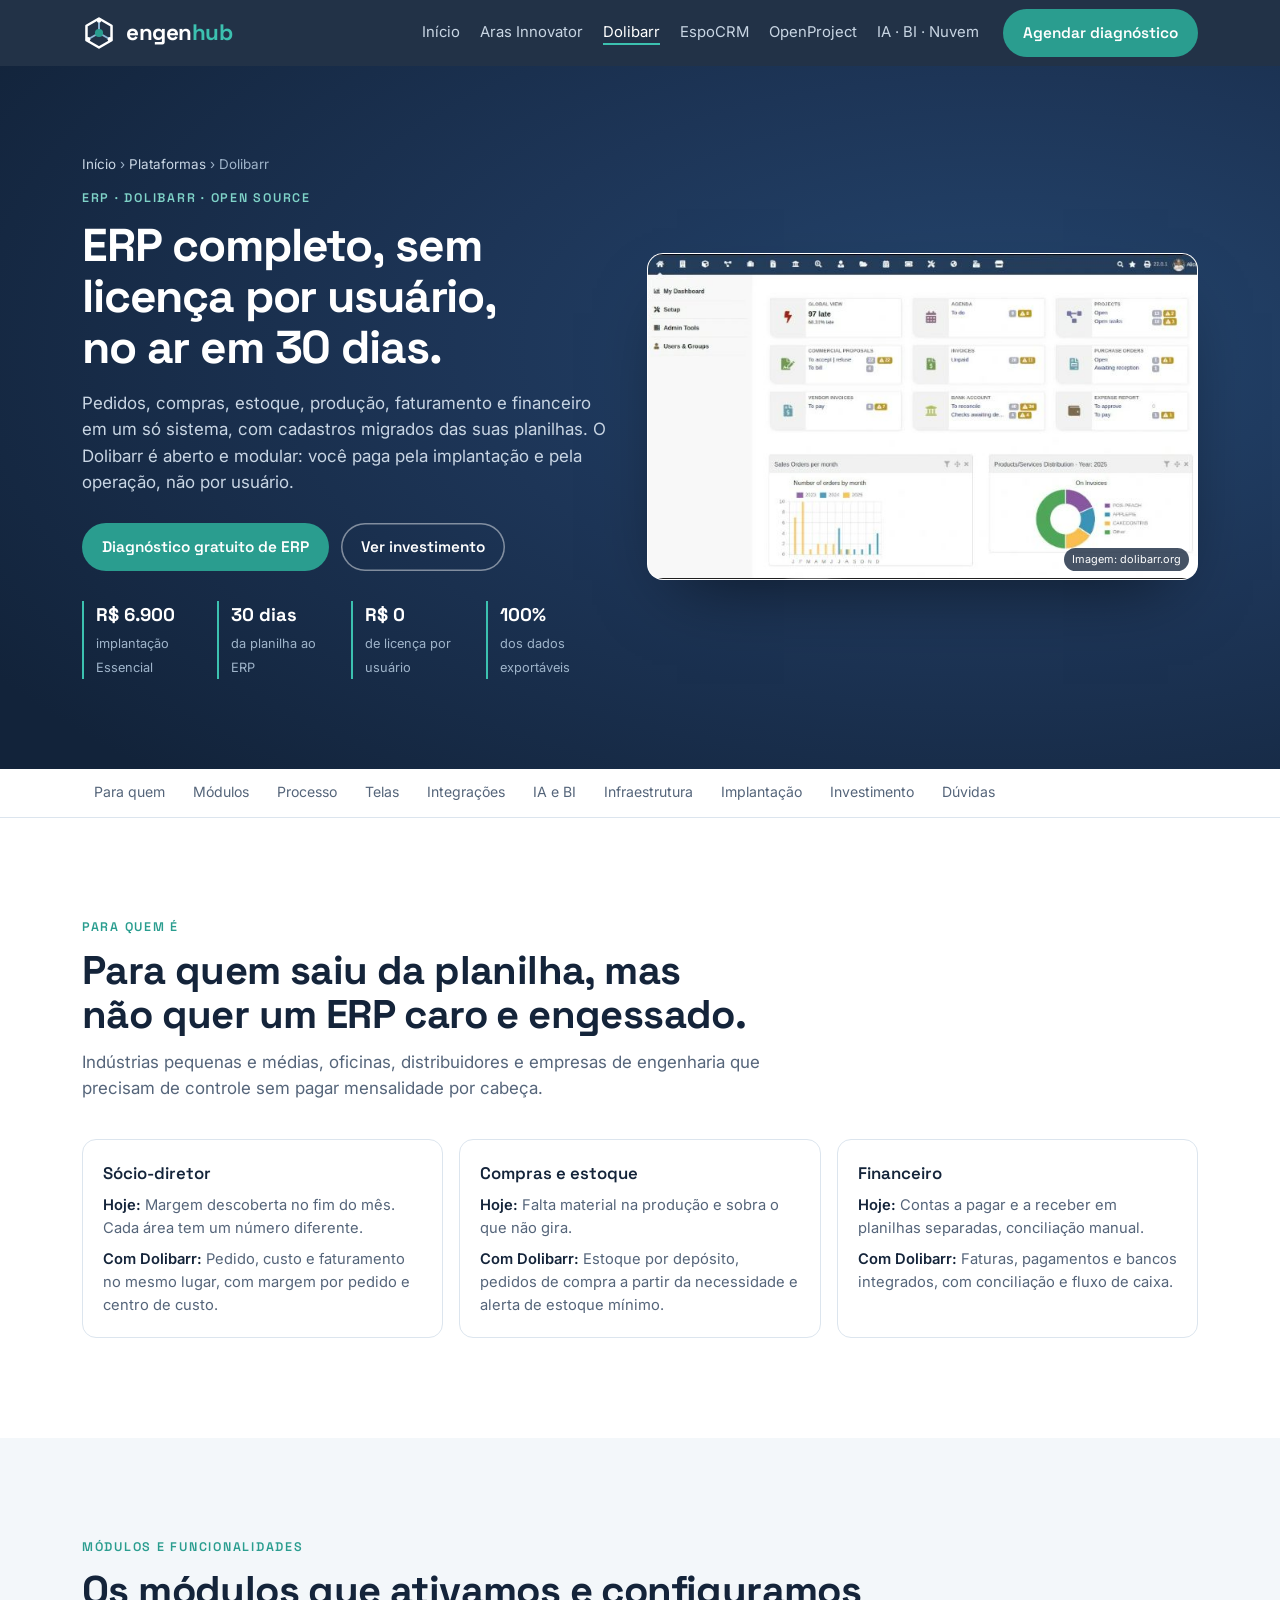
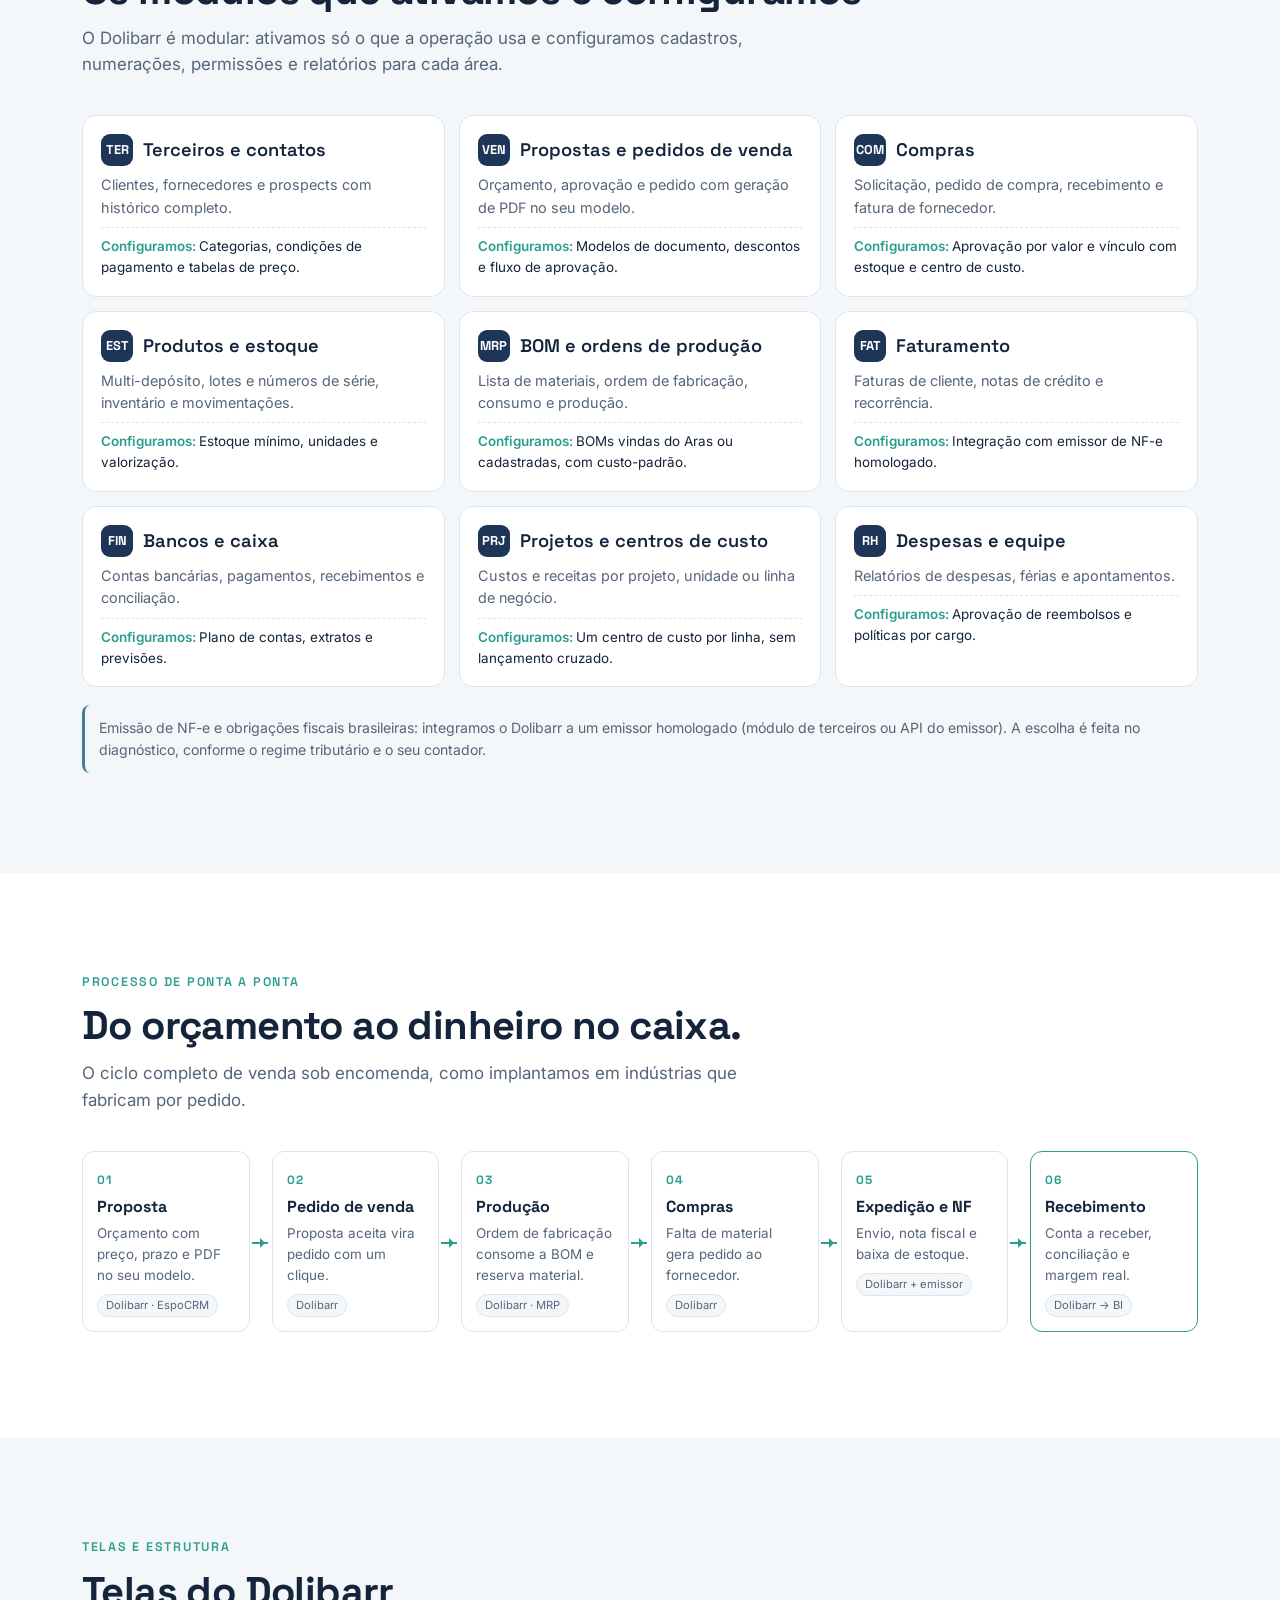
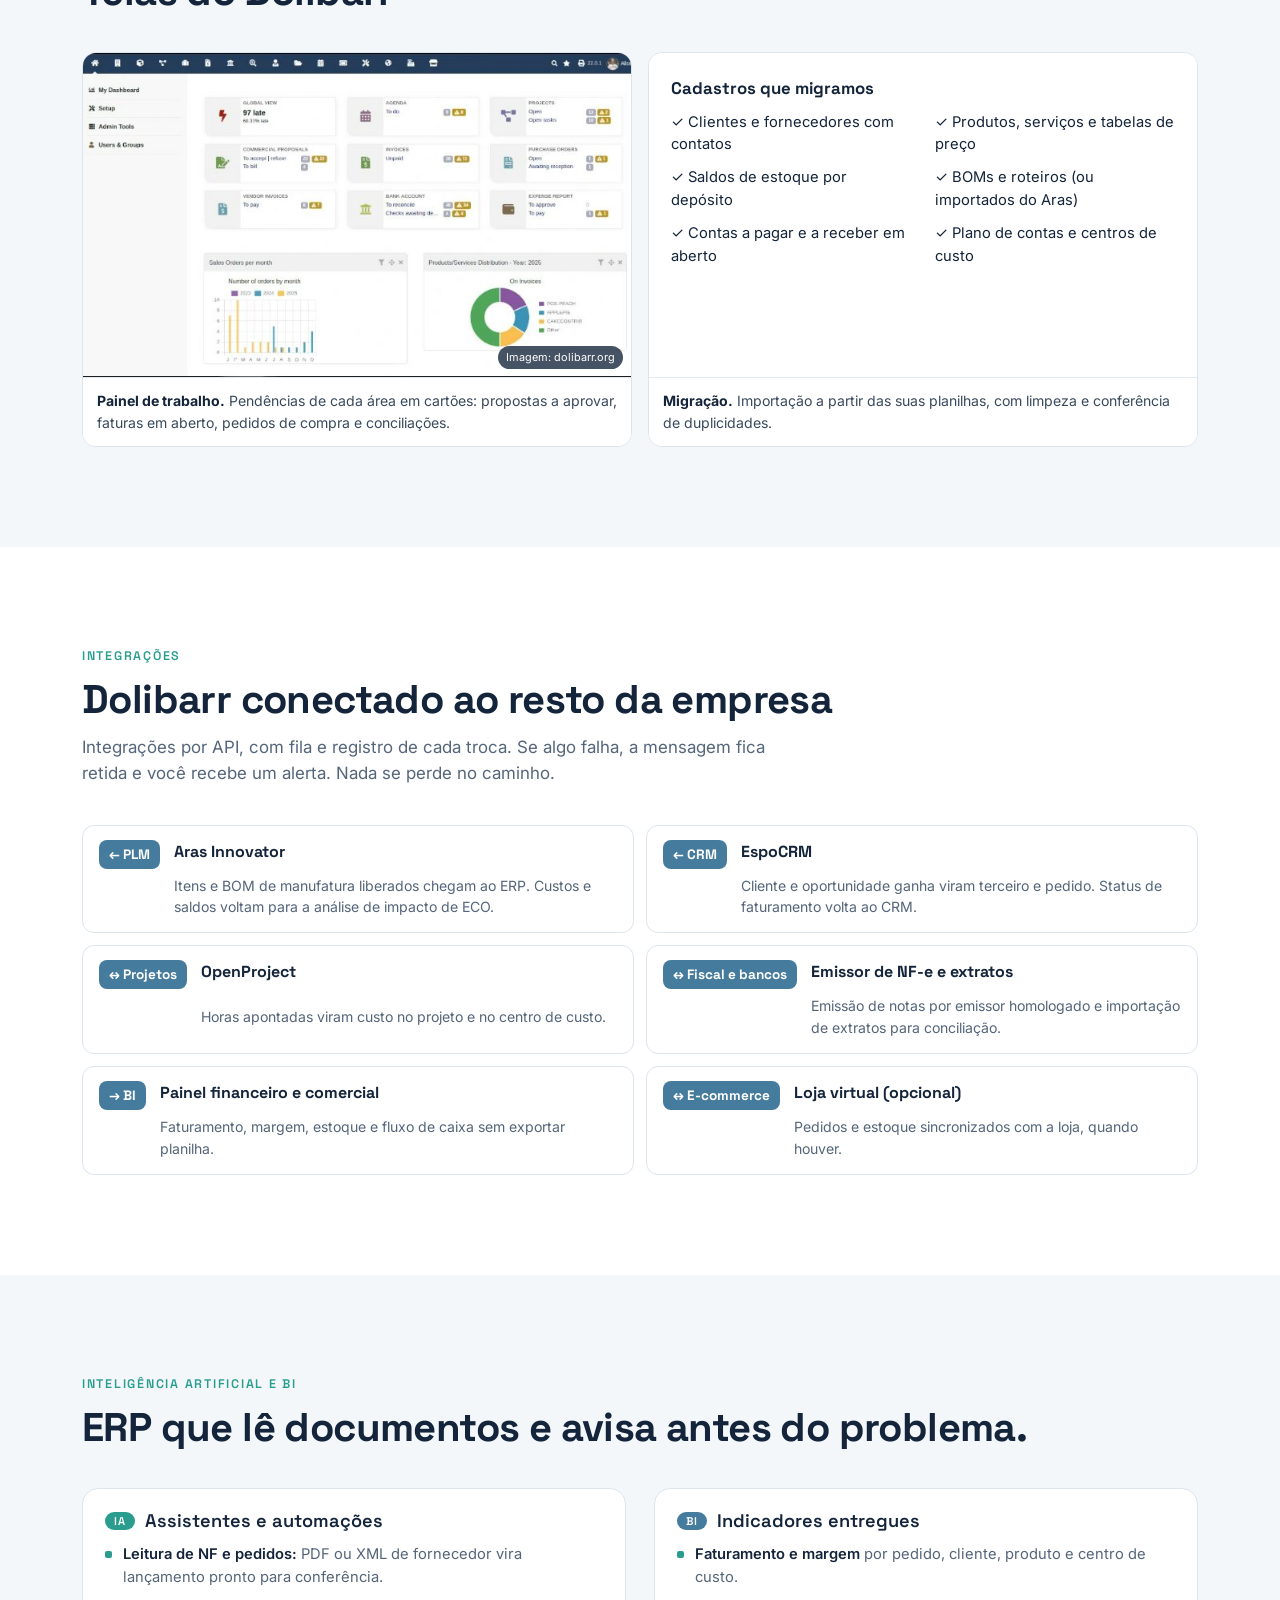
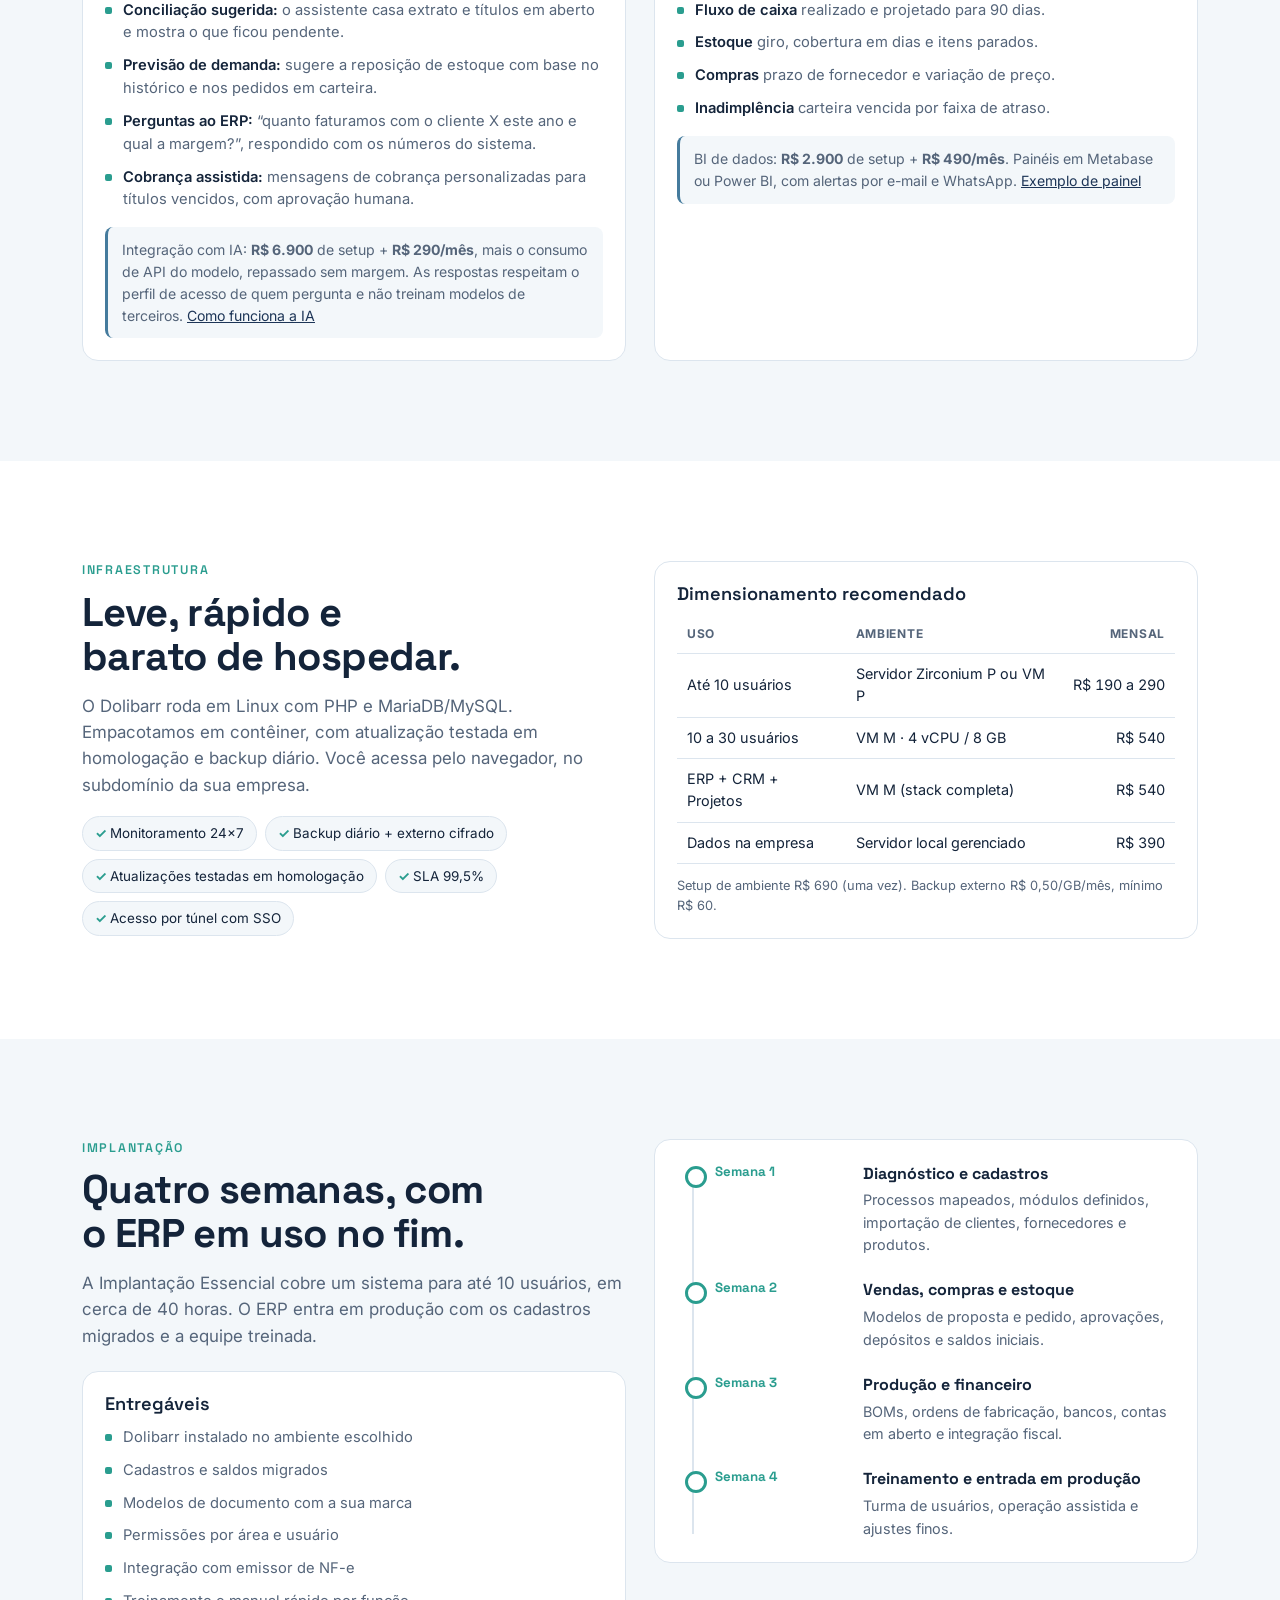
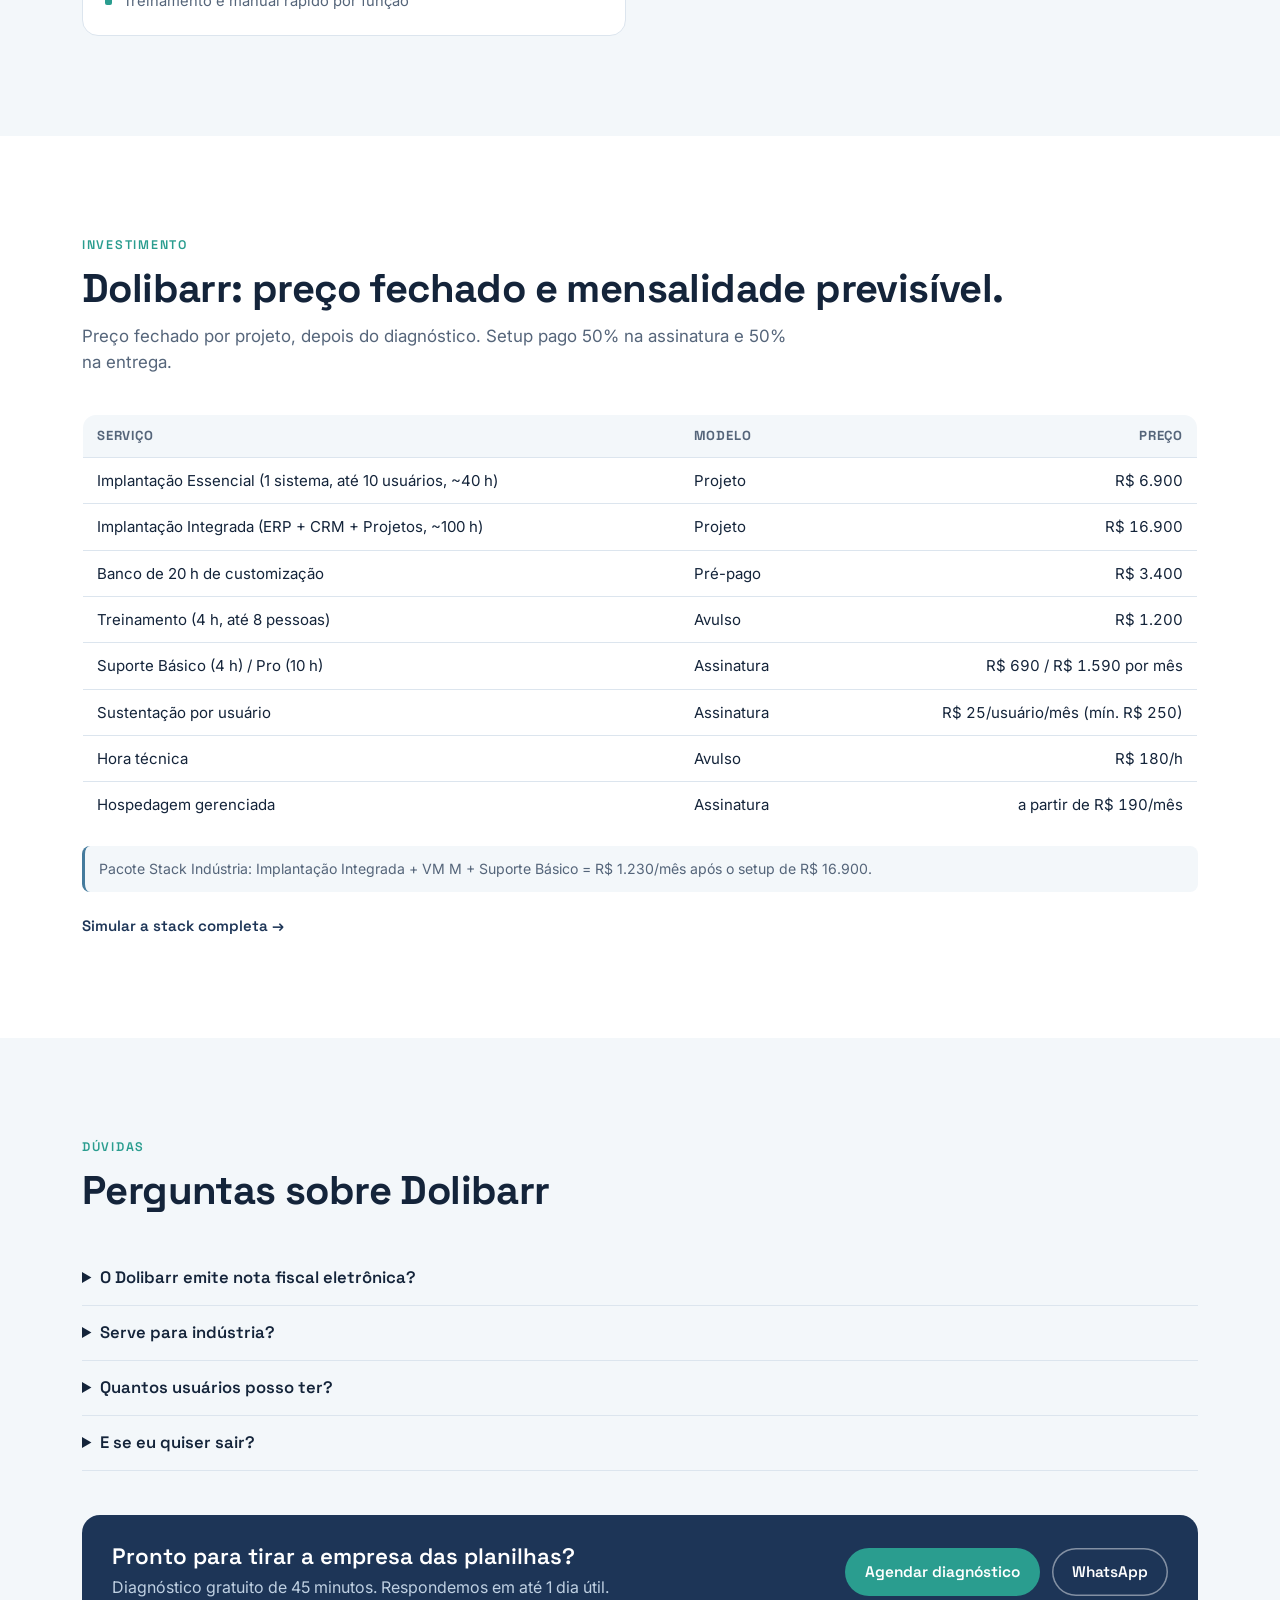
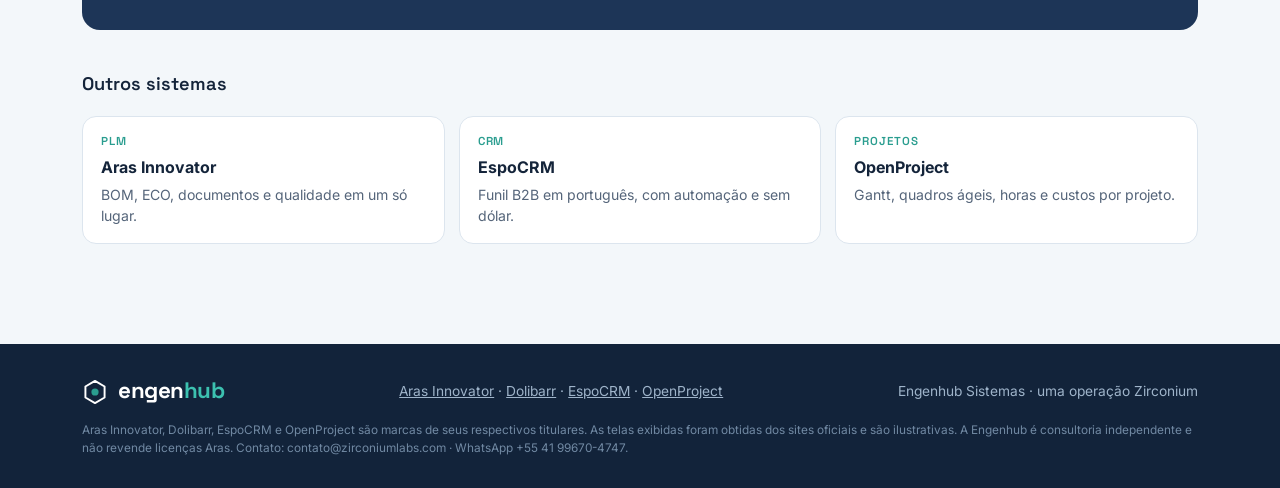
<file: dolibarr.html>
<!DOCTYPE html>
<html lang="pt-BR">
<head>
<meta charset="utf-8">
<meta name="viewport" content="width=device-width, initial-scale=1">
<title>Dolibarr – ERP | Engenhub</title>
<meta name="description" content="Implantação do ERP Dolibarr para indústria e serviços: vendas, compras, estoque, produção, financeiro e centros de custo, integrado a CRM, PLM e BI.">
<link rel="icon" href="data:image/svg+xml,%3Csvg xmlns=%27http://www.w3.org/2000/svg%27 viewBox=%27-4 -4 108 108%27%3E%3Cpolygon points=%2750,4 10.2,27 10.2,73 50,96 89.8,73 89.8,27%27 fill=%27none%27 stroke=%27%231D3557%27 stroke-width=%278%27 stroke-linejoin=%27round%27/%3E%3Ccircle cx=%2750%27 cy=%2750%27 r=%2716%27 fill=%27%232A9D8F%27/%3E%3C/svg%3E">
<link rel="preconnect" href="https://fonts.googleapis.com">
<link rel="preconnect" href="https://fonts.gstatic.com" crossorigin>
<link href="https://fonts.googleapis.com/css2?family=Space+Grotesk:wght@500;600;700&family=Inter:wght@400;500;600&display=swap" rel="stylesheet">
<link rel="stylesheet" href="assets/engenhub.css">
</head>
<body>
<header class="top">
  <div class="wrap">
    <a class="brand" href="index.html" aria-label="Engenhub, página inicial">
      <svg viewBox="-4 -4 108 108" aria-hidden="true">
        <polygon points="50,4 10.2,27 10.2,73 50,96 89.8,73 89.8,27" fill="none" stroke="#FFFFFF" stroke-width="8" stroke-linejoin="round"/>
        <line x1="50" y1="50" x2="50" y2="10" stroke="#8FB8D6" stroke-width="6"/><line x1="50" y1="50" x2="15.4" y2="70" stroke="#8FB8D6" stroke-width="6"/><line x1="50" y1="50" x2="84.6" y2="70" stroke="#8FB8D6" stroke-width="6"/>
        <circle cx="50" cy="10" r="7" fill="#FFFFFF"/><circle cx="15.4" cy="70" r="7" fill="#FFFFFF"/><circle cx="84.6" cy="70" r="7" fill="#FFFFFF"/>
        <circle cx="50" cy="50" r="13" fill="#2A9D8F"/>
      </svg>
      <b>engen<span>hub</span></b>
    </a>
    <nav class="main" aria-label="Sistemas">
      <a href="index.html">Início</a><a href="aras.html">Aras Innovator</a><a href="dolibarr.html" aria-current="page">Dolibarr</a><a href="espocrm.html">EspoCRM</a><a href="openproject.html">OpenProject</a><a href="index.html#ia">IA · BI · Nuvem</a>
    </nav>
    <a class="btn btn-teal" href="index.html?interesse=ERP Dolibarr#orcamento">Agendar diagnóstico</a>
  </div>
</header>
<main>
<section class="hero dhero" aria-labelledby="h-top">
  <div class="wrap">
    <div>
      <p class="crumb"><a href="index.html">Início</a> › <a href="index.html#plataformas">Plataformas</a> › Dolibarr</p>
      <p class="kicker" style="color:#7FD3C8">ERP · Dolibarr · open source</p>
      <h1 id="h-top" style="margin-top:12px">ERP completo, sem licença por usuário, no ar em 30 dias.</h1>
      <p class="lead">Pedidos, compras, estoque, produção, faturamento e financeiro em um só sistema, com cadastros migrados das suas planilhas. O Dolibarr é aberto e modular: você paga pela implantação e pela operação, não por usuário.</p>
      <div class="ctas">
        <a class="btn btn-teal" href="index.html?interesse=ERP Dolibarr#orcamento">Diagnóstico gratuito de ERP</a>
        <a class="btn btn-ghost" href="#investimento">Ver investimento</a>
      </div>
      <div class="facts"><div><b>R$ 6.900</b><small>implantação Essencial</small></div><div><b>30 dias</b><small>da planilha ao ERP</small></div><div><b>R$ 0</b><small>de licença por usuário</small></div><div><b>100%</b><small>dos dados exportáveis</small></div></div>
    </div>
    <figure><img src="img/dolibarr-dashboard.jpg" alt="Painel do Dolibarr com propostas, pedidos, faturas, contas bancárias e gráficos"><figcaption>Imagem: dolibarr.org</figcaption></figure>
  </div>
</section>
<nav class="subnav" aria-label="Nesta página"><div class="wrap"><a href="#para-quem">Para quem</a><a href="#modulos">Módulos</a><a href="#processo">Processo</a><a href="#telas">Telas</a><a href="#integracoes">Integrações</a><a href="#ia-bi">IA e BI</a><a href="#infra">Infraestrutura</a><a href="#implantacao">Implantação</a><a href="#investimento">Investimento</a><a href="#duvidas">Dúvidas</a></div></nav>
<section id="para-quem" aria-labelledby="h-pq">
  <div class="wrap">
    <div class="sec-head"><p class="kicker">Para quem é</p><h2 id="h-pq">Para quem saiu da planilha, mas não quer um ERP caro e engessado.</h2><p class="lead">Indústrias pequenas e médias, oficinas, distribuidores e empresas de engenharia que precisam de controle sem pagar mensalidade por cabeça.</p></div>
    <div class="cards3"><div class="pcard"><div class="who">Sócio-diretor</div><p><b>Hoje:</b> Margem descoberta no fim do mês. Cada área tem um número diferente.</p><p><b>Com Dolibarr:</b> Pedido, custo e faturamento no mesmo lugar, com margem por pedido e centro de custo.</p></div><div class="pcard"><div class="who">Compras e estoque</div><p><b>Hoje:</b> Falta material na produção e sobra o que não gira.</p><p><b>Com Dolibarr:</b> Estoque por depósito, pedidos de compra a partir da necessidade e alerta de estoque mínimo.</p></div><div class="pcard"><div class="who">Financeiro</div><p><b>Hoje:</b> Contas a pagar e a receber em planilhas separadas, conciliação manual.</p><p><b>Com Dolibarr:</b> Faturas, pagamentos e bancos integrados, com conciliação e fluxo de caixa.</p></div></div>
  </div>
</section>
<section id="modulos" class="alt" aria-labelledby="h-mod">
  <div class="wrap">
    <div class="sec-head"><p class="kicker">Módulos e funcionalidades</p><h2 id="h-mod">Os módulos que ativamos e configuramos</h2><p class="lead">O Dolibarr é modular: ativamos só o que a operação usa e configuramos cadastros, numerações, permissões e relatórios para cada área.</p></div>
    <div class="mods"><div class="mod"><div class="mh"><span class="mi">TER</span><h3>Terceiros e contatos</h3></div><p>Clientes, fornecedores e prospects com histórico completo.</p><p class="we">Categorias, condições de pagamento e tabelas de preço.</p></div><div class="mod"><div class="mh"><span class="mi">VEN</span><h3>Propostas e pedidos de venda</h3></div><p>Orçamento, aprovação e pedido com geração de PDF no seu modelo.</p><p class="we">Modelos de documento, descontos e fluxo de aprovação.</p></div><div class="mod"><div class="mh"><span class="mi">COM</span><h3>Compras</h3></div><p>Solicitação, pedido de compra, recebimento e fatura de fornecedor.</p><p class="we">Aprovação por valor e vínculo com estoque e centro de custo.</p></div><div class="mod"><div class="mh"><span class="mi">EST</span><h3>Produtos e estoque</h3></div><p>Multi-depósito, lotes e números de série, inventário e movimentações.</p><p class="we">Estoque mínimo, unidades e valorização.</p></div><div class="mod"><div class="mh"><span class="mi">MRP</span><h3>BOM e ordens de produção</h3></div><p>Lista de materiais, ordem de fabricação, consumo e produção.</p><p class="we">BOMs vindas do Aras ou cadastradas, com custo-padrão.</p></div><div class="mod"><div class="mh"><span class="mi">FAT</span><h3>Faturamento</h3></div><p>Faturas de cliente, notas de crédito e recorrência.</p><p class="we">Integração com emissor de NF-e homologado.</p></div><div class="mod"><div class="mh"><span class="mi">FIN</span><h3>Bancos e caixa</h3></div><p>Contas bancárias, pagamentos, recebimentos e conciliação.</p><p class="we">Plano de contas, extratos e previsões.</p></div><div class="mod"><div class="mh"><span class="mi">PRJ</span><h3>Projetos e centros de custo</h3></div><p>Custos e receitas por projeto, unidade ou linha de negócio.</p><p class="we">Um centro de custo por linha, sem lançamento cruzado.</p></div><div class="mod"><div class="mh"><span class="mi">RH</span><h3>Despesas e equipe</h3></div><p>Relatórios de despesas, férias e apontamentos.</p><p class="we">Aprovação de reembolsos e políticas por cargo.</p></div></div>
    <p class="note-box">Emissão de NF-e e obrigações fiscais brasileiras: integramos o Dolibarr a um emissor homologado (módulo de terceiros ou API do emissor). A escolha é feita no diagnóstico, conforme o regime tributário e o seu contador.</p>
  </div>
</section>
<section id="processo" aria-labelledby="h-proc">
  <div class="wrap">
    <div class="sec-head"><p class="kicker">Processo de ponta a ponta</p><h2 id="h-proc">Do orçamento ao dinheiro no caixa.</h2><p class="lead">O ciclo completo de venda sob encomenda, como implantamos em indústrias que fabricam por pedido.</p></div>
    <div class="flow"><div class="fstep"><small>01</small><b>Proposta</b><p>Orçamento com preço, prazo e PDF no seu modelo.</p><span class="sys">Dolibarr · EspoCRM</span></div><div class="fstep"><small>02</small><b>Pedido de venda</b><p>Proposta aceita vira pedido com um clique.</p><span class="sys">Dolibarr</span></div><div class="fstep"><small>03</small><b>Produção</b><p>Ordem de fabricação consome a BOM e reserva material.</p><span class="sys">Dolibarr · MRP</span></div><div class="fstep"><small>04</small><b>Compras</b><p>Falta de material gera pedido ao fornecedor.</p><span class="sys">Dolibarr</span></div><div class="fstep"><small>05</small><b>Expedição e NF</b><p>Envio, nota fiscal e baixa de estoque.</p><span class="sys">Dolibarr + emissor</span></div><div class="fstep"><small>06</small><b>Recebimento</b><p>Conta a receber, conciliação e margem real.</p><span class="sys">Dolibarr → BI</span></div></div>
  </div>
</section>
<section id="telas" class="alt" aria-labelledby="h-telas">
  <div class="wrap">
    <div class="sec-head"><p class="kicker">Telas e estrutura</p><h2 id="h-telas">Telas do Dolibarr</h2></div>
    <div class="gal"><figure><div class="im"><img src="img/dolibarr-dashboard.jpg" alt="Painel inicial do Dolibarr com indicadores de propostas, faturas, pedidos de compra e banco" loading="lazy"><figcaption>Imagem: dolibarr.org</figcaption></div><div class="cap"><b>Painel de trabalho.</b> Pendências de cada área em cartões: propostas a aprovar, faturas em aberto, pedidos de compra e conciliações.</div></figure><figure><div class="im" style="background:#fff;flex:1"><div style="padding:22px;display:grid;grid-template-columns:repeat(auto-fit,minmax(240px,1fr));gap:10px 24px;font-size:.92rem;color:#14243A"><b style="font-family:&quot;Space Grotesk&quot;,sans-serif;font-size:1.05rem;grid-column:1/-1">Cadastros que migramos</b><span>✓ Clientes e fornecedores com contatos</span><span>✓ Produtos, serviços e tabelas de preço</span><span>✓ Saldos de estoque por depósito</span><span>✓ BOMs e roteiros (ou importados do Aras)</span><span>✓ Contas a pagar e a receber em aberto</span><span>✓ Plano de contas e centros de custo</span></div></div><div class="cap"><b>Migração.</b> Importação a partir das suas planilhas, com limpeza e conferência de duplicidades.</div></figure></div>
  </div>
</section>
<section id="integracoes" aria-labelledby="h-int">
  <div class="wrap">
    <div class="sec-head"><p class="kicker">Integrações</p><h2 id="h-int">Dolibarr conectado ao resto da empresa</h2><p class="lead">Integrações por API, com fila e registro de cada troca. Se algo falha, a mensagem fica retida e você recebe um alerta. Nada se perde no caminho.</p></div>
    <div class="integ"><div class="ig"><span class="dir">← PLM</span><b>Aras Innovator</b><p>Itens e BOM de manufatura liberados chegam ao ERP. Custos e saldos voltam para a análise de impacto de ECO.</p></div><div class="ig"><span class="dir">← CRM</span><b>EspoCRM</b><p>Cliente e oportunidade ganha viram terceiro e pedido. Status de faturamento volta ao CRM.</p></div><div class="ig"><span class="dir">↔ Projetos</span><b>OpenProject</b><p>Horas apontadas viram custo no projeto e no centro de custo.</p></div><div class="ig"><span class="dir">↔ Fiscal e bancos</span><b>Emissor de NF-e e extratos</b><p>Emissão de notas por emissor homologado e importação de extratos para conciliação.</p></div><div class="ig"><span class="dir">→ BI</span><b>Painel financeiro e comercial</b><p>Faturamento, margem, estoque e fluxo de caixa sem exportar planilha.</p></div><div class="ig"><span class="dir">↔ E-commerce</span><b>Loja virtual (opcional)</b><p>Pedidos e estoque sincronizados com a loja, quando houver.</p></div></div>
  </div>
</section>
<section id="ia-bi" class="alt" aria-labelledby="h-iabi">
  <div class="wrap">
    <div class="sec-head"><p class="kicker">Inteligência artificial e BI</p><h2 id="h-iabi">ERP que lê documentos e avisa antes do problema.</h2></div>
    <div class="two">
      <div class="box"><h3><span class="tg">IA</span>Assistentes e automações</h3><ul><li><b>Leitura de NF e pedidos:</b> PDF ou XML de fornecedor vira lançamento pronto para conferência.</li><li><b>Conciliação sugerida:</b> o assistente casa extrato e títulos em aberto e mostra o que ficou pendente.</li><li><b>Previsão de demanda:</b> sugere a reposição de estoque com base no histórico e nos pedidos em carteira.</li><li><b>Perguntas ao ERP:</b> “quanto faturamos com o cliente X este ano e qual a margem?”, respondido com os números do sistema.</li><li><b>Cobrança assistida:</b> mensagens de cobrança personalizadas para títulos vencidos, com aprovação humana.</li></ul>
        <p class="note-box" style="margin-top:16px">Integração com IA: <b>R$ 6.900</b> de setup + <b>R$ 290/mês</b>, mais o consumo de API do modelo, repassado sem margem. As respostas respeitam o perfil de acesso de quem pergunta e não treinam modelos de terceiros. <a href="index.html#ia">Como funciona a IA</a></p></div>
      <div class="box"><h3><span class="tg b">BI</span>Indicadores entregues</h3><ul><li><b>Faturamento e margem</b> por pedido, cliente, produto e centro de custo.</li><li><b>Fluxo de caixa</b> realizado e projetado para 90 dias.</li><li><b>Estoque</b> giro, cobertura em dias e itens parados.</li><li><b>Compras</b> prazo de fornecedor e variação de preço.</li><li><b>Inadimplência</b> carteira vencida por faixa de atraso.</li></ul>
        <p class="note-box" style="margin-top:16px">BI de dados: <b>R$ 2.900</b> de setup + <b>R$ 490/mês</b>. Painéis em Metabase ou Power BI, com alertas por e-mail e WhatsApp. <a href="index.html#bi">Exemplo de painel</a></p></div>
    </div>
  </div>
</section>
<section id="infra" aria-labelledby="h-infra">
  <div class="wrap two" style="align-items:start">
    <div>
      <p class="kicker">Infraestrutura</p>
      <h2 id="h-infra" style="margin-top:10px">Leve, rápido e barato de hospedar.</h2>
      <p class="lead" style="margin-top:14px">O Dolibarr roda em Linux com PHP e MariaDB/MySQL. Empacotamos em contêiner, com atualização testada em homologação e backup diário. Você acessa pelo navegador, no subdomínio da sua empresa.</p>
      <div class="incl"><span>Monitoramento 24×7</span><span>Backup diário + externo cifrado</span><span>Atualizações testadas em homologação</span><span>SLA 99,5%</span><span>Acesso por túnel com SSO</span></div>
    </div>
    <div class="box">
      <h3>Dimensionamento recomendado</h3>
      <table class="size"><thead><tr><th>Uso</th><th>Ambiente</th><th style="text-align:right">Mensal</th></tr></thead><tbody><tr><td>Até 10 usuários</td><td>Servidor Zirconium P ou VM P</td><td class="r">R$ 190 a 290</td></tr><tr><td>10 a 30 usuários</td><td>VM M · 4 vCPU / 8 GB</td><td class="r">R$ 540</td></tr><tr><td>ERP + CRM + Projetos</td><td>VM M (stack completa)</td><td class="r">R$ 540</td></tr><tr><td>Dados na empresa</td><td>Servidor local gerenciado</td><td class="r">R$ 390</td></tr></tbody></table>
      <p class="note" style="margin-top:12px">Setup de ambiente R$ 690 (uma vez). Backup externo R$ 0,50/GB/mês, mínimo R$ 60.</p>
    </div>
  </div>
</section>
<section id="implantacao" class="alt" aria-labelledby="h-impl">
  <div class="wrap two" style="align-items:start">
    <div>
      <p class="kicker">Implantação</p>
      <h2 id="h-impl" style="margin-top:10px">Quatro semanas, com o ERP em uso no fim.</h2>
      <p class="lead" style="margin-top:14px">A Implantação Essencial cobre um sistema para até 10 usuários, em cerca de 40 horas. O ERP entra em produção com os cadastros migrados e a equipe treinada.</p>
      <div class="box" style="margin-top:22px"><h3>Entregáveis</h3><ul><li>Dolibarr instalado no ambiente escolhido</li><li>Cadastros e saldos migrados</li><li>Modelos de documento com a sua marca</li><li>Permissões por área e usuário</li><li>Integração com emissor de NF-e</li><li>Treinamento e manual rápido por função</li></ul></div>
    </div>
    <div class="box"><div class="tl"><div class="tli"><small>Semana 1</small><div><b>Diagnóstico e cadastros</b><p>Processos mapeados, módulos definidos, importação de clientes, fornecedores e produtos.</p></div></div><div class="tli"><small>Semana 2</small><div><b>Vendas, compras e estoque</b><p>Modelos de proposta e pedido, aprovações, depósitos e saldos iniciais.</p></div></div><div class="tli"><small>Semana 3</small><div><b>Produção e financeiro</b><p>BOMs, ordens de fabricação, bancos, contas em aberto e integração fiscal.</p></div></div><div class="tli"><small>Semana 4</small><div><b>Treinamento e entrada em produção</b><p>Turma de usuários, operação assistida e ajustes finos.</p></div></div></div></div>
  </div>
</section>
<section id="investimento" aria-labelledby="h-inv">
  <div class="wrap">
    <div class="sec-head"><p class="kicker">Investimento</p><h2 id="h-inv">Dolibarr: preço fechado e mensalidade previsível.</h2><p class="lead">Preço fechado por projeto, depois do diagnóstico. Setup pago 50% na assinatura e 50% na entrega.</p></div>
    <div class="tblwrap"><table class="tbl"><thead><tr><th>Serviço</th><th>Modelo</th><th style="text-align:right">Preço</th></tr></thead><tbody><tr><td>Implantação Essencial (1 sistema, até 10 usuários, ~40 h)</td><td>Projeto</td><td class="r">R$ 6.900</td></tr><tr><td>Implantação Integrada (ERP + CRM + Projetos, ~100 h)</td><td>Projeto</td><td class="r">R$ 16.900</td></tr><tr><td>Banco de 20 h de customização</td><td>Pré-pago</td><td class="r">R$ 3.400</td></tr><tr><td>Treinamento (4 h, até 8 pessoas)</td><td>Avulso</td><td class="r">R$ 1.200</td></tr><tr><td>Suporte Básico (4 h) / Pro (10 h)</td><td>Assinatura</td><td class="r">R$ 690 / R$ 1.590 por mês</td></tr><tr><td>Sustentação por usuário</td><td>Assinatura</td><td class="r">R$ 25/usuário/mês (mín. R$ 250)</td></tr><tr><td>Hora técnica</td><td>Avulso</td><td class="r">R$ 180/h</td></tr><tr><td>Hospedagem gerenciada</td><td>Assinatura</td><td class="r">a partir de R$ 190/mês</td></tr></tbody></table></div>
    <p class="note-box">Pacote Stack Indústria: Implantação Integrada + VM M + Suporte Básico = R$ 1.230/mês após o setup de R$ 16.900.</p>
    <p style="margin-top:18px"><a class="more" href="index.html#simulador">Simular a stack completa →</a></p>
  </div>
</section>
<section id="duvidas" class="alt" aria-labelledby="h-faq">
  <div class="wrap">
    <div class="sec-head"><p class="kicker">Dúvidas</p><h2 id="h-faq">Perguntas sobre Dolibarr</h2></div>
    <details><summary>O Dolibarr emite nota fiscal eletrônica?</summary><p>A emissão é feita por integração com um emissor homologado, via módulo de terceiros ou API. Definimos a solução no diagnóstico, conforme o regime tributário e o contador.</p></details><details><summary>Serve para indústria?</summary><p>Sim. Os módulos de BOM e ordens de produção cobrem a fabricação sob encomenda e a reposição de estoque. Para engenharia de produto mais complexa, integramos com o Aras.</p></details><details><summary>Quantos usuários posso ter?</summary><p>Quantos precisar. Não há licença por usuário. O que muda com o volume é o tamanho do servidor e, acima de 10 usuários, a sustentação.</p></details><details><summary>E se eu quiser sair?</summary><p>O banco de dados é seu. Entregamos exportação completa e o procedimento de restauração documentado.</p></details>
    <div class="ctaband" style="margin-top:44px">
      <div><h3 style="font-size:1.4rem">Pronto para tirar a empresa das planilhas?</h3><p>Diagnóstico gratuito de 45 minutos. Respondemos em até 1 dia útil.</p></div>
      <div class="ctas" style="margin-top:0"><a class="btn btn-teal" href="index.html?interesse=ERP Dolibarr#orcamento">Agendar diagnóstico</a><a class="btn btn-ghost" href="https://wa.me/5541996704747">WhatsApp</a></div>
    </div>
    <h3 style="margin-top:44px">Outros sistemas</h3>
    <div class="others"><a class="oth" href="aras.html"><small>PLM</small><b>Aras Innovator</b><span>BOM, ECO, documentos e qualidade em um só lugar.</span></a><a class="oth" href="espocrm.html"><small>CRM</small><b>EspoCRM</b><span>Funil B2B em português, com automação e sem dólar.</span></a><a class="oth" href="openproject.html"><small>Projetos</small><b>OpenProject</b><span>Gantt, quadros ágeis, horas e custos por projeto.</span></a></div>
  </div>
</section>
</main>
<footer>
  <div class="wrap">
    <a class="brand" href="index.html" aria-label="Engenhub, página inicial">
      <svg viewBox="-4 -4 108 108" aria-hidden="true" style="width:26px;height:26px"><polygon points="50,4 10.2,27 10.2,73 50,96 89.8,73 89.8,27" fill="none" stroke="#FFFFFF" stroke-width="8" stroke-linejoin="round"/><circle cx="50" cy="50" r="15" fill="#2A9D8F"/></svg>
      <b>engen<span>hub</span></b>
    </a>
    <span><a href="aras.html" style="color:inherit">Aras Innovator</a> · <a href="dolibarr.html" style="color:inherit">Dolibarr</a> · <a href="espocrm.html" style="color:inherit">EspoCRM</a> · <a href="openproject.html" style="color:inherit">OpenProject</a></span>
    <span>Engenhub Sistemas · uma operação Zirconium</span>
    <span class="tm">Aras Innovator, Dolibarr, EspoCRM e OpenProject são marcas de seus respectivos titulares. As telas exibidas foram obtidas dos sites oficiais e são ilustrativas. A Engenhub é consultoria independente e não revende licenças Aras. Contato: contato@zirconiumlabs.com · WhatsApp +55 41 99670-4747.</span>
  </div>
</footer>
</body>
</html>
</file>
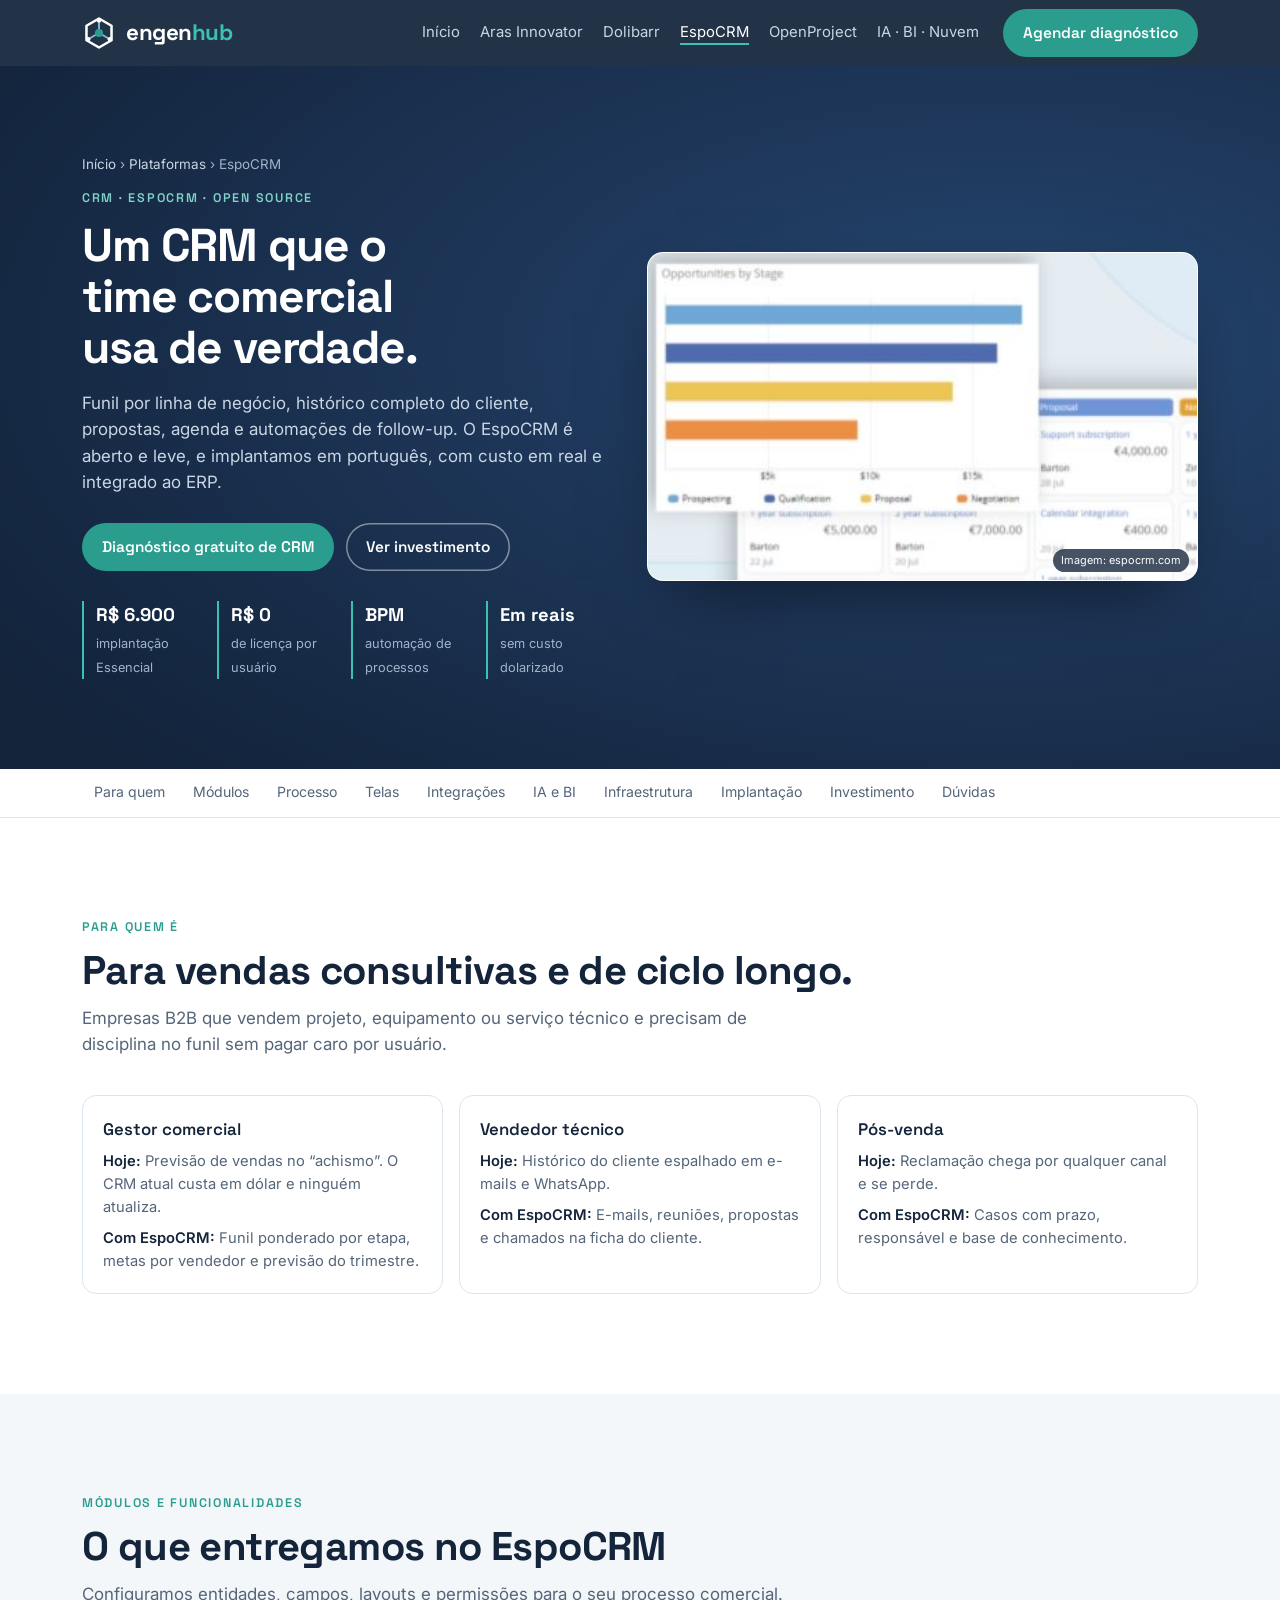
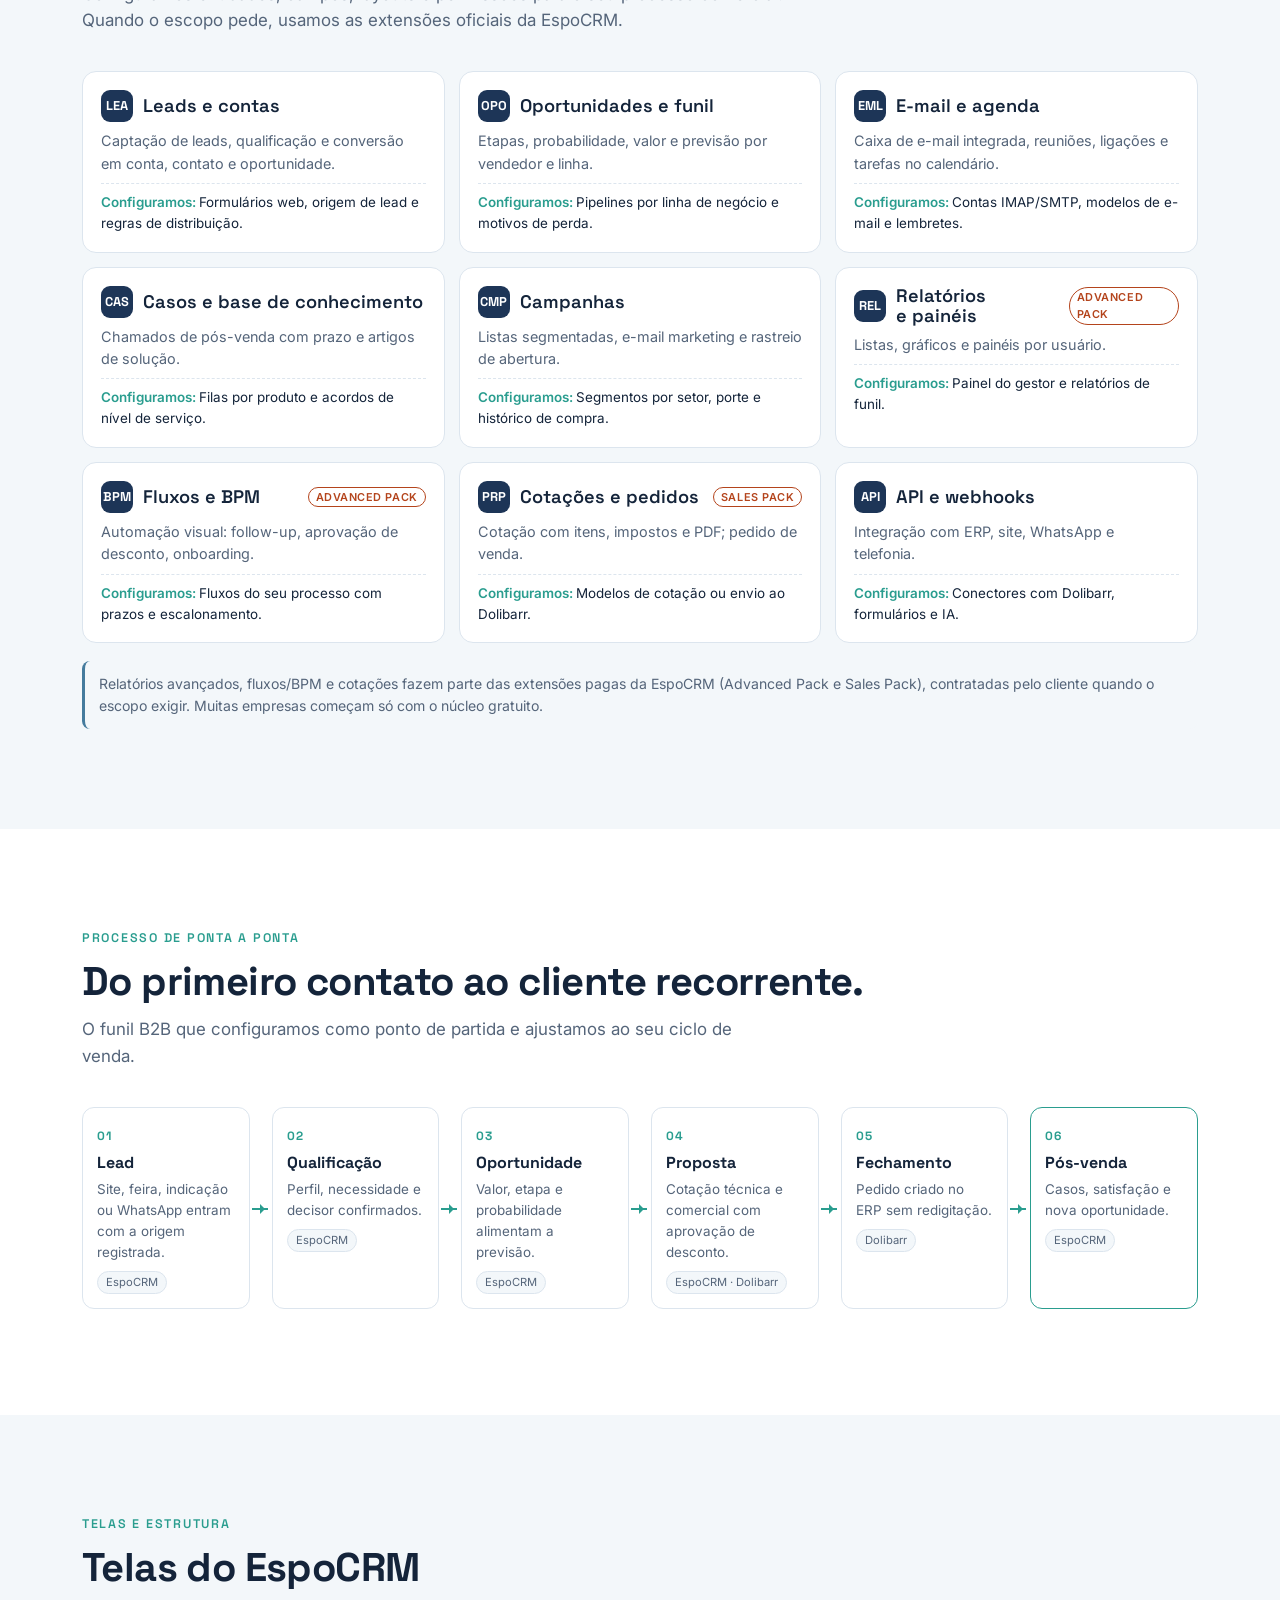
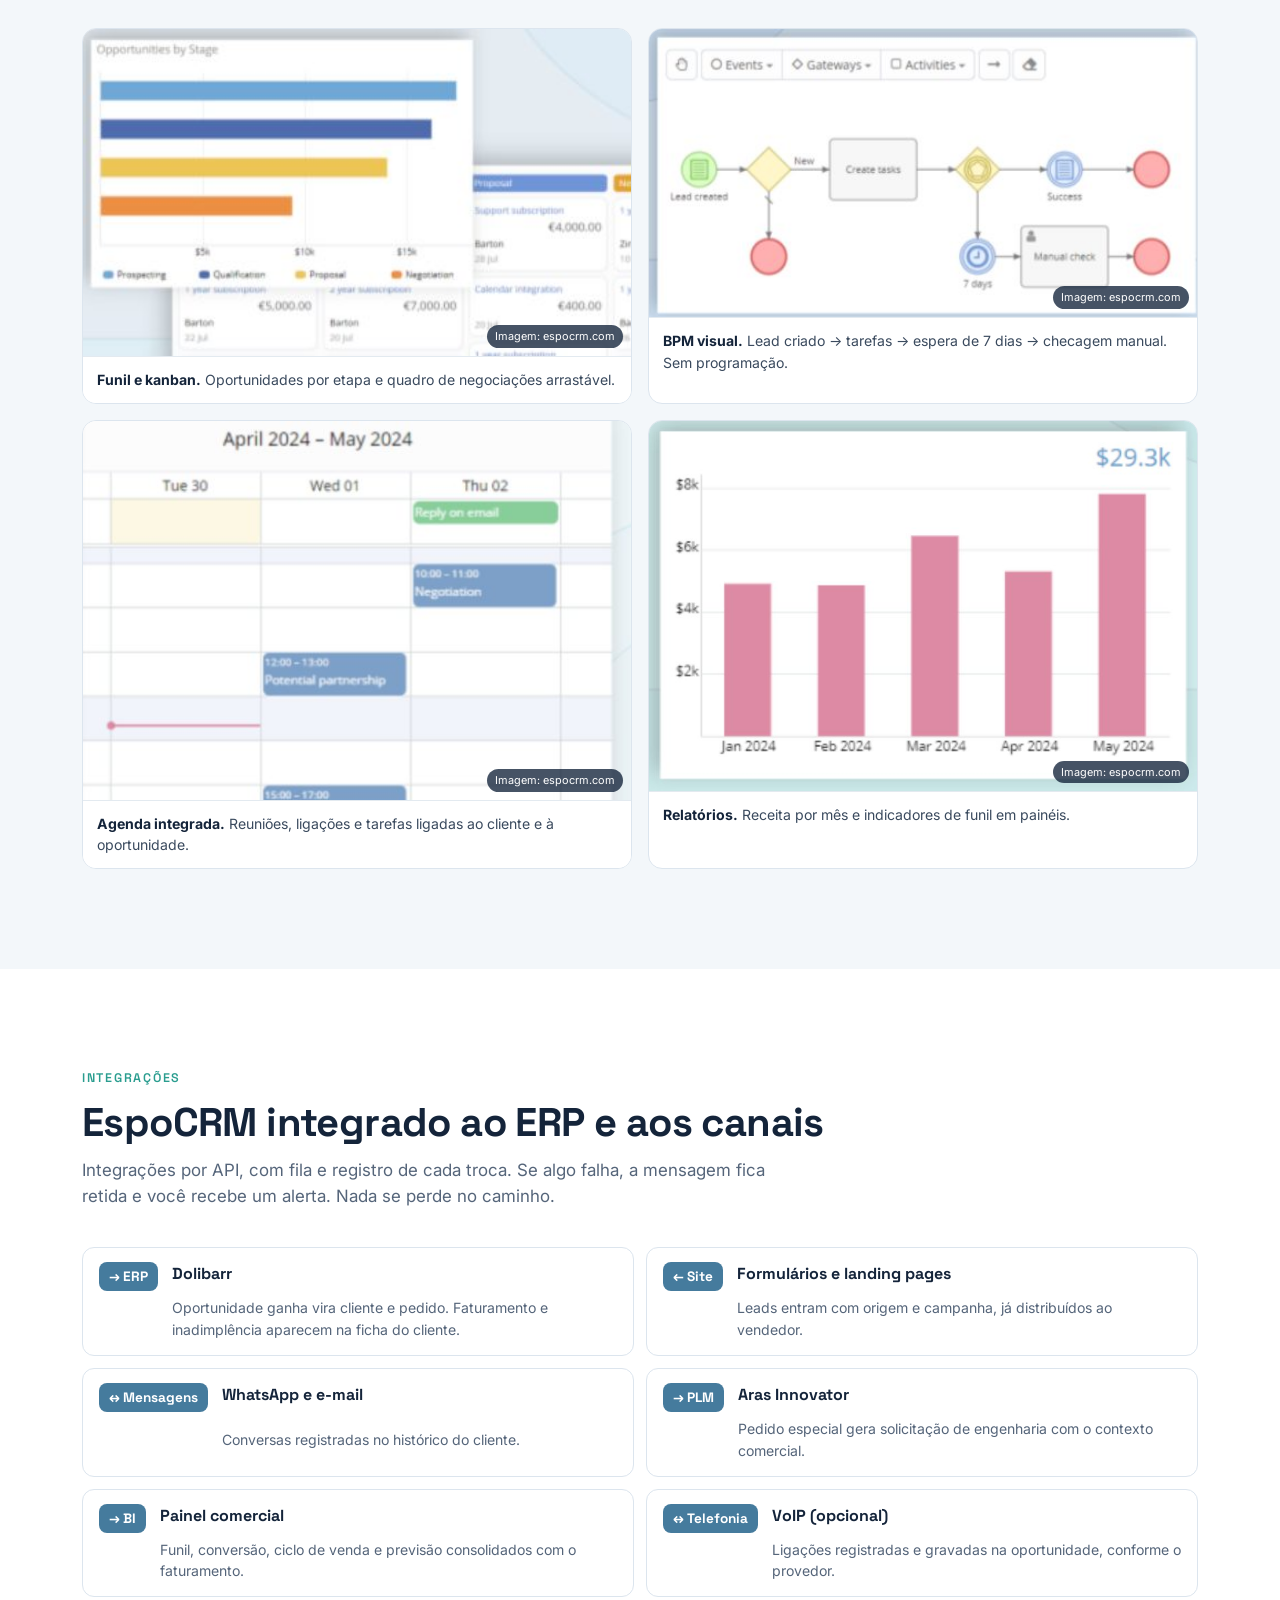
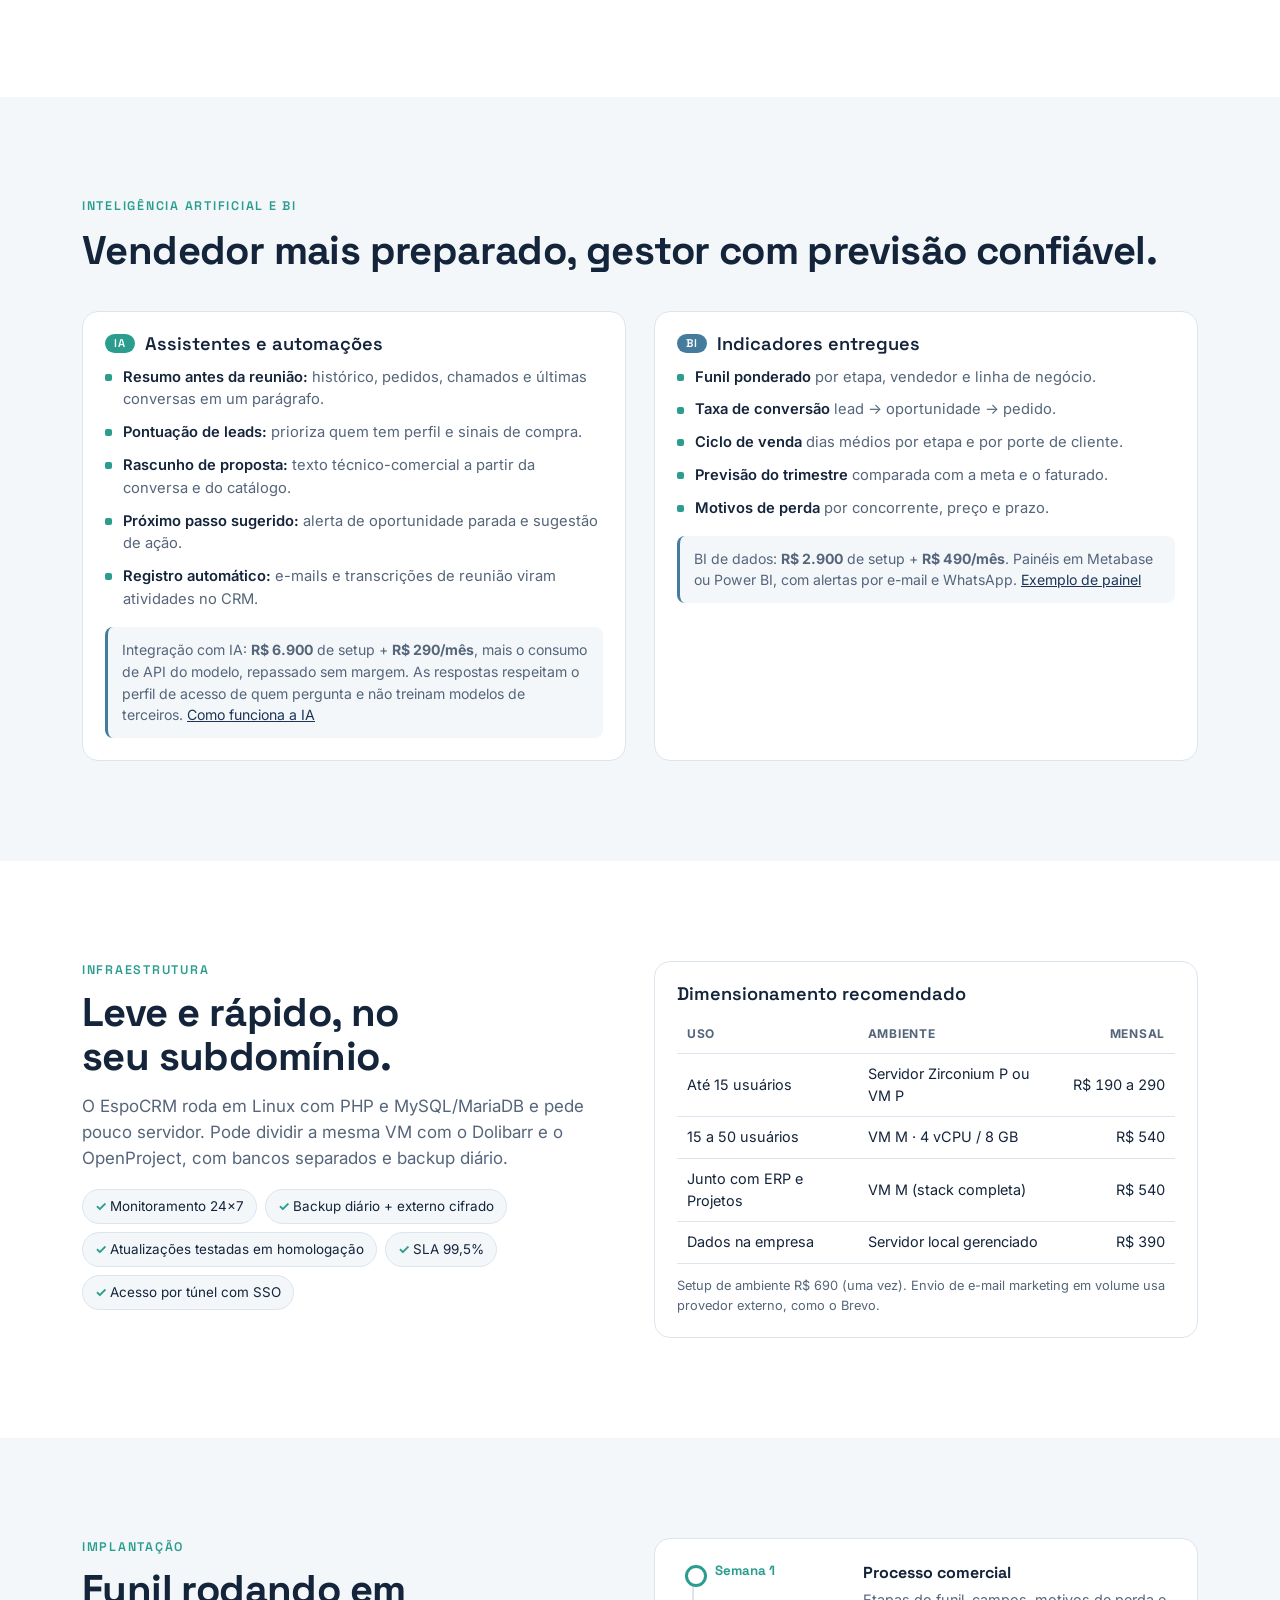
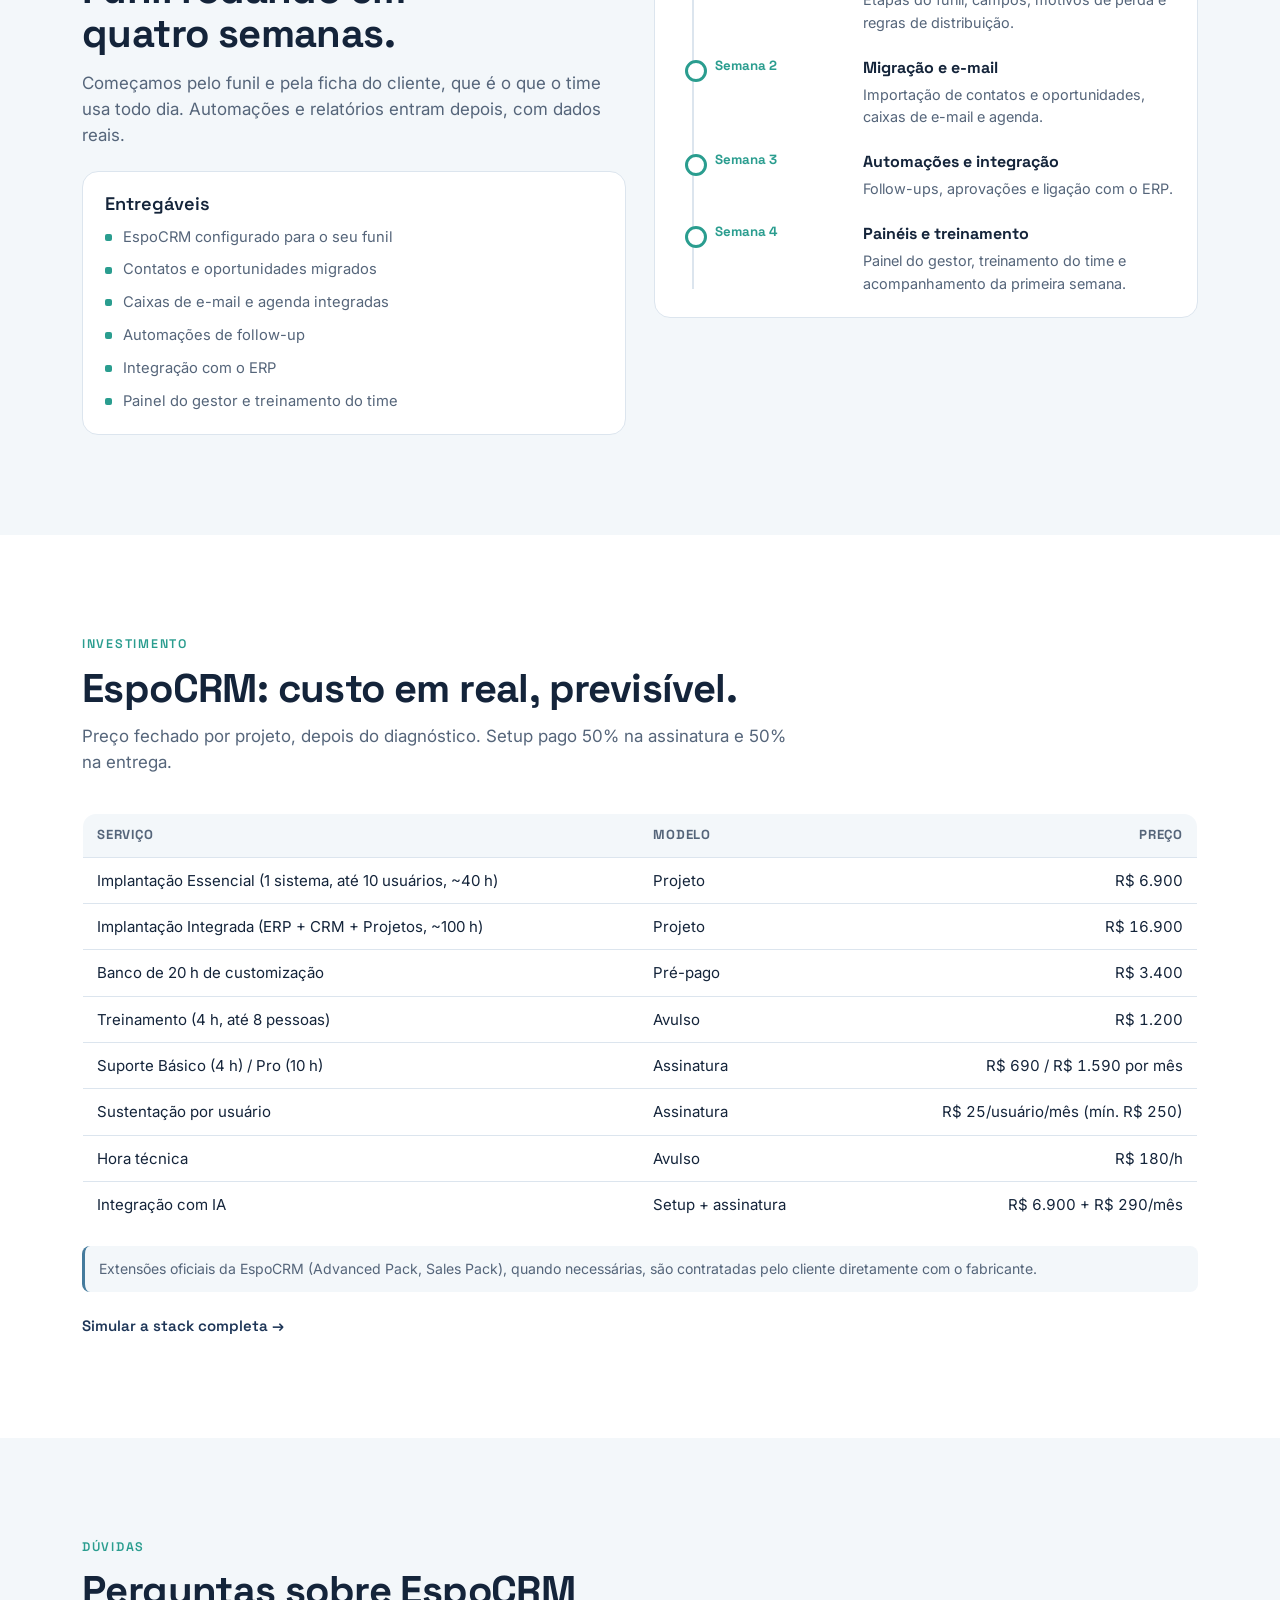
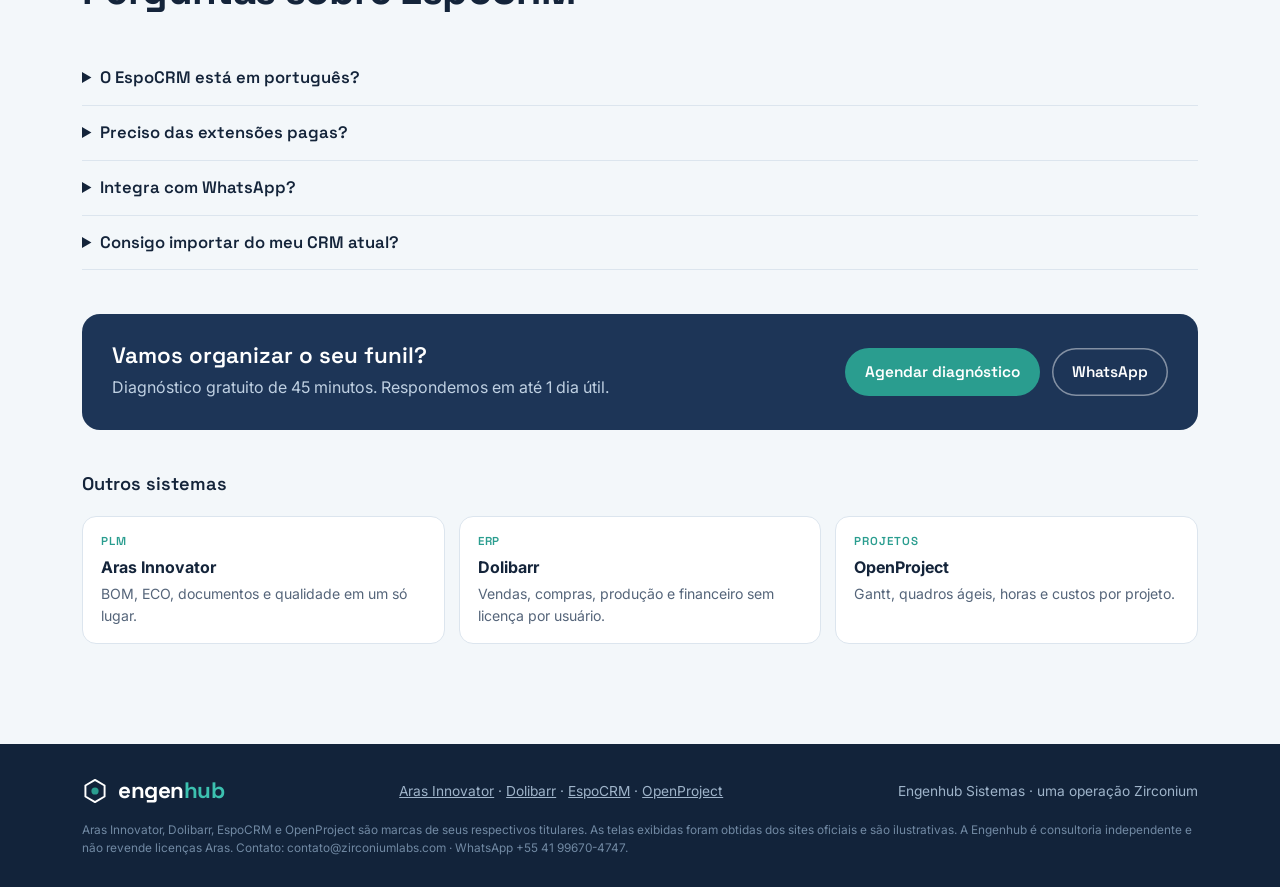
<file: espocrm.html>
<!DOCTYPE html>
<html lang="pt-BR">
<head>
<meta charset="utf-8">
<meta name="viewport" content="width=device-width, initial-scale=1">
<title>EspoCRM – CRM | Engenhub</title>
<meta name="description" content="Implantação do EspoCRM para vendas B2B: funil, propostas, automação de processos, e-mail, agenda e relatórios, integrado ao ERP e com IA.">
<link rel="icon" href="data:image/svg+xml,%3Csvg xmlns=%27http://www.w3.org/2000/svg%27 viewBox=%27-4 -4 108 108%27%3E%3Cpolygon points=%2750,4 10.2,27 10.2,73 50,96 89.8,73 89.8,27%27 fill=%27none%27 stroke=%27%231D3557%27 stroke-width=%278%27 stroke-linejoin=%27round%27/%3E%3Ccircle cx=%2750%27 cy=%2750%27 r=%2716%27 fill=%27%232A9D8F%27/%3E%3C/svg%3E">
<link rel="preconnect" href="https://fonts.googleapis.com">
<link rel="preconnect" href="https://fonts.gstatic.com" crossorigin>
<link href="https://fonts.googleapis.com/css2?family=Space+Grotesk:wght@500;600;700&family=Inter:wght@400;500;600&display=swap" rel="stylesheet">
<link rel="stylesheet" href="assets/engenhub.css">
</head>
<body>
<header class="top">
  <div class="wrap">
    <a class="brand" href="index.html" aria-label="Engenhub, página inicial">
      <svg viewBox="-4 -4 108 108" aria-hidden="true">
        <polygon points="50,4 10.2,27 10.2,73 50,96 89.8,73 89.8,27" fill="none" stroke="#FFFFFF" stroke-width="8" stroke-linejoin="round"/>
        <line x1="50" y1="50" x2="50" y2="10" stroke="#8FB8D6" stroke-width="6"/><line x1="50" y1="50" x2="15.4" y2="70" stroke="#8FB8D6" stroke-width="6"/><line x1="50" y1="50" x2="84.6" y2="70" stroke="#8FB8D6" stroke-width="6"/>
        <circle cx="50" cy="10" r="7" fill="#FFFFFF"/><circle cx="15.4" cy="70" r="7" fill="#FFFFFF"/><circle cx="84.6" cy="70" r="7" fill="#FFFFFF"/>
        <circle cx="50" cy="50" r="13" fill="#2A9D8F"/>
      </svg>
      <b>engen<span>hub</span></b>
    </a>
    <nav class="main" aria-label="Sistemas">
      <a href="index.html">Início</a><a href="aras.html">Aras Innovator</a><a href="dolibarr.html">Dolibarr</a><a href="espocrm.html" aria-current="page">EspoCRM</a><a href="openproject.html">OpenProject</a><a href="index.html#ia">IA · BI · Nuvem</a>
    </nav>
    <a class="btn btn-teal" href="index.html?interesse=CRM EspoCRM#orcamento">Agendar diagnóstico</a>
  </div>
</header>
<main>
<section class="hero dhero" aria-labelledby="h-top">
  <div class="wrap">
    <div>
      <p class="crumb"><a href="index.html">Início</a> › <a href="index.html#plataformas">Plataformas</a> › EspoCRM</p>
      <p class="kicker" style="color:#7FD3C8">CRM · EspoCRM · open source</p>
      <h1 id="h-top" style="margin-top:12px">Um CRM que o time comercial usa de verdade.</h1>
      <p class="lead">Funil por linha de negócio, histórico completo do cliente, propostas, agenda e automações de follow-up. O EspoCRM é aberto e leve, e implantamos em português, com custo em real e integrado ao ERP.</p>
      <div class="ctas">
        <a class="btn btn-teal" href="index.html?interesse=CRM EspoCRM#orcamento">Diagnóstico gratuito de CRM</a>
        <a class="btn btn-ghost" href="#investimento">Ver investimento</a>
      </div>
      <div class="facts"><div><b>R$ 6.900</b><small>implantação Essencial</small></div><div><b>R$ 0</b><small>de licença por usuário</small></div><div><b>BPM</b><small>automação de processos</small></div><div><b>Em reais</b><small>sem custo dolarizado</small></div></div>
    </div>
    <figure><img src="img/espocrm-funil.jpg" alt="Funil de oportunidades por etapa e quadro kanban de negociações no EspoCRM"><figcaption>Imagem: espocrm.com</figcaption></figure>
  </div>
</section>
<nav class="subnav" aria-label="Nesta página"><div class="wrap"><a href="#para-quem">Para quem</a><a href="#modulos">Módulos</a><a href="#processo">Processo</a><a href="#telas">Telas</a><a href="#integracoes">Integrações</a><a href="#ia-bi">IA e BI</a><a href="#infra">Infraestrutura</a><a href="#implantacao">Implantação</a><a href="#investimento">Investimento</a><a href="#duvidas">Dúvidas</a></div></nav>
<section id="para-quem" aria-labelledby="h-pq">
  <div class="wrap">
    <div class="sec-head"><p class="kicker">Para quem é</p><h2 id="h-pq">Para vendas consultivas e de ciclo longo.</h2><p class="lead">Empresas B2B que vendem projeto, equipamento ou serviço técnico e precisam de disciplina no funil sem pagar caro por usuário.</p></div>
    <div class="cards3"><div class="pcard"><div class="who">Gestor comercial</div><p><b>Hoje:</b> Previsão de vendas no “achismo”. O CRM atual custa em dólar e ninguém atualiza.</p><p><b>Com EspoCRM:</b> Funil ponderado por etapa, metas por vendedor e previsão do trimestre.</p></div><div class="pcard"><div class="who">Vendedor técnico</div><p><b>Hoje:</b> Histórico do cliente espalhado em e-mails e WhatsApp.</p><p><b>Com EspoCRM:</b> E-mails, reuniões, propostas e chamados na ficha do cliente.</p></div><div class="pcard"><div class="who">Pós-venda</div><p><b>Hoje:</b> Reclamação chega por qualquer canal e se perde.</p><p><b>Com EspoCRM:</b> Casos com prazo, responsável e base de conhecimento.</p></div></div>
  </div>
</section>
<section id="modulos" class="alt" aria-labelledby="h-mod">
  <div class="wrap">
    <div class="sec-head"><p class="kicker">Módulos e funcionalidades</p><h2 id="h-mod">O que entregamos no EspoCRM</h2><p class="lead">Configuramos entidades, campos, layouts e permissões para o seu processo comercial. Quando o escopo pede, usamos as extensões oficiais da EspoCRM.</p></div>
    <div class="mods"><div class="mod"><div class="mh"><span class="mi">LEA</span><h3>Leads e contas</h3></div><p>Captação de leads, qualificação e conversão em conta, contato e oportunidade.</p><p class="we">Formulários web, origem de lead e regras de distribuição.</p></div><div class="mod"><div class="mh"><span class="mi">OPO</span><h3>Oportunidades e funil</h3></div><p>Etapas, probabilidade, valor e previsão por vendedor e linha.</p><p class="we">Pipelines por linha de negócio e motivos de perda.</p></div><div class="mod"><div class="mh"><span class="mi">EML</span><h3>E-mail e agenda</h3></div><p>Caixa de e-mail integrada, reuniões, ligações e tarefas no calendário.</p><p class="we">Contas IMAP/SMTP, modelos de e-mail e lembretes.</p></div><div class="mod"><div class="mh"><span class="mi">CAS</span><h3>Casos e base de conhecimento</h3></div><p>Chamados de pós-venda com prazo e artigos de solução.</p><p class="we">Filas por produto e acordos de nível de serviço.</p></div><div class="mod"><div class="mh"><span class="mi">CMP</span><h3>Campanhas</h3></div><p>Listas segmentadas, e-mail marketing e rastreio de abertura.</p><p class="we">Segmentos por setor, porte e histórico de compra.</p></div><div class="mod"><div class="mh"><span class="mi">REL</span><h3>Relatórios e painéis</h3><span class=badge>Advanced Pack</span></div><p>Listas, gráficos e painéis por usuário.</p><p class="we">Painel do gestor e relatórios de funil.</p></div><div class="mod"><div class="mh"><span class="mi">BPM</span><h3>Fluxos e BPM</h3><span class=badge>Advanced Pack</span></div><p>Automação visual: follow-up, aprovação de desconto, onboarding.</p><p class="we">Fluxos do seu processo com prazos e escalonamento.</p></div><div class="mod"><div class="mh"><span class="mi">PRP</span><h3>Cotações e pedidos</h3><span class=badge>Sales Pack</span></div><p>Cotação com itens, impostos e PDF; pedido de venda.</p><p class="we">Modelos de cotação ou envio ao Dolibarr.</p></div><div class="mod"><div class="mh"><span class="mi">API</span><h3>API e webhooks</h3></div><p>Integração com ERP, site, WhatsApp e telefonia.</p><p class="we">Conectores com Dolibarr, formulários e IA.</p></div></div>
    <p class="note-box">Relatórios avançados, fluxos/BPM e cotações fazem parte das extensões pagas da EspoCRM (Advanced Pack e Sales Pack), contratadas pelo cliente quando o escopo exigir. Muitas empresas começam só com o núcleo gratuito.</p>
  </div>
</section>
<section id="processo" aria-labelledby="h-proc">
  <div class="wrap">
    <div class="sec-head"><p class="kicker">Processo de ponta a ponta</p><h2 id="h-proc">Do primeiro contato ao cliente recorrente.</h2><p class="lead">O funil B2B que configuramos como ponto de partida e ajustamos ao seu ciclo de venda.</p></div>
    <div class="flow"><div class="fstep"><small>01</small><b>Lead</b><p>Site, feira, indicação ou WhatsApp entram com a origem registrada.</p><span class="sys">EspoCRM</span></div><div class="fstep"><small>02</small><b>Qualificação</b><p>Perfil, necessidade e decisor confirmados.</p><span class="sys">EspoCRM</span></div><div class="fstep"><small>03</small><b>Oportunidade</b><p>Valor, etapa e probabilidade alimentam a previsão.</p><span class="sys">EspoCRM</span></div><div class="fstep"><small>04</small><b>Proposta</b><p>Cotação técnica e comercial com aprovação de desconto.</p><span class="sys">EspoCRM · Dolibarr</span></div><div class="fstep"><small>05</small><b>Fechamento</b><p>Pedido criado no ERP sem redigitação.</p><span class="sys">Dolibarr</span></div><div class="fstep"><small>06</small><b>Pós-venda</b><p>Casos, satisfação e nova oportunidade.</p><span class="sys">EspoCRM</span></div></div>
  </div>
</section>
<section id="telas" class="alt" aria-labelledby="h-telas">
  <div class="wrap">
    <div class="sec-head"><p class="kicker">Telas e estrutura</p><h2 id="h-telas">Telas do EspoCRM</h2></div>
    <div class="gal"><figure><div class="im"><img src="img/espocrm-funil.jpg" alt="Gráfico de oportunidades por etapa e quadro kanban" loading="lazy"><figcaption>Imagem: espocrm.com</figcaption></div><div class="cap"><b>Funil e kanban.</b> Oportunidades por etapa e quadro de negociações arrastável.</div></figure><figure><div class="im"><img src="img/espocrm-bpm.jpg" alt="Editor visual de fluxo BPM com eventos, gateways e tarefas" loading="lazy"><figcaption>Imagem: espocrm.com</figcaption></div><div class="cap"><b>BPM visual.</b> Lead criado → tarefas → espera de 7 dias → checagem manual. Sem programação.</div></figure><figure><div class="im"><img src="img/espocrm-agenda.jpg" alt="Agenda semanal com reuniões e tarefas" loading="lazy"><figcaption>Imagem: espocrm.com</figcaption></div><div class="cap"><b>Agenda integrada.</b> Reuniões, ligações e tarefas ligadas ao cliente e à oportunidade.</div></figure><figure><div class="im"><img src="img/espocrm-relatorio.jpg" alt="Relatório gráfico de receita mensal" loading="lazy"><figcaption>Imagem: espocrm.com</figcaption></div><div class="cap"><b>Relatórios.</b> Receita por mês e indicadores de funil em painéis.</div></figure></div>
  </div>
</section>
<section id="integracoes" aria-labelledby="h-int">
  <div class="wrap">
    <div class="sec-head"><p class="kicker">Integrações</p><h2 id="h-int">EspoCRM integrado ao ERP e aos canais</h2><p class="lead">Integrações por API, com fila e registro de cada troca. Se algo falha, a mensagem fica retida e você recebe um alerta. Nada se perde no caminho.</p></div>
    <div class="integ"><div class="ig"><span class="dir">→ ERP</span><b>Dolibarr</b><p>Oportunidade ganha vira cliente e pedido. Faturamento e inadimplência aparecem na ficha do cliente.</p></div><div class="ig"><span class="dir">← Site</span><b>Formulários e landing pages</b><p>Leads entram com origem e campanha, já distribuídos ao vendedor.</p></div><div class="ig"><span class="dir">↔ Mensagens</span><b>WhatsApp e e-mail</b><p>Conversas registradas no histórico do cliente.</p></div><div class="ig"><span class="dir">→ PLM</span><b>Aras Innovator</b><p>Pedido especial gera solicitação de engenharia com o contexto comercial.</p></div><div class="ig"><span class="dir">→ BI</span><b>Painel comercial</b><p>Funil, conversão, ciclo de venda e previsão consolidados com o faturamento.</p></div><div class="ig"><span class="dir">↔ Telefonia</span><b>VoIP (opcional)</b><p>Ligações registradas e gravadas na oportunidade, conforme o provedor.</p></div></div>
  </div>
</section>
<section id="ia-bi" class="alt" aria-labelledby="h-iabi">
  <div class="wrap">
    <div class="sec-head"><p class="kicker">Inteligência artificial e BI</p><h2 id="h-iabi">Vendedor mais preparado, gestor com previsão confiável.</h2></div>
    <div class="two">
      <div class="box"><h3><span class="tg">IA</span>Assistentes e automações</h3><ul><li><b>Resumo antes da reunião:</b> histórico, pedidos, chamados e últimas conversas em um parágrafo.</li><li><b>Pontuação de leads:</b> prioriza quem tem perfil e sinais de compra.</li><li><b>Rascunho de proposta:</b> texto técnico-comercial a partir da conversa e do catálogo.</li><li><b>Próximo passo sugerido:</b> alerta de oportunidade parada e sugestão de ação.</li><li><b>Registro automático:</b> e-mails e transcrições de reunião viram atividades no CRM.</li></ul>
        <p class="note-box" style="margin-top:16px">Integração com IA: <b>R$ 6.900</b> de setup + <b>R$ 290/mês</b>, mais o consumo de API do modelo, repassado sem margem. As respostas respeitam o perfil de acesso de quem pergunta e não treinam modelos de terceiros. <a href="index.html#ia">Como funciona a IA</a></p></div>
      <div class="box"><h3><span class="tg b">BI</span>Indicadores entregues</h3><ul><li><b>Funil ponderado</b> por etapa, vendedor e linha de negócio.</li><li><b>Taxa de conversão</b> lead → oportunidade → pedido.</li><li><b>Ciclo de venda</b> dias médios por etapa e por porte de cliente.</li><li><b>Previsão do trimestre</b> comparada com a meta e o faturado.</li><li><b>Motivos de perda</b> por concorrente, preço e prazo.</li></ul>
        <p class="note-box" style="margin-top:16px">BI de dados: <b>R$ 2.900</b> de setup + <b>R$ 490/mês</b>. Painéis em Metabase ou Power BI, com alertas por e-mail e WhatsApp. <a href="index.html#bi">Exemplo de painel</a></p></div>
    </div>
  </div>
</section>
<section id="infra" aria-labelledby="h-infra">
  <div class="wrap two" style="align-items:start">
    <div>
      <p class="kicker">Infraestrutura</p>
      <h2 id="h-infra" style="margin-top:10px">Leve e rápido, no seu subdomínio.</h2>
      <p class="lead" style="margin-top:14px">O EspoCRM roda em Linux com PHP e MySQL/MariaDB e pede pouco servidor. Pode dividir a mesma VM com o Dolibarr e o OpenProject, com bancos separados e backup diário.</p>
      <div class="incl"><span>Monitoramento 24×7</span><span>Backup diário + externo cifrado</span><span>Atualizações testadas em homologação</span><span>SLA 99,5%</span><span>Acesso por túnel com SSO</span></div>
    </div>
    <div class="box">
      <h3>Dimensionamento recomendado</h3>
      <table class="size"><thead><tr><th>Uso</th><th>Ambiente</th><th style="text-align:right">Mensal</th></tr></thead><tbody><tr><td>Até 15 usuários</td><td>Servidor Zirconium P ou VM P</td><td class="r">R$ 190 a 290</td></tr><tr><td>15 a 50 usuários</td><td>VM M · 4 vCPU / 8 GB</td><td class="r">R$ 540</td></tr><tr><td>Junto com ERP e Projetos</td><td>VM M (stack completa)</td><td class="r">R$ 540</td></tr><tr><td>Dados na empresa</td><td>Servidor local gerenciado</td><td class="r">R$ 390</td></tr></tbody></table>
      <p class="note" style="margin-top:12px">Setup de ambiente R$ 690 (uma vez). Envio de e-mail marketing em volume usa provedor externo, como o Brevo.</p>
    </div>
  </div>
</section>
<section id="implantacao" class="alt" aria-labelledby="h-impl">
  <div class="wrap two" style="align-items:start">
    <div>
      <p class="kicker">Implantação</p>
      <h2 id="h-impl" style="margin-top:10px">Funil rodando em quatro semanas.</h2>
      <p class="lead" style="margin-top:14px">Começamos pelo funil e pela ficha do cliente, que é o que o time usa todo dia. Automações e relatórios entram depois, com dados reais.</p>
      <div class="box" style="margin-top:22px"><h3>Entregáveis</h3><ul><li>EspoCRM configurado para o seu funil</li><li>Contatos e oportunidades migrados</li><li>Caixas de e-mail e agenda integradas</li><li>Automações de follow-up</li><li>Integração com o ERP</li><li>Painel do gestor e treinamento do time</li></ul></div>
    </div>
    <div class="box"><div class="tl"><div class="tli"><small>Semana 1</small><div><b>Processo comercial</b><p>Etapas do funil, campos, motivos de perda e regras de distribuição.</p></div></div><div class="tli"><small>Semana 2</small><div><b>Migração e e-mail</b><p>Importação de contatos e oportunidades, caixas de e-mail e agenda.</p></div></div><div class="tli"><small>Semana 3</small><div><b>Automações e integração</b><p>Follow-ups, aprovações e ligação com o ERP.</p></div></div><div class="tli"><small>Semana 4</small><div><b>Painéis e treinamento</b><p>Painel do gestor, treinamento do time e acompanhamento da primeira semana.</p></div></div></div></div>
  </div>
</section>
<section id="investimento" aria-labelledby="h-inv">
  <div class="wrap">
    <div class="sec-head"><p class="kicker">Investimento</p><h2 id="h-inv">EspoCRM: custo em real, previsível.</h2><p class="lead">Preço fechado por projeto, depois do diagnóstico. Setup pago 50% na assinatura e 50% na entrega.</p></div>
    <div class="tblwrap"><table class="tbl"><thead><tr><th>Serviço</th><th>Modelo</th><th style="text-align:right">Preço</th></tr></thead><tbody><tr><td>Implantação Essencial (1 sistema, até 10 usuários, ~40 h)</td><td>Projeto</td><td class="r">R$ 6.900</td></tr><tr><td>Implantação Integrada (ERP + CRM + Projetos, ~100 h)</td><td>Projeto</td><td class="r">R$ 16.900</td></tr><tr><td>Banco de 20 h de customização</td><td>Pré-pago</td><td class="r">R$ 3.400</td></tr><tr><td>Treinamento (4 h, até 8 pessoas)</td><td>Avulso</td><td class="r">R$ 1.200</td></tr><tr><td>Suporte Básico (4 h) / Pro (10 h)</td><td>Assinatura</td><td class="r">R$ 690 / R$ 1.590 por mês</td></tr><tr><td>Sustentação por usuário</td><td>Assinatura</td><td class="r">R$ 25/usuário/mês (mín. R$ 250)</td></tr><tr><td>Hora técnica</td><td>Avulso</td><td class="r">R$ 180/h</td></tr><tr><td>Integração com IA</td><td>Setup + assinatura</td><td class="r">R$ 6.900 + R$ 290/mês</td></tr></tbody></table></div>
    <p class="note-box">Extensões oficiais da EspoCRM (Advanced Pack, Sales Pack), quando necessárias, são contratadas pelo cliente diretamente com o fabricante.</p>
    <p style="margin-top:18px"><a class="more" href="index.html#simulador">Simular a stack completa →</a></p>
  </div>
</section>
<section id="duvidas" class="alt" aria-labelledby="h-faq">
  <div class="wrap">
    <div class="sec-head"><p class="kicker">Dúvidas</p><h2 id="h-faq">Perguntas sobre EspoCRM</h2></div>
    <details><summary>O EspoCRM está em português?</summary><p>Sim, a interface tem tradução para português, e ajustamos os termos ao vocabulário do seu time.</p></details><details><summary>Preciso das extensões pagas?</summary><p>Não para começar. Funil, contatos, e-mail, agenda e casos estão no núcleo gratuito. Relatórios avançados, BPM e cotações entram quando o processo pedir.</p></details><details><summary>Integra com WhatsApp?</summary><p>Sim, por meio de provedores com API oficial do WhatsApp Business. As conversas ficam no histórico do cliente.</p></details><details><summary>Consigo importar do meu CRM atual?</summary><p>Sim. Exportamos contatos, contas, oportunidades e atividades e importamos com limpeza de duplicados.</p></details>
    <div class="ctaband" style="margin-top:44px">
      <div><h3 style="font-size:1.4rem">Vamos organizar o seu funil?</h3><p>Diagnóstico gratuito de 45 minutos. Respondemos em até 1 dia útil.</p></div>
      <div class="ctas" style="margin-top:0"><a class="btn btn-teal" href="index.html?interesse=CRM EspoCRM#orcamento">Agendar diagnóstico</a><a class="btn btn-ghost" href="https://wa.me/5541996704747">WhatsApp</a></div>
    </div>
    <h3 style="margin-top:44px">Outros sistemas</h3>
    <div class="others"><a class="oth" href="aras.html"><small>PLM</small><b>Aras Innovator</b><span>BOM, ECO, documentos e qualidade em um só lugar.</span></a><a class="oth" href="dolibarr.html"><small>ERP</small><b>Dolibarr</b><span>Vendas, compras, produção e financeiro sem licença por usuário.</span></a><a class="oth" href="openproject.html"><small>Projetos</small><b>OpenProject</b><span>Gantt, quadros ágeis, horas e custos por projeto.</span></a></div>
  </div>
</section>
</main>
<footer>
  <div class="wrap">
    <a class="brand" href="index.html" aria-label="Engenhub, página inicial">
      <svg viewBox="-4 -4 108 108" aria-hidden="true" style="width:26px;height:26px"><polygon points="50,4 10.2,27 10.2,73 50,96 89.8,73 89.8,27" fill="none" stroke="#FFFFFF" stroke-width="8" stroke-linejoin="round"/><circle cx="50" cy="50" r="15" fill="#2A9D8F"/></svg>
      <b>engen<span>hub</span></b>
    </a>
    <span><a href="aras.html" style="color:inherit">Aras Innovator</a> · <a href="dolibarr.html" style="color:inherit">Dolibarr</a> · <a href="espocrm.html" style="color:inherit">EspoCRM</a> · <a href="openproject.html" style="color:inherit">OpenProject</a></span>
    <span>Engenhub Sistemas · uma operação Zirconium</span>
    <span class="tm">Aras Innovator, Dolibarr, EspoCRM e OpenProject são marcas de seus respectivos titulares. As telas exibidas foram obtidas dos sites oficiais e são ilustrativas. A Engenhub é consultoria independente e não revende licenças Aras. Contato: contato@zirconiumlabs.com · WhatsApp +55 41 99670-4747.</span>
  </div>
</footer>
</body>
</html>
</file>
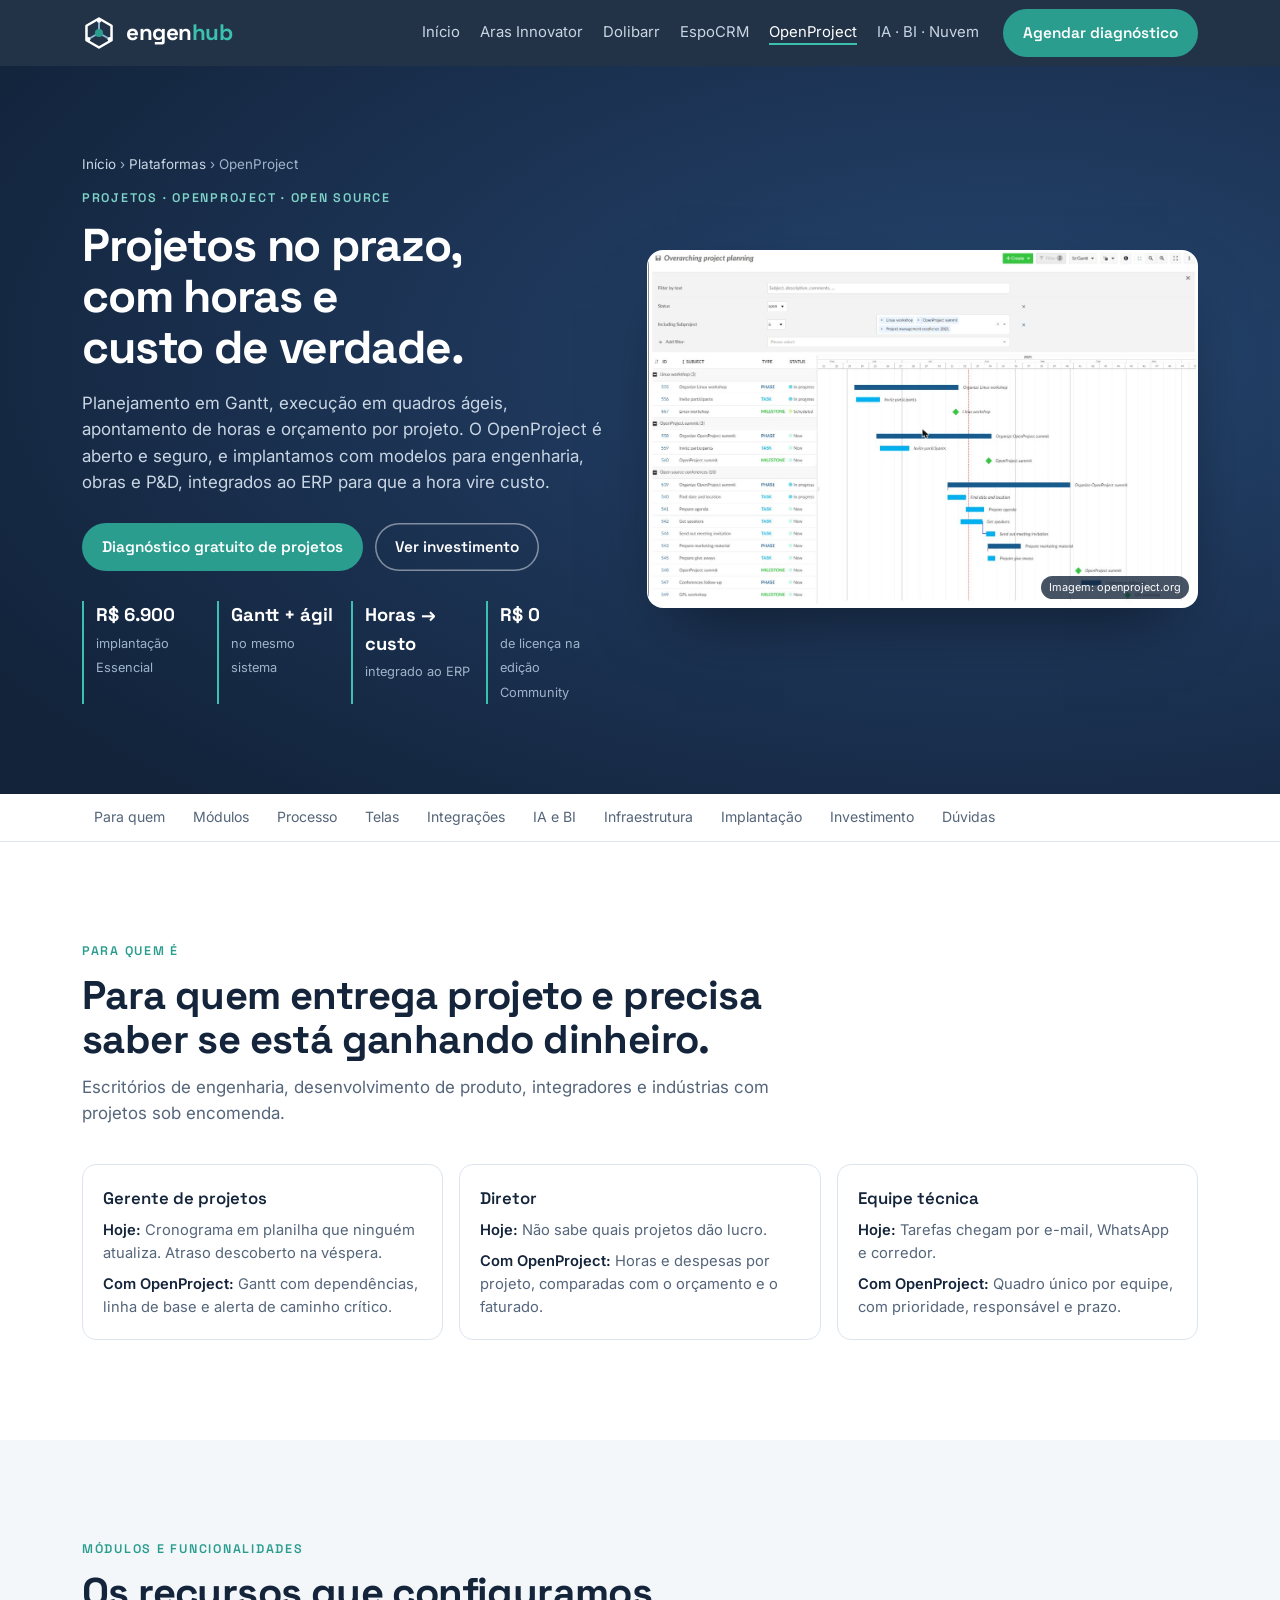
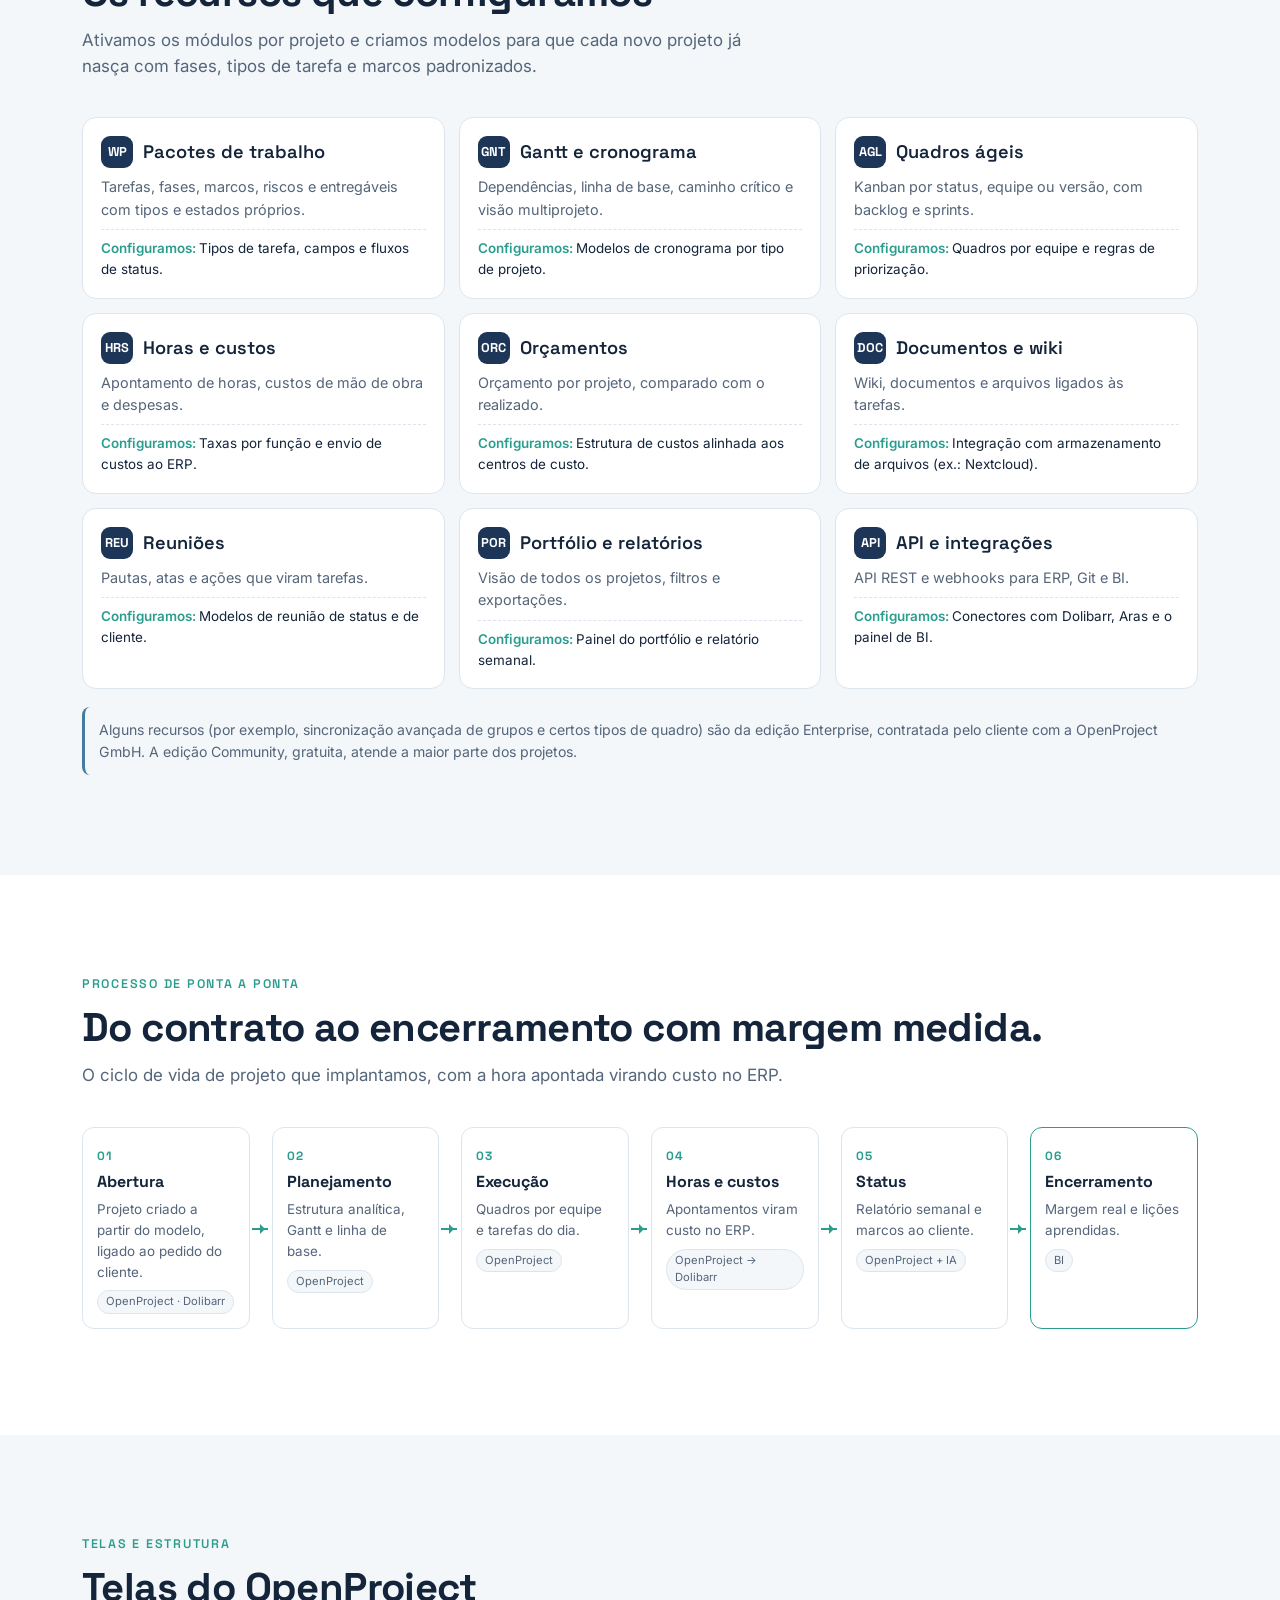
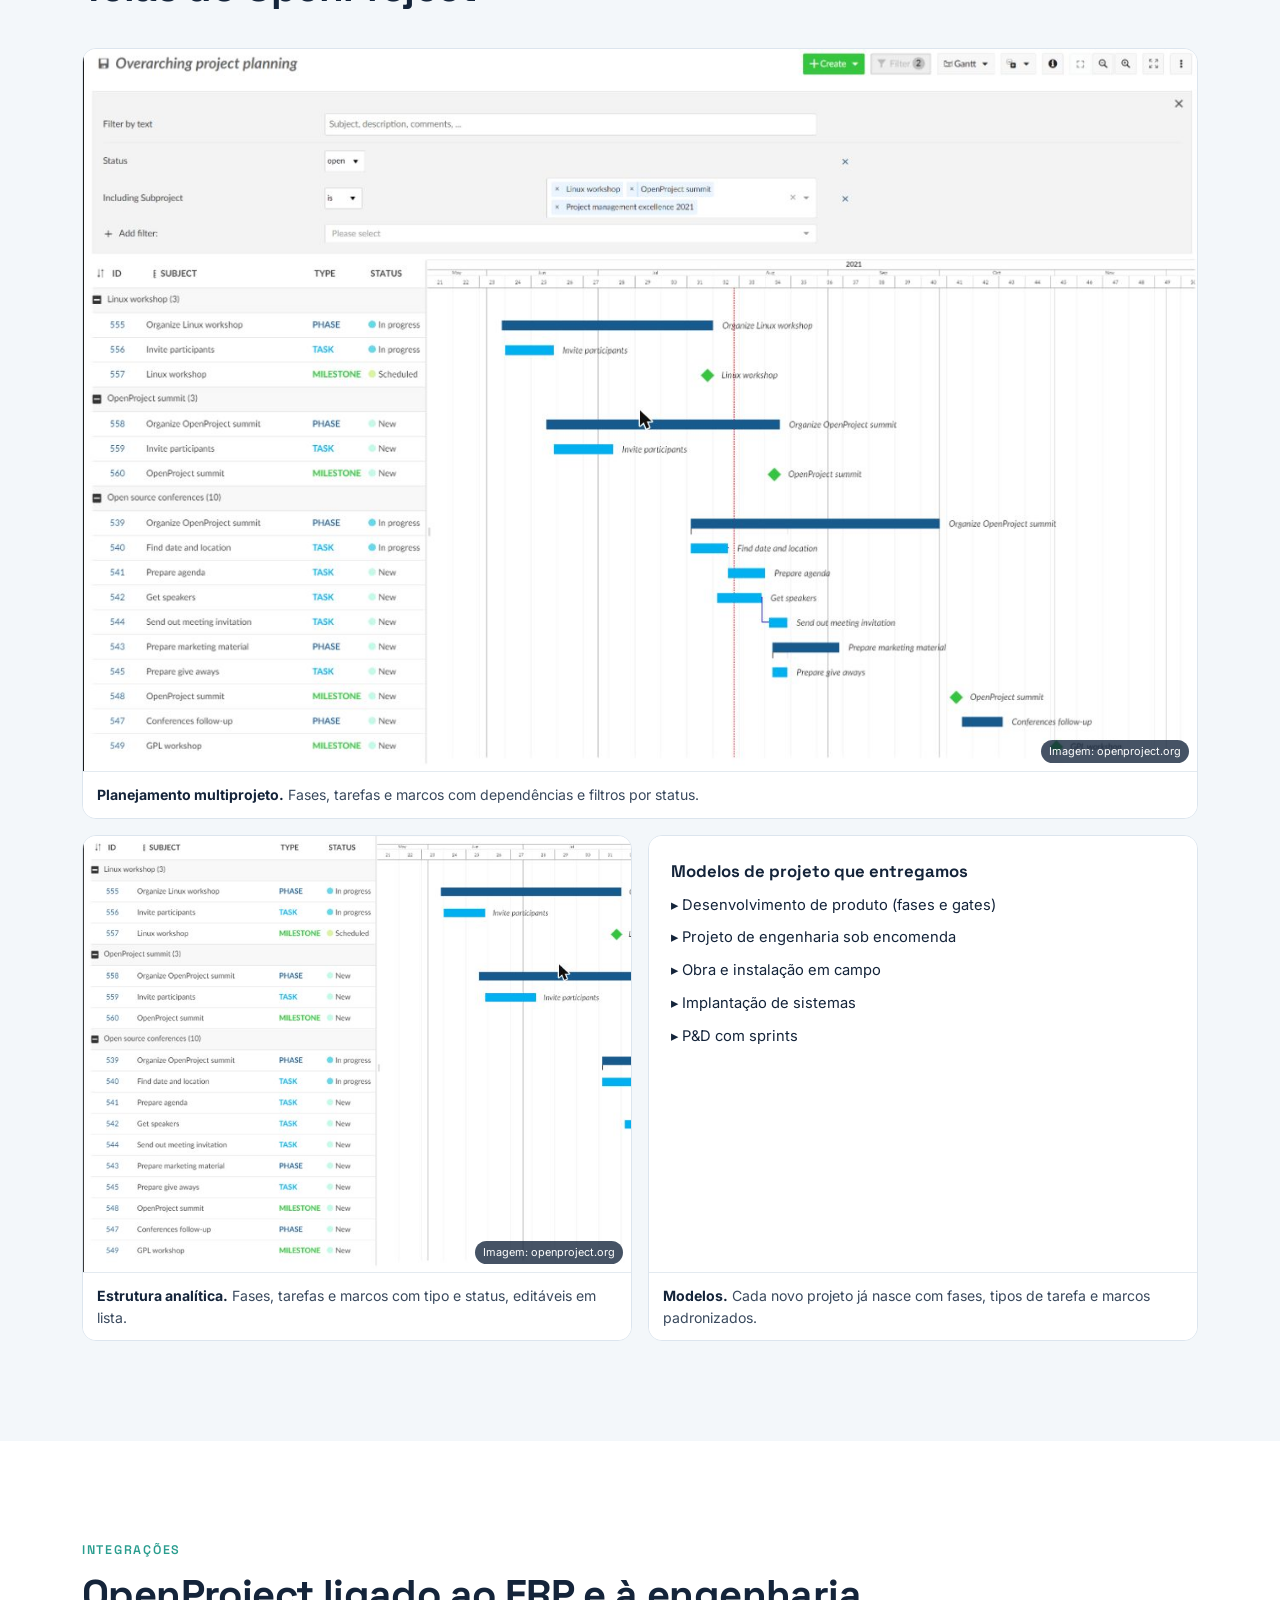
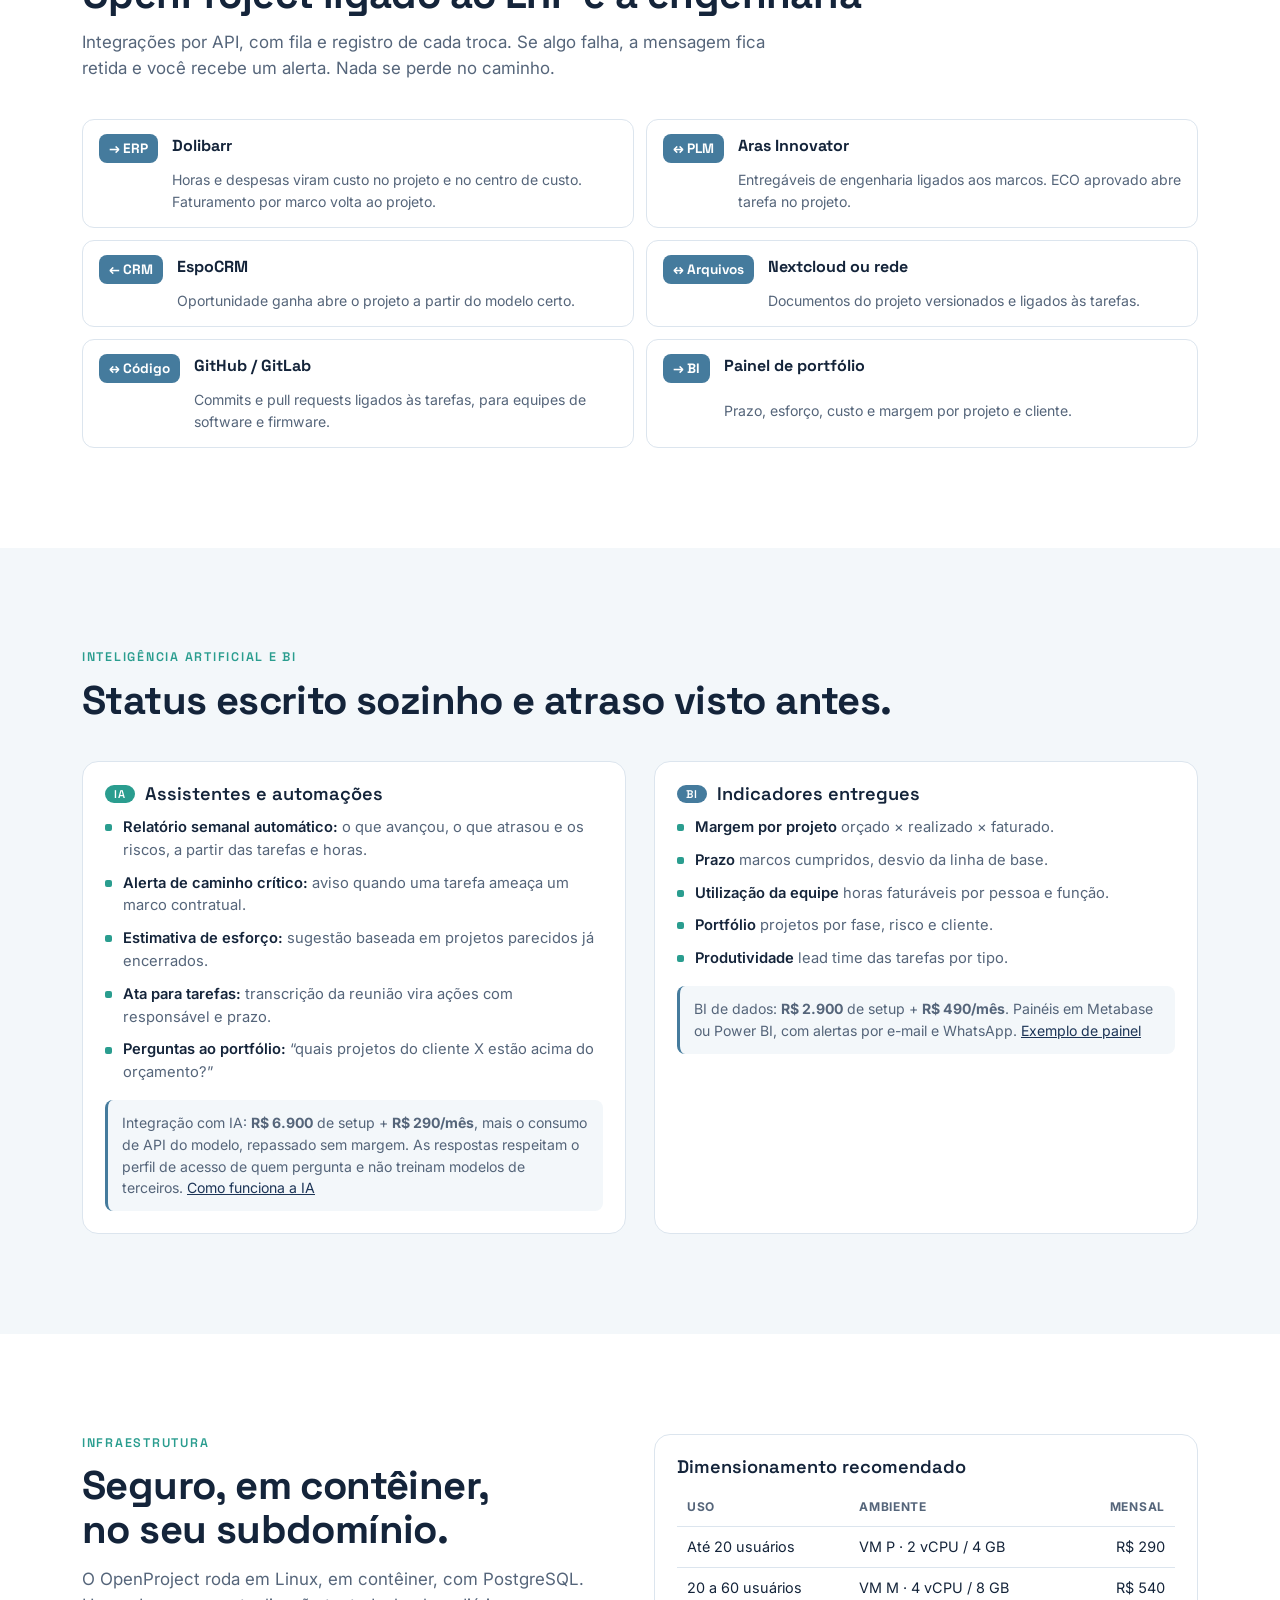
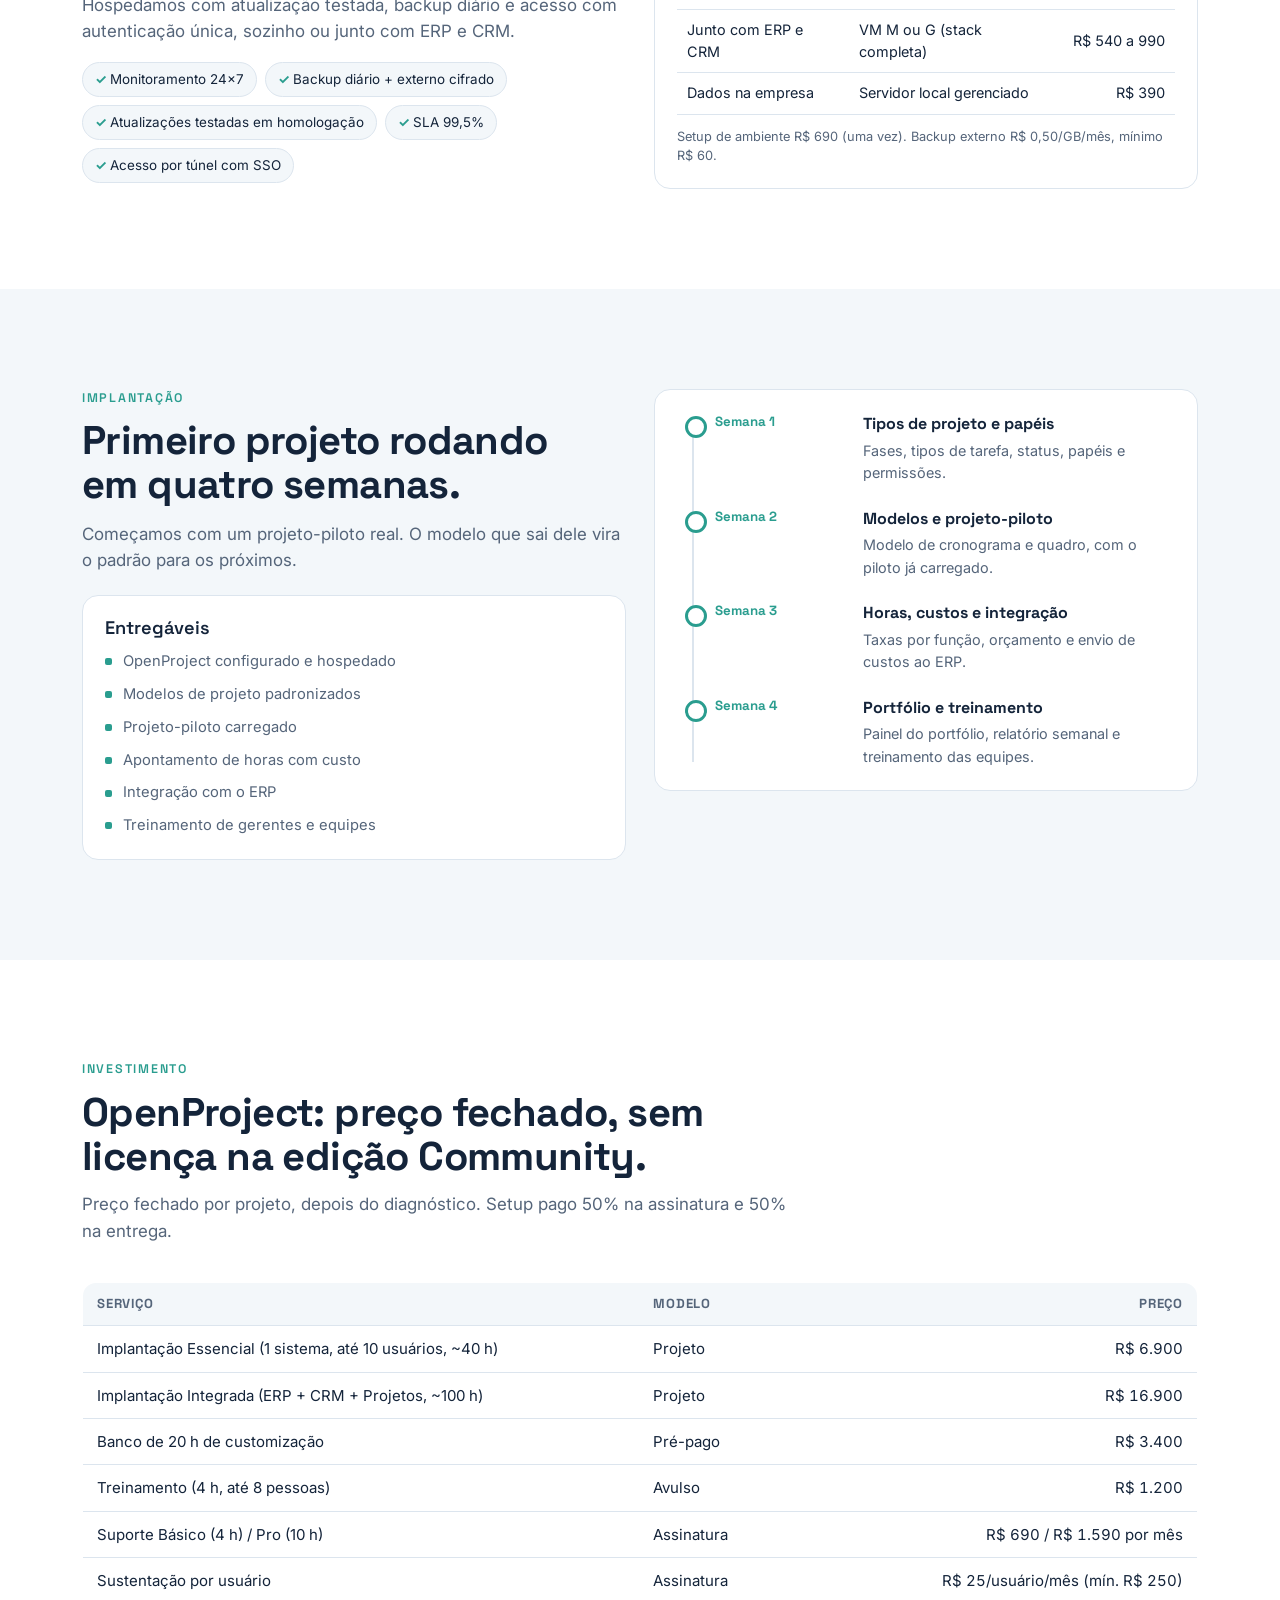
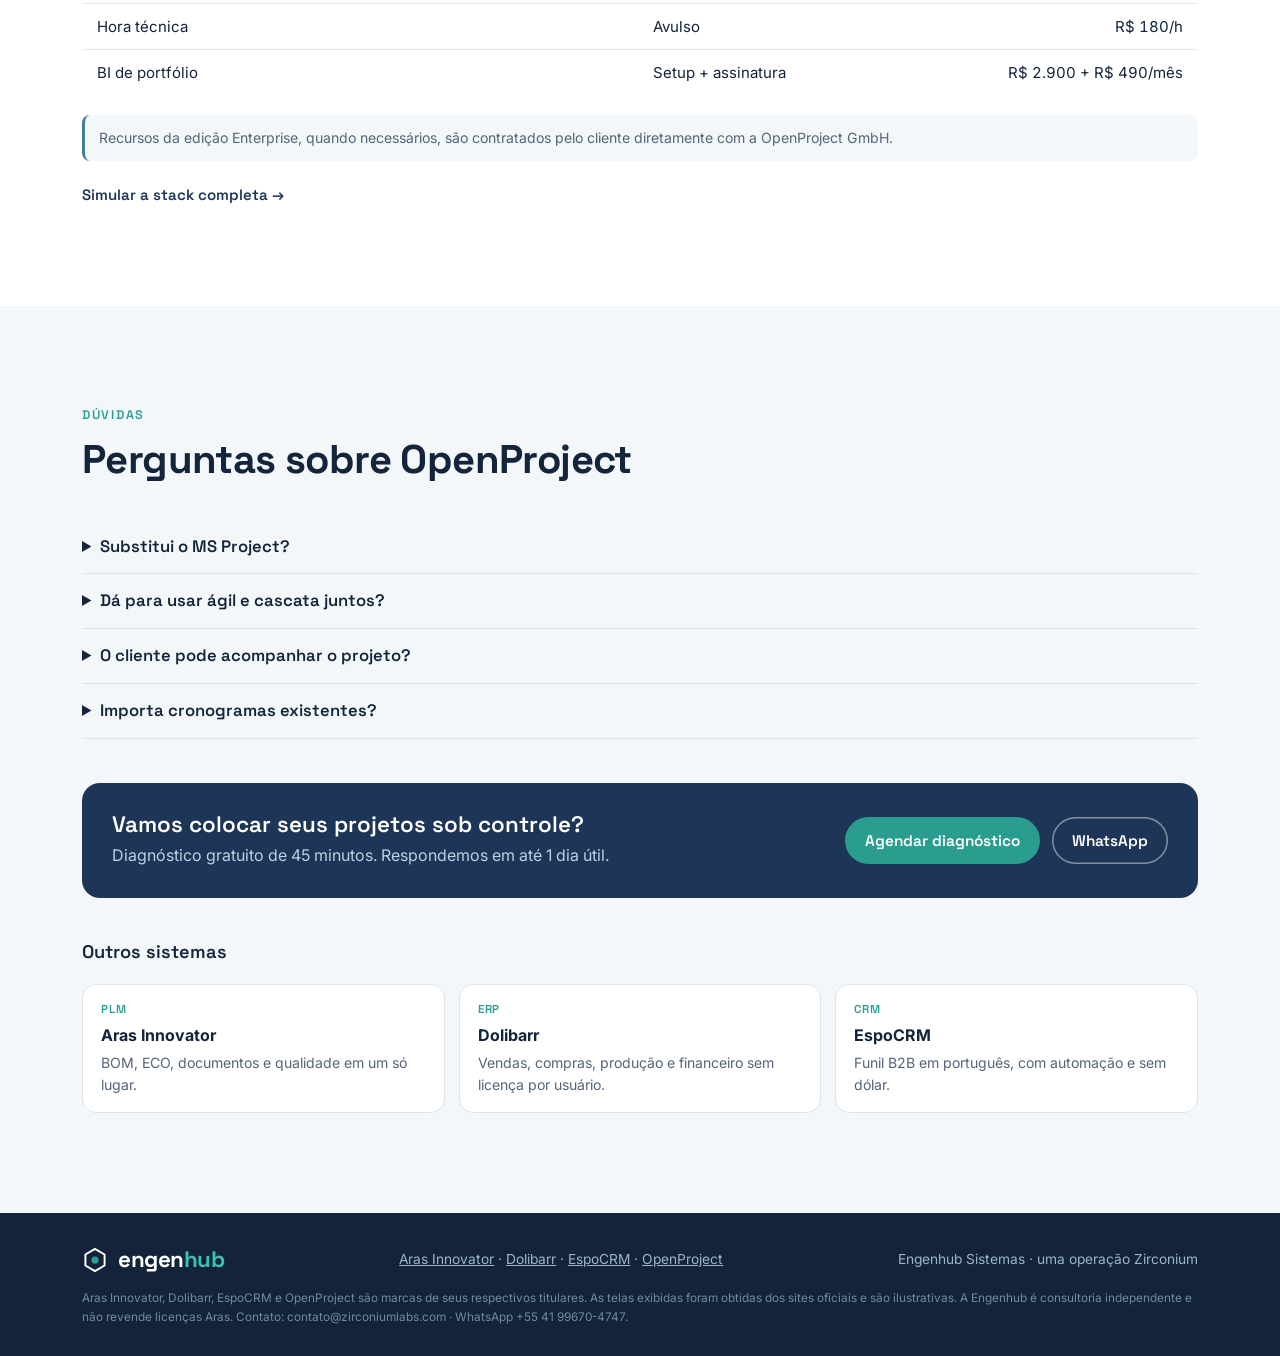
<file: openproject.html>
<!DOCTYPE html>
<html lang="pt-BR">
<head>
<meta charset="utf-8">
<meta name="viewport" content="width=device-width, initial-scale=1">
<title>OpenProject – Projetos | Engenhub</title>
<meta name="description" content="Implantação do OpenProject para engenharia e P&D: Gantt, quadros ágeis, apontamento de horas, custos e orçamento, integrado ao ERP e com IA.">
<link rel="icon" href="data:image/svg+xml,%3Csvg xmlns=%27http://www.w3.org/2000/svg%27 viewBox=%27-4 -4 108 108%27%3E%3Cpolygon points=%2750,4 10.2,27 10.2,73 50,96 89.8,73 89.8,27%27 fill=%27none%27 stroke=%27%231D3557%27 stroke-width=%278%27 stroke-linejoin=%27round%27/%3E%3Ccircle cx=%2750%27 cy=%2750%27 r=%2716%27 fill=%27%232A9D8F%27/%3E%3C/svg%3E">
<link rel="preconnect" href="https://fonts.googleapis.com">
<link rel="preconnect" href="https://fonts.gstatic.com" crossorigin>
<link href="https://fonts.googleapis.com/css2?family=Space+Grotesk:wght@500;600;700&family=Inter:wght@400;500;600&display=swap" rel="stylesheet">
<link rel="stylesheet" href="assets/engenhub.css">
</head>
<body>
<header class="top">
  <div class="wrap">
    <a class="brand" href="index.html" aria-label="Engenhub, página inicial">
      <svg viewBox="-4 -4 108 108" aria-hidden="true">
        <polygon points="50,4 10.2,27 10.2,73 50,96 89.8,73 89.8,27" fill="none" stroke="#FFFFFF" stroke-width="8" stroke-linejoin="round"/>
        <line x1="50" y1="50" x2="50" y2="10" stroke="#8FB8D6" stroke-width="6"/><line x1="50" y1="50" x2="15.4" y2="70" stroke="#8FB8D6" stroke-width="6"/><line x1="50" y1="50" x2="84.6" y2="70" stroke="#8FB8D6" stroke-width="6"/>
        <circle cx="50" cy="10" r="7" fill="#FFFFFF"/><circle cx="15.4" cy="70" r="7" fill="#FFFFFF"/><circle cx="84.6" cy="70" r="7" fill="#FFFFFF"/>
        <circle cx="50" cy="50" r="13" fill="#2A9D8F"/>
      </svg>
      <b>engen<span>hub</span></b>
    </a>
    <nav class="main" aria-label="Sistemas">
      <a href="index.html">Início</a><a href="aras.html">Aras Innovator</a><a href="dolibarr.html">Dolibarr</a><a href="espocrm.html">EspoCRM</a><a href="openproject.html" aria-current="page">OpenProject</a><a href="index.html#ia">IA · BI · Nuvem</a>
    </nav>
    <a class="btn btn-teal" href="index.html?interesse=OpenProject#orcamento">Agendar diagnóstico</a>
  </div>
</header>
<main>
<section class="hero dhero" aria-labelledby="h-top">
  <div class="wrap">
    <div>
      <p class="crumb"><a href="index.html">Início</a> › <a href="index.html#plataformas">Plataformas</a> › OpenProject</p>
      <p class="kicker" style="color:#7FD3C8">Projetos · OpenProject · open source</p>
      <h1 id="h-top" style="margin-top:12px">Projetos no prazo, com horas e custo de verdade.</h1>
      <p class="lead">Planejamento em Gantt, execução em quadros ágeis, apontamento de horas e orçamento por projeto. O OpenProject é aberto e seguro, e implantamos com modelos para engenharia, obras e P&D, integrados ao ERP para que a hora vire custo.</p>
      <div class="ctas">
        <a class="btn btn-teal" href="index.html?interesse=OpenProject#orcamento">Diagnóstico gratuito de projetos</a>
        <a class="btn btn-ghost" href="#investimento">Ver investimento</a>
      </div>
      <div class="facts"><div><b>R$ 6.900</b><small>implantação Essencial</small></div><div><b>Gantt + ágil</b><small>no mesmo sistema</small></div><div><b>Horas → custo</b><small>integrado ao ERP</small></div><div><b>R$ 0</b><small>de licença na edição Community</small></div></div>
    </div>
    <figure><img src="img/openproject-gantt.jpg" alt="Gráfico de Gantt do OpenProject com fases, tarefas, marcos e dependências"><figcaption>Imagem: openproject.org</figcaption></figure>
  </div>
</section>
<nav class="subnav" aria-label="Nesta página"><div class="wrap"><a href="#para-quem">Para quem</a><a href="#modulos">Módulos</a><a href="#processo">Processo</a><a href="#telas">Telas</a><a href="#integracoes">Integrações</a><a href="#ia-bi">IA e BI</a><a href="#infra">Infraestrutura</a><a href="#implantacao">Implantação</a><a href="#investimento">Investimento</a><a href="#duvidas">Dúvidas</a></div></nav>
<section id="para-quem" aria-labelledby="h-pq">
  <div class="wrap">
    <div class="sec-head"><p class="kicker">Para quem é</p><h2 id="h-pq">Para quem entrega projeto e precisa saber se está ganhando dinheiro.</h2><p class="lead">Escritórios de engenharia, desenvolvimento de produto, integradores e indústrias com projetos sob encomenda.</p></div>
    <div class="cards3"><div class="pcard"><div class="who">Gerente de projetos</div><p><b>Hoje:</b> Cronograma em planilha que ninguém atualiza. Atraso descoberto na véspera.</p><p><b>Com OpenProject:</b> Gantt com dependências, linha de base e alerta de caminho crítico.</p></div><div class="pcard"><div class="who">Diretor</div><p><b>Hoje:</b> Não sabe quais projetos dão lucro.</p><p><b>Com OpenProject:</b> Horas e despesas por projeto, comparadas com o orçamento e o faturado.</p></div><div class="pcard"><div class="who">Equipe técnica</div><p><b>Hoje:</b> Tarefas chegam por e-mail, WhatsApp e corredor.</p><p><b>Com OpenProject:</b> Quadro único por equipe, com prioridade, responsável e prazo.</p></div></div>
  </div>
</section>
<section id="modulos" class="alt" aria-labelledby="h-mod">
  <div class="wrap">
    <div class="sec-head"><p class="kicker">Módulos e funcionalidades</p><h2 id="h-mod">Os recursos que configuramos</h2><p class="lead">Ativamos os módulos por projeto e criamos modelos para que cada novo projeto já nasça com fases, tipos de tarefa e marcos padronizados.</p></div>
    <div class="mods"><div class="mod"><div class="mh"><span class="mi">WP</span><h3>Pacotes de trabalho</h3></div><p>Tarefas, fases, marcos, riscos e entregáveis com tipos e estados próprios.</p><p class="we">Tipos de tarefa, campos e fluxos de status.</p></div><div class="mod"><div class="mh"><span class="mi">GNT</span><h3>Gantt e cronograma</h3></div><p>Dependências, linha de base, caminho crítico e visão multiprojeto.</p><p class="we">Modelos de cronograma por tipo de projeto.</p></div><div class="mod"><div class="mh"><span class="mi">AGL</span><h3>Quadros ágeis</h3></div><p>Kanban por status, equipe ou versão, com backlog e sprints.</p><p class="we">Quadros por equipe e regras de priorização.</p></div><div class="mod"><div class="mh"><span class="mi">HRS</span><h3>Horas e custos</h3></div><p>Apontamento de horas, custos de mão de obra e despesas.</p><p class="we">Taxas por função e envio de custos ao ERP.</p></div><div class="mod"><div class="mh"><span class="mi">ORC</span><h3>Orçamentos</h3></div><p>Orçamento por projeto, comparado com o realizado.</p><p class="we">Estrutura de custos alinhada aos centros de custo.</p></div><div class="mod"><div class="mh"><span class="mi">DOC</span><h3>Documentos e wiki</h3></div><p>Wiki, documentos e arquivos ligados às tarefas.</p><p class="we">Integração com armazenamento de arquivos (ex.: Nextcloud).</p></div><div class="mod"><div class="mh"><span class="mi">REU</span><h3>Reuniões</h3></div><p>Pautas, atas e ações que viram tarefas.</p><p class="we">Modelos de reunião de status e de cliente.</p></div><div class="mod"><div class="mh"><span class="mi">POR</span><h3>Portfólio e relatórios</h3></div><p>Visão de todos os projetos, filtros e exportações.</p><p class="we">Painel do portfólio e relatório semanal.</p></div><div class="mod"><div class="mh"><span class="mi">API</span><h3>API e integrações</h3></div><p>API REST e webhooks para ERP, Git e BI.</p><p class="we">Conectores com Dolibarr, Aras e o painel de BI.</p></div></div>
    <p class="note-box">Alguns recursos (por exemplo, sincronização avançada de grupos e certos tipos de quadro) são da edição Enterprise, contratada pelo cliente com a OpenProject GmbH. A edição Community, gratuita, atende a maior parte dos projetos.</p>
  </div>
</section>
<section id="processo" aria-labelledby="h-proc">
  <div class="wrap">
    <div class="sec-head"><p class="kicker">Processo de ponta a ponta</p><h2 id="h-proc">Do contrato ao encerramento com margem medida.</h2><p class="lead">O ciclo de vida de projeto que implantamos, com a hora apontada virando custo no ERP.</p></div>
    <div class="flow"><div class="fstep"><small>01</small><b>Abertura</b><p>Projeto criado a partir do modelo, ligado ao pedido do cliente.</p><span class="sys">OpenProject · Dolibarr</span></div><div class="fstep"><small>02</small><b>Planejamento</b><p>Estrutura analítica, Gantt e linha de base.</p><span class="sys">OpenProject</span></div><div class="fstep"><small>03</small><b>Execução</b><p>Quadros por equipe e tarefas do dia.</p><span class="sys">OpenProject</span></div><div class="fstep"><small>04</small><b>Horas e custos</b><p>Apontamentos viram custo no ERP.</p><span class="sys">OpenProject → Dolibarr</span></div><div class="fstep"><small>05</small><b>Status</b><p>Relatório semanal e marcos ao cliente.</p><span class="sys">OpenProject + IA</span></div><div class="fstep"><small>06</small><b>Encerramento</b><p>Margem real e lições aprendidas.</p><span class="sys">BI</span></div></div>
  </div>
</section>
<section id="telas" class="alt" aria-labelledby="h-telas">
  <div class="wrap">
    <div class="sec-head"><p class="kicker">Telas e estrutura</p><h2 id="h-telas">Telas do OpenProject</h2></div>
    <div class="gal"><figure class=wide><div class="im"><img src="img/openproject-gantt.jpg" alt="Gantt do OpenProject com filtros, tarefas, fases e marcos" loading="lazy"><figcaption>Imagem: openproject.org</figcaption></div><div class="cap"><b>Planejamento multiprojeto.</b> Fases, tarefas e marcos com dependências e filtros por status.</div></figure><figure><div class="im"><img src="img/openproject-wbs.jpg" alt="Lista hierárquica de pacotes de trabalho com tipo e status" loading="lazy"><figcaption>Imagem: openproject.org</figcaption></div><div class="cap"><b>Estrutura analítica.</b> Fases, tarefas e marcos com tipo e status, editáveis em lista.</div></figure><figure><div class="im" style="background:#fff;flex:1"><div style="padding:22px;display:grid;gap:10px;font-size:.92rem;color:#14243A"><b style="font-family:&quot;Space Grotesk&quot;,sans-serif;font-size:1.05rem">Modelos de projeto que entregamos</b><span>▸ Desenvolvimento de produto (fases e gates)</span><span>▸ Projeto de engenharia sob encomenda</span><span>▸ Obra e instalação em campo</span><span>▸ Implantação de sistemas</span><span>▸ P&amp;D com sprints</span></div></div><div class="cap"><b>Modelos.</b> Cada novo projeto já nasce com fases, tipos de tarefa e marcos padronizados.</div></figure></div>
  </div>
</section>
<section id="integracoes" aria-labelledby="h-int">
  <div class="wrap">
    <div class="sec-head"><p class="kicker">Integrações</p><h2 id="h-int">OpenProject ligado ao ERP e à engenharia</h2><p class="lead">Integrações por API, com fila e registro de cada troca. Se algo falha, a mensagem fica retida e você recebe um alerta. Nada se perde no caminho.</p></div>
    <div class="integ"><div class="ig"><span class="dir">→ ERP</span><b>Dolibarr</b><p>Horas e despesas viram custo no projeto e no centro de custo. Faturamento por marco volta ao projeto.</p></div><div class="ig"><span class="dir">↔ PLM</span><b>Aras Innovator</b><p>Entregáveis de engenharia ligados aos marcos. ECO aprovado abre tarefa no projeto.</p></div><div class="ig"><span class="dir">← CRM</span><b>EspoCRM</b><p>Oportunidade ganha abre o projeto a partir do modelo certo.</p></div><div class="ig"><span class="dir">↔ Arquivos</span><b>Nextcloud ou rede</b><p>Documentos do projeto versionados e ligados às tarefas.</p></div><div class="ig"><span class="dir">↔ Código</span><b>GitHub / GitLab</b><p>Commits e pull requests ligados às tarefas, para equipes de software e firmware.</p></div><div class="ig"><span class="dir">→ BI</span><b>Painel de portfólio</b><p>Prazo, esforço, custo e margem por projeto e cliente.</p></div></div>
  </div>
</section>
<section id="ia-bi" class="alt" aria-labelledby="h-iabi">
  <div class="wrap">
    <div class="sec-head"><p class="kicker">Inteligência artificial e BI</p><h2 id="h-iabi">Status escrito sozinho e atraso visto antes.</h2></div>
    <div class="two">
      <div class="box"><h3><span class="tg">IA</span>Assistentes e automações</h3><ul><li><b>Relatório semanal automático:</b> o que avançou, o que atrasou e os riscos, a partir das tarefas e horas.</li><li><b>Alerta de caminho crítico:</b> aviso quando uma tarefa ameaça um marco contratual.</li><li><b>Estimativa de esforço:</b> sugestão baseada em projetos parecidos já encerrados.</li><li><b>Ata para tarefas:</b> transcrição da reunião vira ações com responsável e prazo.</li><li><b>Perguntas ao portfólio:</b> “quais projetos do cliente X estão acima do orçamento?”</li></ul>
        <p class="note-box" style="margin-top:16px">Integração com IA: <b>R$ 6.900</b> de setup + <b>R$ 290/mês</b>, mais o consumo de API do modelo, repassado sem margem. As respostas respeitam o perfil de acesso de quem pergunta e não treinam modelos de terceiros. <a href="index.html#ia">Como funciona a IA</a></p></div>
      <div class="box"><h3><span class="tg b">BI</span>Indicadores entregues</h3><ul><li><b>Margem por projeto</b> orçado × realizado × faturado.</li><li><b>Prazo</b> marcos cumpridos, desvio da linha de base.</li><li><b>Utilização da equipe</b> horas faturáveis por pessoa e função.</li><li><b>Portfólio</b> projetos por fase, risco e cliente.</li><li><b>Produtividade</b> lead time das tarefas por tipo.</li></ul>
        <p class="note-box" style="margin-top:16px">BI de dados: <b>R$ 2.900</b> de setup + <b>R$ 490/mês</b>. Painéis em Metabase ou Power BI, com alertas por e-mail e WhatsApp. <a href="index.html#bi">Exemplo de painel</a></p></div>
    </div>
  </div>
</section>
<section id="infra" aria-labelledby="h-infra">
  <div class="wrap two" style="align-items:start">
    <div>
      <p class="kicker">Infraestrutura</p>
      <h2 id="h-infra" style="margin-top:10px">Seguro, em contêiner, no seu subdomínio.</h2>
      <p class="lead" style="margin-top:14px">O OpenProject roda em Linux, em contêiner, com PostgreSQL. Hospedamos com atualização testada, backup diário e acesso com autenticação única, sozinho ou junto com ERP e CRM.</p>
      <div class="incl"><span>Monitoramento 24×7</span><span>Backup diário + externo cifrado</span><span>Atualizações testadas em homologação</span><span>SLA 99,5%</span><span>Acesso por túnel com SSO</span></div>
    </div>
    <div class="box">
      <h3>Dimensionamento recomendado</h3>
      <table class="size"><thead><tr><th>Uso</th><th>Ambiente</th><th style="text-align:right">Mensal</th></tr></thead><tbody><tr><td>Até 20 usuários</td><td>VM P · 2 vCPU / 4 GB</td><td class="r">R$ 290</td></tr><tr><td>20 a 60 usuários</td><td>VM M · 4 vCPU / 8 GB</td><td class="r">R$ 540</td></tr><tr><td>Junto com ERP e CRM</td><td>VM M ou G (stack completa)</td><td class="r">R$ 540 a 990</td></tr><tr><td>Dados na empresa</td><td>Servidor local gerenciado</td><td class="r">R$ 390</td></tr></tbody></table>
      <p class="note" style="margin-top:12px">Setup de ambiente R$ 690 (uma vez). Backup externo R$ 0,50/GB/mês, mínimo R$ 60.</p>
    </div>
  </div>
</section>
<section id="implantacao" class="alt" aria-labelledby="h-impl">
  <div class="wrap two" style="align-items:start">
    <div>
      <p class="kicker">Implantação</p>
      <h2 id="h-impl" style="margin-top:10px">Primeiro projeto rodando em quatro semanas.</h2>
      <p class="lead" style="margin-top:14px">Começamos com um projeto-piloto real. O modelo que sai dele vira o padrão para os próximos.</p>
      <div class="box" style="margin-top:22px"><h3>Entregáveis</h3><ul><li>OpenProject configurado e hospedado</li><li>Modelos de projeto padronizados</li><li>Projeto-piloto carregado</li><li>Apontamento de horas com custo</li><li>Integração com o ERP</li><li>Treinamento de gerentes e equipes</li></ul></div>
    </div>
    <div class="box"><div class="tl"><div class="tli"><small>Semana 1</small><div><b>Tipos de projeto e papéis</b><p>Fases, tipos de tarefa, status, papéis e permissões.</p></div></div><div class="tli"><small>Semana 2</small><div><b>Modelos e projeto-piloto</b><p>Modelo de cronograma e quadro, com o piloto já carregado.</p></div></div><div class="tli"><small>Semana 3</small><div><b>Horas, custos e integração</b><p>Taxas por função, orçamento e envio de custos ao ERP.</p></div></div><div class="tli"><small>Semana 4</small><div><b>Portfólio e treinamento</b><p>Painel do portfólio, relatório semanal e treinamento das equipes.</p></div></div></div></div>
  </div>
</section>
<section id="investimento" aria-labelledby="h-inv">
  <div class="wrap">
    <div class="sec-head"><p class="kicker">Investimento</p><h2 id="h-inv">OpenProject: preço fechado, sem licença na edição Community.</h2><p class="lead">Preço fechado por projeto, depois do diagnóstico. Setup pago 50% na assinatura e 50% na entrega.</p></div>
    <div class="tblwrap"><table class="tbl"><thead><tr><th>Serviço</th><th>Modelo</th><th style="text-align:right">Preço</th></tr></thead><tbody><tr><td>Implantação Essencial (1 sistema, até 10 usuários, ~40 h)</td><td>Projeto</td><td class="r">R$ 6.900</td></tr><tr><td>Implantação Integrada (ERP + CRM + Projetos, ~100 h)</td><td>Projeto</td><td class="r">R$ 16.900</td></tr><tr><td>Banco de 20 h de customização</td><td>Pré-pago</td><td class="r">R$ 3.400</td></tr><tr><td>Treinamento (4 h, até 8 pessoas)</td><td>Avulso</td><td class="r">R$ 1.200</td></tr><tr><td>Suporte Básico (4 h) / Pro (10 h)</td><td>Assinatura</td><td class="r">R$ 690 / R$ 1.590 por mês</td></tr><tr><td>Sustentação por usuário</td><td>Assinatura</td><td class="r">R$ 25/usuário/mês (mín. R$ 250)</td></tr><tr><td>Hora técnica</td><td>Avulso</td><td class="r">R$ 180/h</td></tr><tr><td>BI de portfólio</td><td>Setup + assinatura</td><td class="r">R$ 2.900 + R$ 490/mês</td></tr></tbody></table></div>
    <p class="note-box">Recursos da edição Enterprise, quando necessários, são contratados pelo cliente diretamente com a OpenProject GmbH.</p>
    <p style="margin-top:18px"><a class="more" href="index.html#simulador">Simular a stack completa →</a></p>
  </div>
</section>
<section id="duvidas" class="alt" aria-labelledby="h-faq">
  <div class="wrap">
    <div class="sec-head"><p class="kicker">Dúvidas</p><h2 id="h-faq">Perguntas sobre OpenProject</h2></div>
    <details><summary>Substitui o MS Project?</summary><p>Para a maioria dos projetos, sim: Gantt com dependências, linha de base e visão multiprojeto, com colaboração pelo navegador e sem licença por usuário na edição Community.</p></details><details><summary>Dá para usar ágil e cascata juntos?</summary><p>Sim. O mesmo projeto pode ter Gantt para os marcos e quadros ágeis para a execução das equipes.</p></details><details><summary>O cliente pode acompanhar o projeto?</summary><p>Sim, com um papel de acesso restrito ao que ele deve ver, como marcos, entregáveis e reuniões.</p></details><details><summary>Importa cronogramas existentes?</summary><p>Importamos tarefas e marcos de planilhas e arquivos do MS Project, com conferência das dependências.</p></details>
    <div class="ctaband" style="margin-top:44px">
      <div><h3 style="font-size:1.4rem">Vamos colocar seus projetos sob controle?</h3><p>Diagnóstico gratuito de 45 minutos. Respondemos em até 1 dia útil.</p></div>
      <div class="ctas" style="margin-top:0"><a class="btn btn-teal" href="index.html?interesse=OpenProject#orcamento">Agendar diagnóstico</a><a class="btn btn-ghost" href="https://wa.me/5541996704747">WhatsApp</a></div>
    </div>
    <h3 style="margin-top:44px">Outros sistemas</h3>
    <div class="others"><a class="oth" href="aras.html"><small>PLM</small><b>Aras Innovator</b><span>BOM, ECO, documentos e qualidade em um só lugar.</span></a><a class="oth" href="dolibarr.html"><small>ERP</small><b>Dolibarr</b><span>Vendas, compras, produção e financeiro sem licença por usuário.</span></a><a class="oth" href="espocrm.html"><small>CRM</small><b>EspoCRM</b><span>Funil B2B em português, com automação e sem dólar.</span></a></div>
  </div>
</section>
</main>
<footer>
  <div class="wrap">
    <a class="brand" href="index.html" aria-label="Engenhub, página inicial">
      <svg viewBox="-4 -4 108 108" aria-hidden="true" style="width:26px;height:26px"><polygon points="50,4 10.2,27 10.2,73 50,96 89.8,73 89.8,27" fill="none" stroke="#FFFFFF" stroke-width="8" stroke-linejoin="round"/><circle cx="50" cy="50" r="15" fill="#2A9D8F"/></svg>
      <b>engen<span>hub</span></b>
    </a>
    <span><a href="aras.html" style="color:inherit">Aras Innovator</a> · <a href="dolibarr.html" style="color:inherit">Dolibarr</a> · <a href="espocrm.html" style="color:inherit">EspoCRM</a> · <a href="openproject.html" style="color:inherit">OpenProject</a></span>
    <span>Engenhub Sistemas · uma operação Zirconium</span>
    <span class="tm">Aras Innovator, Dolibarr, EspoCRM e OpenProject são marcas de seus respectivos titulares. As telas exibidas foram obtidas dos sites oficiais e são ilustrativas. A Engenhub é consultoria independente e não revende licenças Aras. Contato: contato@zirconiumlabs.com · WhatsApp +55 41 99670-4747.</span>
  </div>
</footer>
</body>
</html>
</file>
<file: assets/engenhub.css>
/* Layout: faixa azul-engenharia com o hub animado ligando os sistemas; depois plataformas com telas reais,
   três blocos de destaque (IA, BI, nuvem), simulador de investimento e contato. */
:root{
  --navy:#1D3557; --steel:#457B9D; --teal:#2A9D8F; --ice:#EEF4F8; --deep:#12233A;
  --bg:#FFFFFF; --bg-alt:#F3F7FA; --ink:#14243A; --muted:#55657A; --line:#DCE5EE; --card:#FFFFFF;
  --accent:#1D3557; --hi:#2A9D8F; --hi-ink:#FFFFFF; --ok:#1F8A5B; --warn:#B4441C;
  --f-display:"Space Grotesk", "Segoe UI", system-ui, sans-serif;
  --f-body:"Inter", "Segoe UI", system-ui, -apple-system, sans-serif;
  --r:14px; color-scheme:light;
}
@media (prefers-color-scheme: dark){
  :root{ --bg:#0F1A2A; --bg-alt:#13233A; --ink:#E7EEF6; --muted:#A3B3C6; --line:#25374F; --card:#16263D;
         --accent:#8FB8D6; --hi:#3CC1B0; --hi-ink:#0F1A2A; --ok:#4CC38A; color-scheme:dark; }
}
*{box-sizing:border-box}
[hidden]{display:none!important}
html{scroll-behavior:smooth}
@media (prefers-reduced-motion: reduce){html{scroll-behavior:auto} *{animation:none!important}}
body{margin:0;background:var(--bg);color:var(--ink);font-family:var(--f-body);font-size:16px;line-height:1.55;-webkit-font-smoothing:antialiased}
a{color:var(--accent)}
:focus-visible{outline:3px solid var(--hi);outline-offset:2px;border-radius:6px}
h1,h2,h3{font-family:var(--f-display);line-height:1.1;text-wrap:balance;margin:0}
h2{font-size:clamp(1.7rem,3.2vw,2.5rem);font-weight:700;letter-spacing:-.015em}
h3{font-size:1.14rem;font-weight:600}
p{margin:0}
.wrap{max-width:1180px;margin:0 auto;padding:0 clamp(16px,4vw,32px)}
.num{font-variant-numeric:tabular-nums}
.kicker{font-family:var(--f-display);font-weight:600;font-size:.78rem;letter-spacing:.14em;text-transform:uppercase;color:var(--hi)}
.lead{color:var(--muted);max-width:64ch;font-size:1.06rem}
section{padding:clamp(56px,8vw,100px) 0}
.alt{background:var(--bg-alt)}
.sec-head{display:grid;gap:12px;margin-bottom:38px}

/* header */
header.top{position:sticky;top:0;z-index:20;background:rgba(18,35,58,.93);backdrop-filter:blur(8px);color:#fff}
.top .wrap{display:flex;align-items:center;gap:24px;height:66px}
.brand{display:flex;align-items:center;gap:10px;text-decoration:none;color:#fff}
.brand svg{width:34px;height:34px}
.brand b{font-family:var(--f-display);font-weight:700;font-size:1.4rem;letter-spacing:-.02em}
.brand b span{color:#3CC1B0}
nav.main{display:flex;gap:20px;margin-left:auto}
nav.main a{color:#C9D6E4;text-decoration:none;font-size:.93rem}
nav.main a:hover{color:#fff}
.btn{display:inline-flex;align-items:center;gap:8px;border:0;cursor:pointer;font-family:var(--f-display);font-weight:600;font-size:.96rem;padding:12px 20px;border-radius:999px;text-decoration:none;transition:transform .15s ease,background .15s ease}
.btn:hover{transform:translateY(-1px)}
.btn-teal{background:var(--teal);color:#fff}
.btn-teal:hover{background:#238A7E}
.btn-ghost{background:transparent;color:#fff;box-shadow:inset 0 0 0 1.5px rgba(255,255,255,.45)}
.btn-primary{background:var(--navy);color:#fff}
@media (prefers-color-scheme: dark){ .btn-primary{background:var(--teal)} }
@media (max-width:980px){ nav.main{display:none} .top .btn{margin-left:auto} }
@media (max-width:520px){ .top .btn{padding:9px 14px;font-size:.84rem;white-space:nowrap} .hero-stats{gap:10px} .hero-stats b{font-size:1.3rem} }

/* hero */
.hero{background:radial-gradient(1200px 600px at 78% 40%, #24456E 0%, var(--navy) 45%, var(--deep) 100%);color:#fff;padding:clamp(48px,7vw,88px) 0 clamp(56px,7vw,96px);overflow:hidden}
.hero .wrap{display:grid;grid-template-columns:1.02fr 1fr;gap:40px;align-items:center}
.hero h1{font-size:clamp(2.2rem,4.4vw,3.5rem);font-weight:700;letter-spacing:-.025em}
.hero h1 em{font-style:normal;color:#3CC1B0}
.hero .lead{color:#C9D6E4;margin-top:18px}
.ctas{display:flex;flex-wrap:wrap;gap:12px;margin-top:28px}
.chips{display:flex;flex-wrap:wrap;gap:8px;margin-top:26px}
.chip{font-size:.8rem;padding:6px 12px;border-radius:999px;background:rgba(255,255,255,.08);color:#DCE7F2;border:1px solid rgba(255,255,255,.14)}
.chip b{color:#3CC1B0;font-weight:600}
.hubbox{position:relative;aspect-ratio:1/1;max-width:560px;width:100%;justify-self:center}
.hubbox svg{width:100%;height:100%;display:block}
.hub-node rect{fill:#1C3658;stroke:rgba(255,255,255,.25);stroke-width:1.2}
.hub-node text{fill:#fff;font-family:var(--f-display);font-weight:600;font-size:15px}
.hub-node text.s{fill:#9FB4CA;font-family:var(--f-body);font-weight:500;font-size:11px}
.hub-node.hot rect{stroke:#3CC1B0;fill:#17414F}
.spoke{stroke:rgba(143,184,214,.35);stroke-width:1.6;fill:none;stroke-dasharray:4 5}
.ring{fill:none;stroke:rgba(143,184,214,.18);stroke-width:1.2}
.pulse{fill:#3CC1B0}
.hero-stats{display:grid;grid-template-columns:repeat(3,1fr);gap:18px;margin-top:36px;max-width:560px}
.hero-stats div{border-left:2px solid #3CC1B0;padding-left:12px}
.hero-stats b{font-family:var(--f-display);font-size:1.6rem;display:block}
.hero-stats small{color:#9FB4CA;font-size:.82rem}
@media (max-width:900px){ .hero .wrap{grid-template-columns:1fr} .hubbox{max-width:440px} }

/* platforms */
.plats{display:grid;grid-template-columns:repeat(2,1fr);gap:22px}
.plat{background:var(--card);border:1px solid var(--line);border-radius:18px;overflow:hidden;display:flex;flex-direction:column}
.plat figure{margin:0;background:#E9EEF3;aspect-ratio:16/9;overflow:hidden;position:relative}
.plat figure img{width:100%;height:100%;object-fit:cover;object-position:top left;display:block}
.plat figure figcaption{position:absolute;right:8px;bottom:8px;font-size:.68rem;background:rgba(18,35,58,.75);color:#fff;padding:3px 8px;border-radius:999px}
.plat .body{padding:20px 22px 22px;display:grid;gap:10px;flex:1}
.plat .tag{display:inline-flex;gap:8px;align-items:center;font-size:.76rem;font-weight:600;color:var(--hi);letter-spacing:.08em;text-transform:uppercase;font-family:var(--f-display)}
.plat ul{margin:0;padding-left:18px;color:var(--muted);font-size:.94rem;display:grid;gap:4px}
.plat .ai{margin-top:auto;font-size:.88rem;background:var(--bg-alt);border-radius:10px;padding:10px 12px;border-left:3px solid var(--teal)}
.plat .ai b{color:var(--hi)}
.plat .price{font-size:.9rem;color:var(--muted)}
.plat .price b{color:var(--ink)}
@media (max-width:820px){ .plats{grid-template-columns:1fr} }

/* thread */
.thread{display:grid;grid-template-columns:repeat(5,1fr);gap:10px;margin-top:8px;position:relative}
.thread div{background:var(--card);border:1px solid var(--line);border-radius:12px;padding:14px;font-size:.88rem;position:relative}
.thread div b{display:block;font-family:var(--f-display);font-size:1rem;margin-bottom:4px}
.thread div:not(:last-child)::after{content:"→";position:absolute;right:-12px;top:50%;transform:translateY(-50%);color:var(--hi);font-weight:700;z-index:1}
@media (max-width:820px){ .thread{grid-template-columns:1fr 1fr} .thread div::after{display:none} }

/* pillars (IA, BI, nuvem) */
.pillar{display:grid;grid-template-columns:1fr 1.05fr;gap:48px;align-items:center}
.pillar.rev > :first-child{order:2}
@media (max-width:900px){ .pillar{grid-template-columns:1fr} .pillar.rev > :first-child{order:0} }
.uses{display:grid;grid-template-columns:1fr 1fr;gap:14px;margin-top:26px}
.use{background:var(--card);border:1px solid var(--line);border-radius:12px;padding:14px 16px}
.use h3{font-size:1rem;display:flex;gap:8px;align-items:center}
.use p{color:var(--muted);font-size:.9rem;margin-top:6px}
.use .ic{width:26px;height:26px;border-radius:8px;background:rgba(42,157,143,.14);color:var(--hi);display:grid;place-items:center;font-size:.9rem;flex:none}
@media (max-width:560px){ .uses{grid-template-columns:1fr} }
.offer{display:flex;flex-wrap:wrap;gap:10px 18px;align-items:center;margin-top:22px;font-size:.94rem}
.offer .p{font-family:var(--f-display);font-weight:700;font-size:1.25rem}
.guard{margin-top:16px;font-size:.86rem;color:var(--muted);display:flex;gap:8px;align-items:flex-start}

/* AI chat mock */
.chat{background:var(--deep);border-radius:18px;padding:18px;color:#E4ECF4;box-shadow:0 30px 60px -30px rgba(18,35,58,.55);font-size:.92rem}
.chat .bar{display:flex;gap:8px;align-items:center;font-size:.78rem;color:#9FB4CA;margin-bottom:14px}
.chat .bar i{width:8px;height:8px;border-radius:50%;background:#3CC1B0;display:inline-block}
.msg{padding:10px 14px;border-radius:14px;margin:8px 0;max-width:88%;opacity:0;transform:translateY(6px);transition:opacity .4s ease, transform .4s ease}
.msg.on{opacity:1;transform:none}
.msg.u{background:#24456E;margin-left:auto;border-bottom-right-radius:4px}
.msg.a{background:#1A3050;border:1px solid #2B4A70;border-bottom-left-radius:4px}
.msg.a small{display:block;color:#7FA3C4;margin-top:6px;font-size:.74rem}
.msg table{border-collapse:collapse;margin-top:6px;font-size:.82rem;width:100%}
.msg td{padding:3px 6px;border-top:1px solid #2B4A70}
.msg td:last-child{text-align:right;font-variant-numeric:tabular-nums}
.typing{display:inline-flex;gap:4px}
.typing i{width:6px;height:6px;border-radius:50%;background:#7FA3C4;animation:blink 1s infinite}
.typing i:nth-child(2){animation-delay:.2s}.typing i:nth-child(3){animation-delay:.4s}
@keyframes blink{50%{opacity:.25}}

/* BI dashboard mock */
.dash{background:var(--card);border:1px solid var(--line);border-radius:18px;padding:18px;box-shadow:0 30px 60px -36px rgba(18,35,58,.45)}
.dash .hd{display:flex;justify-content:space-between;align-items:center;font-size:.8rem;color:var(--muted);margin-bottom:12px}
.dash .hd b{font-family:var(--f-display);color:var(--ink);font-size:1rem}
.kpis{display:grid;grid-template-columns:repeat(4,1fr);gap:10px}
.kpi{background:var(--bg-alt);border-radius:10px;padding:10px 12px}
.kpi small{color:var(--muted);font-size:.72rem;display:block}
.kpi b{font-family:var(--f-display);font-size:1.08rem;white-space:nowrap}
.kpi em{font-style:normal;font-size:.72rem;color:var(--ok);display:block}
.kpi em.dn{color:var(--warn)}
.dgrid{display:grid;grid-template-columns:1.4fr 1fr;gap:10px;margin-top:10px}
.panel{background:var(--bg-alt);border-radius:10px;padding:10px 12px}
.panel small{color:var(--muted);font-size:.72rem}
.panel svg{width:100%;height:auto;display:block;margin-top:6px}
.src{display:flex;flex-wrap:wrap;gap:6px;margin-top:10px}
.src span{font-size:.7rem;padding:3px 8px;border-radius:999px;border:1px solid var(--line);color:var(--muted)}
@media (max-width:560px){ .kpis{grid-template-columns:1fr 1fr} .dgrid{grid-template-columns:1fr} }
.shot{border-radius:14px;overflow:hidden;border:1px solid var(--line);margin-top:14px;position:relative;background:#fff}
.shot img{width:100%;display:block}
.shot figcaption{position:absolute;right:8px;bottom:8px;font-size:.68rem;background:rgba(18,35,58,.75);color:#fff;padding:3px 8px;border-radius:999px}

/* cloud */
.deploy{display:grid;grid-template-columns:repeat(3,1fr);gap:16px;margin-top:8px}
.dep{background:var(--card);border:1px solid var(--line);border-radius:16px;padding:20px;display:grid;gap:10px;align-content:start}
.dep.hot{border-color:var(--teal);box-shadow:0 0 0 1px var(--teal) inset}
.dep .pr{font-family:var(--f-display);font-size:1.5rem;font-weight:700}
.dep .pr small{font-size:.8rem;color:var(--muted);font-weight:500;font-family:var(--f-body)}
.dep ul{margin:0;padding-left:18px;color:var(--muted);font-size:.9rem;display:grid;gap:3px}
@media (max-width:860px){ .deploy{grid-template-columns:1fr} }
.cloudmap{width:100%;height:auto;display:block}
.cloudmap .box{fill:var(--card);stroke:var(--line);stroke-width:1.4}
.cloudmap .t{fill:var(--ink);font:600 13px var(--f-display)}
.cloudmap .s{fill:var(--muted);font:500 10.5px var(--f-body)}
.cloudmap .ln{stroke:var(--steel);stroke-width:1.6;fill:none;stroke-dasharray:5 5;animation:flow 1.4s linear infinite}
.cloudmap .ln.bk{stroke:var(--teal)}
@keyframes flow{to{stroke-dashoffset:-20}}
.incl{display:flex;flex-wrap:wrap;gap:8px;margin-top:18px}
.incl span{font-size:.84rem;padding:6px 12px;border-radius:999px;background:var(--bg-alt);border:1px solid var(--line)}
.incl span::before{content:"✓ ";color:var(--hi);font-weight:700}

/* tables */
.tbl{width:100%;border-collapse:collapse;font-size:.94rem;background:var(--card);border-radius:14px;overflow:hidden;border:1px solid var(--line)}
.tbl th,.tbl td{padding:11px 14px;text-align:left;border-bottom:1px solid var(--line);vertical-align:top}
.tbl th{font-family:var(--f-display);font-size:.82rem;letter-spacing:.06em;text-transform:uppercase;color:var(--muted);background:var(--bg-alt)}
.tbl td.r{text-align:right;white-space:nowrap;font-variant-numeric:tabular-nums}
.tbl tr:last-child td{border-bottom:0}
.tblwrap{overflow-x:auto}
.pack{margin-top:22px;display:flex;flex-wrap:wrap;gap:14px 28px;align-items:center;justify-content:space-between;background:var(--navy);color:#fff;border-radius:16px;padding:22px 26px}
.pack b.big{font-family:var(--f-display);font-size:1.9rem}
.pack small{color:#BFD0E2}

/* simulator */
.sim{display:grid;grid-template-columns:1.35fr 1fr;gap:26px;align-items:start}
@media (max-width:900px){ .sim{grid-template-columns:1fr} }
.card{background:var(--card);border:1px solid var(--line);border-radius:18px;padding:22px}
fieldset{border:0;margin:0 0 18px;padding:0}
legend{font-family:var(--f-display);font-weight:600;margin-bottom:10px;font-size:1rem}
.opts{display:grid;grid-template-columns:repeat(2,1fr);gap:8px}
@media (max-width:560px){ .opts{grid-template-columns:1fr} }
.opt{display:flex;gap:10px;align-items:flex-start;border:1px solid var(--line);border-radius:12px;padding:10px 12px;cursor:pointer;font-size:.92rem;background:var(--bg)}
.opt:has(input:checked){border-color:var(--teal);background:rgba(42,157,143,.07)}
.opt input{margin-top:3px;accent-color:var(--teal)}
.opt small{display:block;color:var(--muted);font-size:.8rem}
.row{display:grid;grid-template-columns:repeat(auto-fit,minmax(160px,1fr));gap:12px}
label.f{display:grid;gap:5px;font-size:.86rem;color:var(--muted)}
input[type=text],input[type=email],input[type=tel],input[type=number],select,textarea{font:inherit;color:var(--ink);background:var(--bg);border:1px solid var(--line);border-radius:10px;padding:10px 12px;width:100%}
textarea{min-height:110px;resize:vertical}
.total{position:sticky;top:84px;display:grid;gap:14px}
.total .big{font-family:var(--f-display);font-size:2.1rem;font-weight:700;line-height:1}
.total .lines{font-size:.88rem;color:var(--muted);display:grid;gap:4px;border-top:1px solid var(--line);padding-top:12px}
.total .lines div{display:flex;justify-content:space-between;gap:12px}
.total .lines span:last-child{font-variant-numeric:tabular-nums;color:var(--ink);white-space:nowrap}
.note{font-size:.8rem;color:var(--muted)}

/* steps, faq, contact */
.steps{display:grid;grid-template-columns:repeat(4,1fr);gap:16px;counter-reset:s}
.step{background:var(--card);border:1px solid var(--line);border-radius:14px;padding:18px;counter-increment:s}
.step::before{content:counter(s);display:grid;place-items:center;width:30px;height:30px;border-radius:50%;background:var(--teal);color:#fff;font-family:var(--f-display);font-weight:700;margin-bottom:10px}
.step p{color:var(--muted);font-size:.9rem;margin-top:6px}
@media (max-width:860px){ .steps{grid-template-columns:1fr 1fr} }
details{border-bottom:1px solid var(--line);padding:14px 0}
summary{cursor:pointer;font-family:var(--f-display);font-weight:600;font-size:1.04rem}
details p{color:var(--muted);margin-top:8px;max-width:80ch}
.contact{display:grid;grid-template-columns:1fr 1.3fr;gap:32px;align-items:start}
@media (max-width:900px){ .contact{grid-template-columns:1fr} }
.cinfo{display:grid;gap:14px}
.cinfo small{display:block;color:var(--muted);font-size:.8rem}
.cinfo b{font-family:var(--f-display);font-size:1.1rem}
.sendmsg{margin-top:12px;font-size:.92rem;color:var(--ok)}
.sendmsg.warn{color:var(--warn)}
.files{font-size:.84rem;color:var(--muted)}
footer{background:var(--deep);color:#9FB4CA;padding:30px 0;font-size:.86rem}
footer .wrap{display:flex;flex-wrap:wrap;gap:12px 28px;align-items:center;justify-content:space-between}
footer .tm{flex-basis:100%;font-size:.74rem;color:#7189A3}

/* ---------- páginas de sistema ---------- */
nav.main a[aria-current]{color:#fff;box-shadow:inset 0 -2px 0 #3CC1B0}
.crumb{font-size:.84rem;color:#9FB4CA;margin-bottom:14px}
.crumb a{color:#C9D6E4;text-decoration:none}
.crumb a:hover{color:#fff}
.dhero .wrap{grid-template-columns:1fr 1.05fr}
.dhero .lead{max-width:56ch}
.dhero h1{font-size:clamp(2rem,3.6vw,3rem)}
.dhero figure{margin:0;border-radius:16px;overflow:hidden;box-shadow:0 30px 70px -30px rgba(0,0,0,.6);border:1px solid rgba(255,255,255,.12);background:#fff;position:relative}
.dhero figure img{width:100%;display:block}
.dhero figure figcaption,.gal figcaption{position:absolute;right:8px;bottom:8px;font-size:.68rem;background:rgba(18,35,58,.78);color:#fff;padding:3px 8px;border-radius:999px}
.facts{display:grid;grid-template-columns:repeat(4,1fr);gap:14px;margin-top:30px}
.facts div{border-left:2px solid #3CC1B0;padding-left:12px}
.facts b{font-family:var(--f-display);font-size:1.15rem;display:block;color:#fff}
.facts small{color:#9FB4CA;font-size:.8rem}
@media (max-width:900px){ .dhero .wrap{grid-template-columns:1fr} .facts{grid-template-columns:1fr 1fr} }
.subnav{position:sticky;top:66px;z-index:15;background:var(--bg);border-bottom:1px solid var(--line)}
.subnav .wrap{display:flex;gap:4px;overflow-x:auto;scrollbar-width:none}
.subnav a{white-space:nowrap;padding:12px 12px;font-size:.88rem;color:var(--muted);text-decoration:none;border-bottom:2px solid transparent}
.subnav a:hover{color:var(--ink);border-bottom-color:var(--hi)}
.cards3{display:grid;grid-template-columns:repeat(3,1fr);gap:16px}
@media (max-width:860px){ .cards3{grid-template-columns:1fr} }
.pcard{background:var(--card);border:1px solid var(--line);border-radius:14px;padding:20px}
.pcard .who{font-family:var(--f-display);font-weight:600;font-size:1.05rem}
.pcard p{color:var(--muted);font-size:.92rem;margin-top:8px}
.pcard p b{color:var(--ink);font-weight:600}
.mods{display:grid;grid-template-columns:repeat(3,1fr);gap:14px}
@media (max-width:980px){ .mods{grid-template-columns:1fr 1fr} }
@media (max-width:600px){ .mods{grid-template-columns:1fr} }
.mod{background:var(--card);border:1px solid var(--line);border-radius:14px;padding:18px;display:grid;gap:8px;align-content:start}
.mod .mh{display:flex;gap:10px;align-items:center}
.mod .mi{width:32px;height:32px;border-radius:9px;background:var(--navy);color:#fff;display:grid;place-items:center;font-family:var(--f-display);font-weight:700;font-size:.8rem;flex:none}
@media (prefers-color-scheme: dark){ .mod .mi{background:var(--teal)} }
.mod p{color:var(--muted);font-size:.9rem}
.mod .we{font-size:.84rem;border-top:1px dashed var(--line);padding-top:8px;color:var(--ink)}
.mod .we::before{content:"Configuramos: ";color:var(--hi);font-weight:600}
.mod .badge{font-size:.68rem;font-weight:600;letter-spacing:.05em;text-transform:uppercase;color:var(--warn);border:1px solid currentColor;border-radius:999px;padding:1px 7px;margin-left:auto}
.flow{display:flex;gap:0;align-items:stretch;overflow-x:auto;padding-bottom:6px}
.fstep{flex:1 0 150px;background:var(--card);border:1px solid var(--line);border-radius:12px;padding:14px;position:relative;margin-right:22px}
.fstep:last-child{margin-right:0;border-color:var(--teal)}
.fstep:not(:last-child)::after{content:"";position:absolute;right:-19px;top:50%;width:16px;height:2px;background:var(--hi)}
.fstep:not(:last-child)::before{content:"";position:absolute;right:-21px;top:calc(50% - 4px);border:5px solid transparent;border-left-color:var(--hi)}
.fstep small{font-family:var(--f-display);font-weight:700;color:var(--hi);font-size:.75rem;letter-spacing:.08em}
.fstep b{display:block;font-family:var(--f-display);margin:4px 0}
.fstep p{font-size:.84rem;color:var(--muted)}
.fstep .sys{display:inline-block;margin-top:8px;font-size:.7rem;padding:2px 8px;border-radius:999px;background:var(--bg-alt);border:1px solid var(--line);color:var(--muted)}
.gal{display:grid;grid-template-columns:repeat(2,1fr);gap:16px}
.gal figure{margin:0;border:1px solid var(--line);border-radius:14px;overflow:hidden;background:#fff;position:relative;display:flex;flex-direction:column}
.gal figure .im{position:relative;background:#F2F6F9}
.gal figure img{width:100%;display:block}
.gal .cap{padding:12px 14px;font-size:.88rem;color:#3A4A5E;background:#fff;border-top:1px solid #E3EAF0}
.gal .cap b{color:#14243A}
.gal .wide{grid-column:1/-1}
@media (max-width:760px){ .gal{grid-template-columns:1fr} }
.integ{display:grid;grid-template-columns:repeat(2,1fr);gap:12px}
@media (max-width:760px){ .integ{grid-template-columns:1fr} }
.ig{display:grid;grid-template-columns:auto 1fr;gap:6px 14px;background:var(--card);border:1px solid var(--line);border-radius:12px;padding:14px 16px;align-items:start}
.ig .dir{font-family:var(--f-display);font-weight:700;font-size:.85rem;color:#fff;background:var(--steel);border-radius:8px;padding:4px 10px;white-space:nowrap}
.ig b{font-family:var(--f-display)}
.ig p{grid-column:2;color:var(--muted);font-size:.88rem}
.two{display:grid;grid-template-columns:1fr 1fr;gap:28px}
@media (max-width:860px){ .two{grid-template-columns:1fr} }
.box{background:var(--card);border:1px solid var(--line);border-radius:16px;padding:22px}
.box h3{display:flex;gap:10px;align-items:center;margin-bottom:12px}
.box h3 .tg{font-size:.7rem;letter-spacing:.1em;text-transform:uppercase;color:#fff;background:var(--teal);border-radius:999px;padding:3px 9px}
.box h3 .tg.b{background:var(--steel)}
.box ul{margin:0;padding:0;list-style:none;display:grid;gap:10px}
.box li{font-size:.92rem;color:var(--muted);padding-left:18px;position:relative}
.box li::before{content:"";position:absolute;left:0;top:.55em;width:7px;height:7px;border-radius:2px;background:var(--hi)}
.box li b{color:var(--ink);font-weight:600}
.size{width:100%;border-collapse:collapse;font-size:.9rem}
.size th,.size td{padding:9px 10px;border-bottom:1px solid var(--line);text-align:left}
.size th{font-size:.75rem;color:var(--muted);text-transform:uppercase;letter-spacing:.06em}
.size td.r{text-align:right;white-space:nowrap;font-variant-numeric:tabular-nums}
.tl{display:grid;gap:0;position:relative;margin-left:8px}
.tl::before{content:"";position:absolute;left:7px;top:6px;bottom:6px;width:2px;background:var(--line)}
.tli{display:grid;grid-template-columns:130px 1fr;gap:18px;padding:0 0 22px 30px;position:relative}
.tli::before{content:"";position:absolute;left:0;top:4px;width:16px;height:16px;border-radius:50%;background:var(--bg);border:3px solid var(--teal)}
.tli:last-child{padding-bottom:0}
.tli small{font-family:var(--f-display);font-weight:700;color:var(--hi)}
.tli b{font-family:var(--f-display);display:block}
.tli p{color:var(--muted);font-size:.9rem;margin-top:3px}
@media (max-width:600px){ .tli{grid-template-columns:1fr;gap:2px} }
.note-box{margin-top:18px;font-size:.88rem;color:var(--muted);background:var(--bg-alt);border-left:3px solid var(--steel);border-radius:8px;padding:12px 14px}
.ctaband{background:var(--navy);color:#fff;border-radius:18px;padding:30px;display:flex;flex-wrap:wrap;gap:18px;align-items:center;justify-content:space-between}
.ctaband p{color:#BFD0E2;margin-top:6px}
.others{display:grid;grid-template-columns:repeat(3,1fr);gap:14px;margin-top:22px}
@media (max-width:760px){ .others{grid-template-columns:1fr} }
.oth{display:grid;gap:4px;align-content:start;background:var(--card);border:1px solid var(--line);border-radius:14px;padding:16px 18px;text-decoration:none;color:var(--ink);transition:border-color .15s}
.oth:hover{border-color:var(--teal)}
.oth small{color:var(--hi);font-family:var(--f-display);font-weight:600;letter-spacing:.08em;font-size:.72rem;text-transform:uppercase}
.oth span{color:var(--muted);font-size:.88rem}
.more{display:inline-flex;align-items:center;gap:6px;font-family:var(--f-display);font-weight:600;font-size:.94rem;color:var(--accent);text-decoration:none;margin-top:4px}
.more:hover{text-decoration:underline}
.sysnav{display:grid;grid-template-columns:repeat(4,1fr);gap:12px;margin-top:26px}
@media (max-width:860px){ .sysnav{grid-template-columns:1fr 1fr} }
.aramodel{width:100%;height:auto;display:block;background:#fff;border-radius:14px}
</file>
